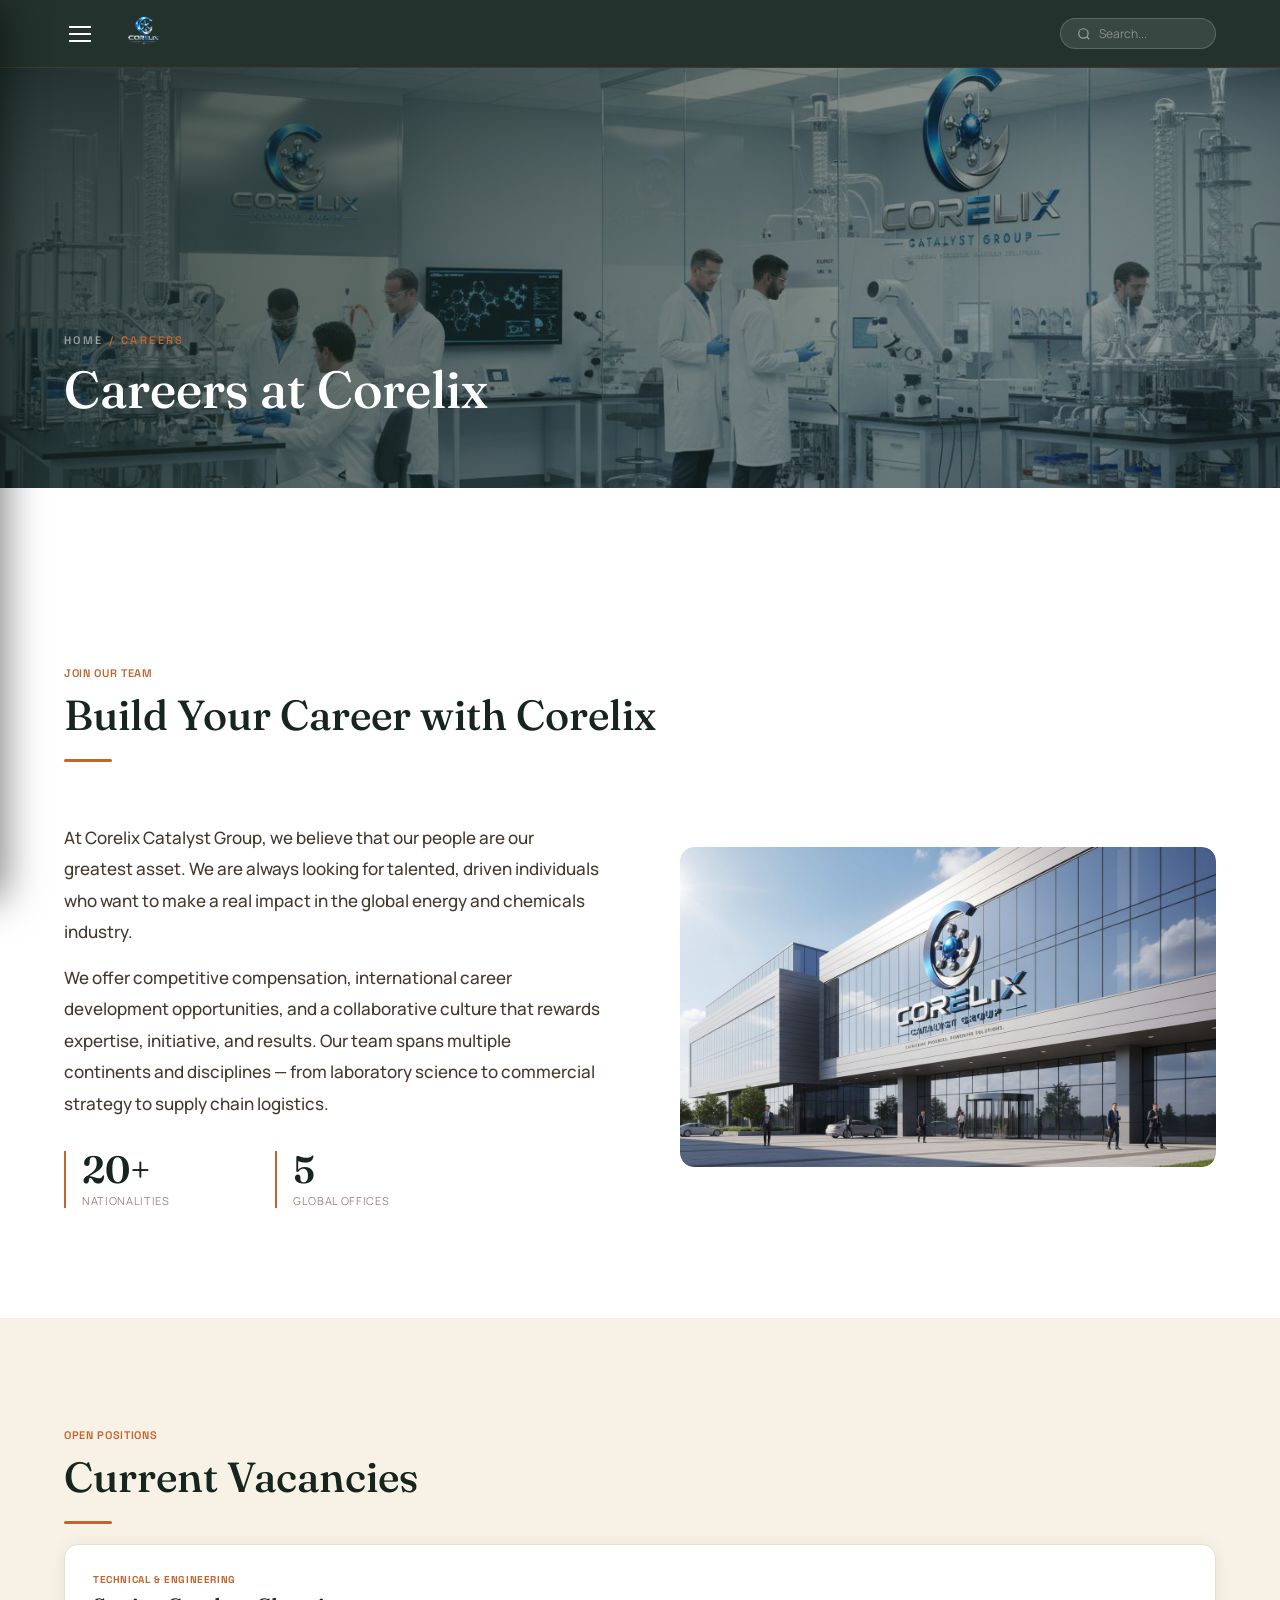
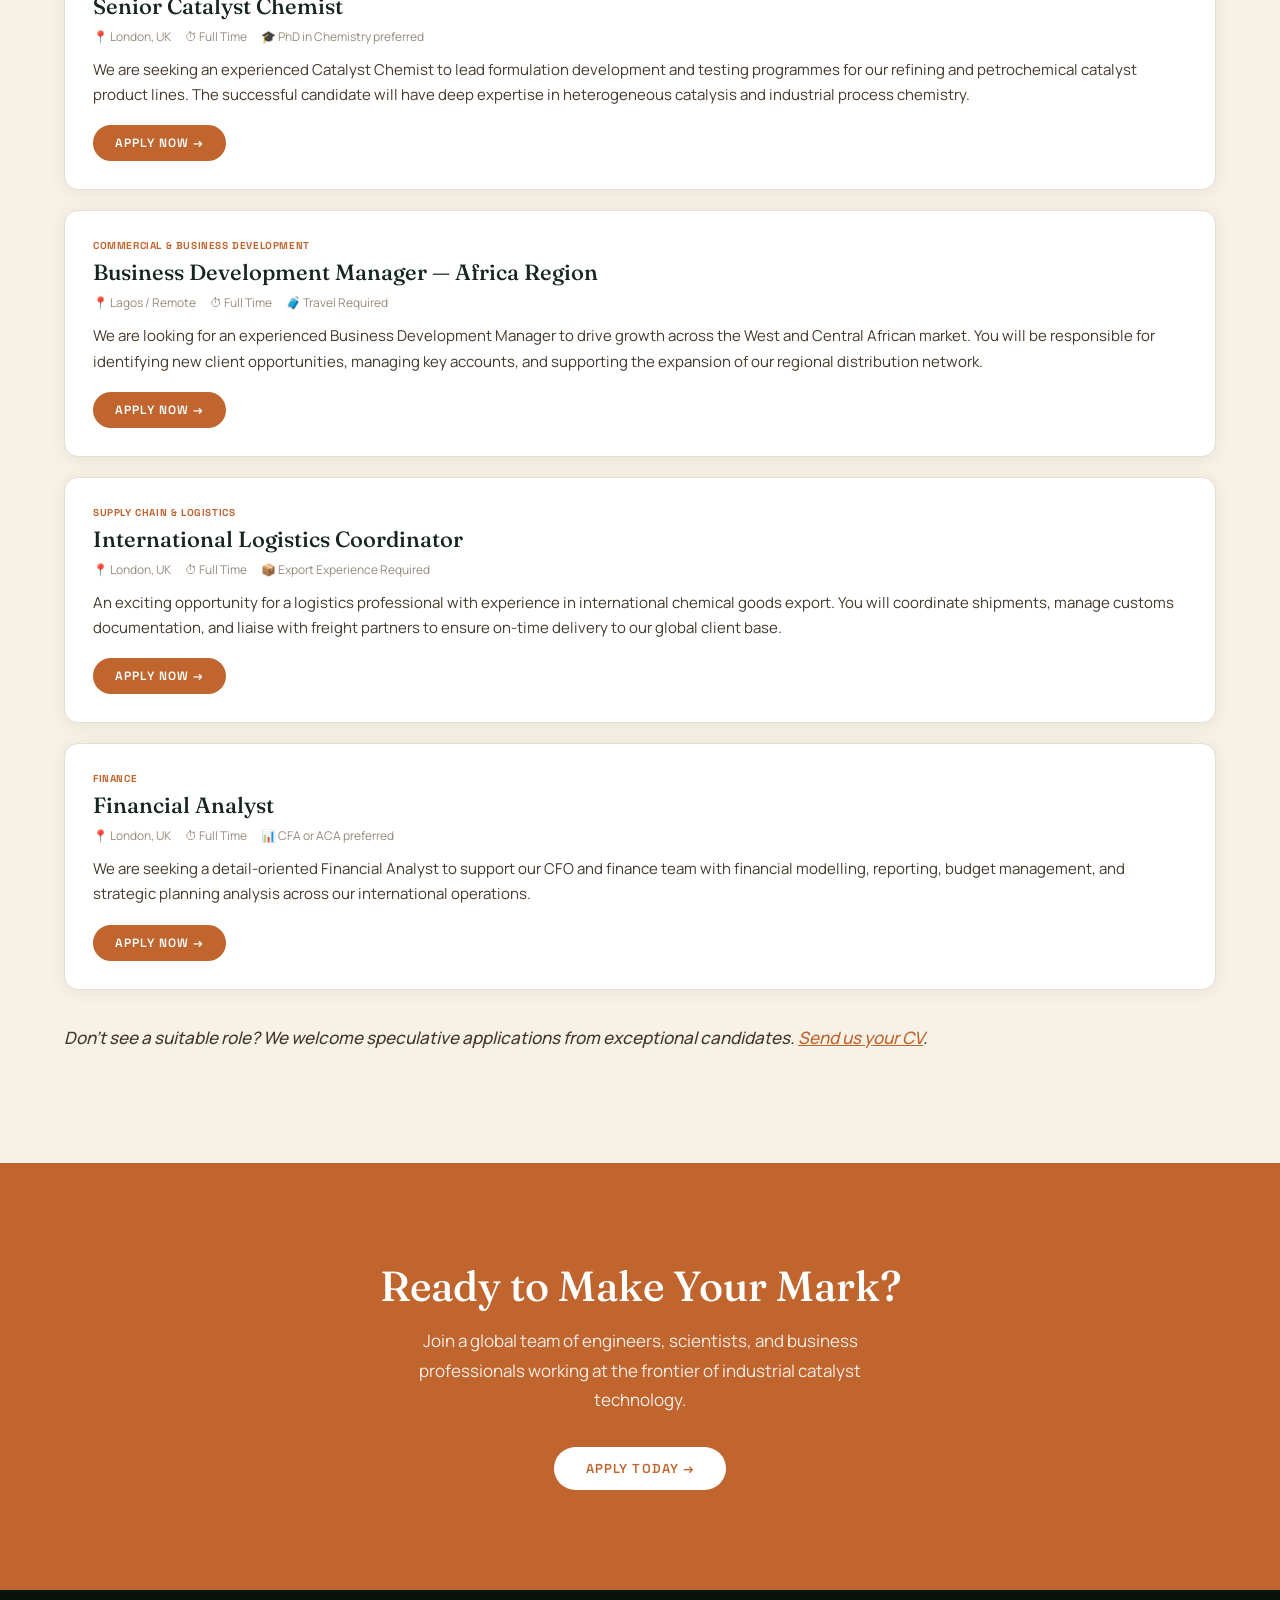
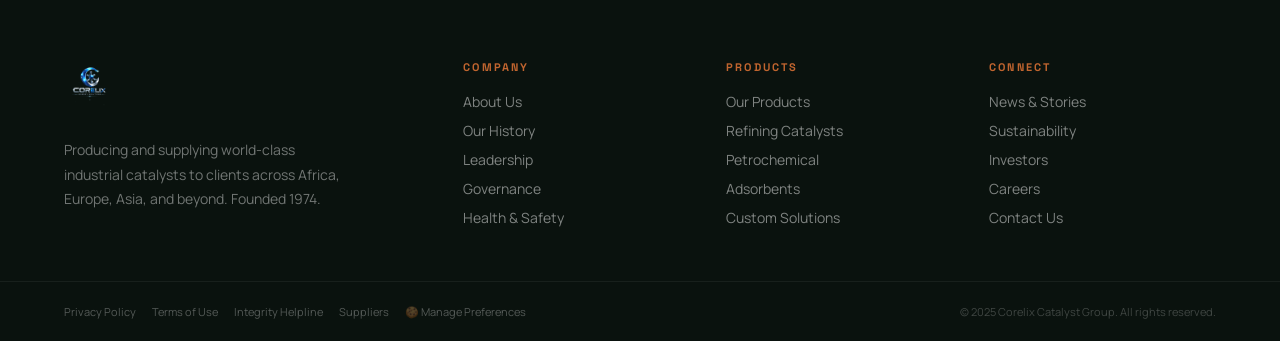
<file: careers.html>
<!DOCTYPE html>
<html lang="en">
<head>
<meta charset="UTF-8"/>
<meta name="viewport" content="width=device-width, initial-scale=1.0"/>
<meta name="description" content="Careers at Corelix Catalyst Group — Join our global team"/>
<title>Careers | Corelix Catalyst Group</title>
<link rel="stylesheet" href="css/style.css"/>
<link href="https://fonts.googleapis.com/css2?family=Fraunces:opsz,wght@9..144,400;9..144,500;9..144,600&family=Manrope:wght@300;400;500;600;700&family=Space+Grotesk:wght@400;500;600;700&display=swap" rel="stylesheet"/>
</head>
<body>

<nav class="navbar" id="navbar">
  <div class="nav-left">
    <button class="hamburger" id="hamburgerBtn" aria-label="Open menu">
      <span></span><span></span><span></span>
    </button>
    <a href="index.html" class="nav-logo">
      <img src="images/logo.png" alt="Corelix Catalyst Group" class="nav-logo-img"/>
    </a>
  </div>
  <div class="nav-right">
    <div class="nav-search">
      <svg width="14" height="14" viewBox="0 0 24 24" fill="none" stroke="white" stroke-width="2"><circle cx="11" cy="11" r="8"/><path d="m21 21-4.35-4.35"/></svg>
      <input type="text" placeholder="Search..." aria-label="Search"/>
    </div>
  </div>
</nav>

<div class="menu-overlay" id="menuOverlay"></div>
<div class="side-menu" id="sideMenu">
  <div class="menu-header">
    <a href="index.html" class="nav-logo">
      <img src="images/logo.png" alt="Corelix Catalyst Group" class="nav-logo-img"/>
    </a>
    <button class="menu-close" id="menuCloseBtn" aria-label="Close menu">✕</button>
  </div>

  <div class="menu-section" data-section="company">
    <div class="menu-section-title" onclick="toggleSection('company')">
      Our Company <span class="menu-chevron">▼</span>
    </div>
    <div class="menu-items">
      <a class="menu-item heading" href="about.html">Our Company</a>
      <a class="menu-item" href="about.html#history" data-page="about.html">Our History</a>
      <a class="menu-item" href="about.html#strategy">Our Strategy</a>
      <a class="menu-item" href="about.html#values">Purpose &amp; Values</a>
      <a class="menu-item" href="leadership.html#team">Leadership Team</a>
      <a class="menu-item" href="leadership.html#board">Board of Directors</a>
      <a class="menu-item" href="about.html#governance">Governance</a>
      <a class="menu-item" href="about.html#safety">Health &amp; Safety</a>
    </div>
  </div>

  <div class="menu-section" data-section="operations">
    <div class="menu-section-title" onclick="toggleSection('operations')">
      Our Operations <span class="menu-chevron">▼</span>
    </div>
    <div class="menu-items">
      <a class="menu-item heading" href="products.html">Our Operations</a>
      <a class="menu-item" href="products.html#refining">Oil &amp; Gas Refining</a>
      <a class="menu-item" href="products.html#petrochemical">Petrochemical Catalysts</a>
      <a class="menu-item" href="products.html#industrial">Industrial Processing</a>
      <a class="menu-item" href="products.html#adsorbents">Adsorbents</a>
      <a class="menu-item" href="products.html#value-chain">Value Chain</a>
      <a class="menu-item" href="products.html">Products &amp; Services</a>
    </div>
  </div>

  <div class="menu-section" data-section="investors">
    <div class="menu-section-title" onclick="toggleSection('investors')">
      Investors <span class="menu-chevron">▼</span>
    </div>
    <div class="menu-items">
      <a class="menu-item heading" href="investors.html">Investors</a>
      <a class="menu-item" href="investors.html#results">Financial Results &amp; Reports</a>
      <a class="menu-item" href="investors.html#presentations">Presentations &amp; Events</a>
      <a class="menu-item" href="investors.html#shareholders">Shareholder Information &amp; FAQs</a>
      <a class="menu-item" href="investors.html#guidance">Corporate Guidance</a>
      <a class="menu-item" href="investors.html#market">Market Indicators</a>
    </div>
  </div>

  <div class="menu-section" data-section="sustain">
    <div class="menu-section-title" onclick="toggleSection('sustain')">
      Sustainability <span class="menu-chevron">▼</span>
    </div>
    <div class="menu-items">
      <a class="menu-item heading" href="sustainability.html">Sustainability</a>
      <a class="menu-item" href="sustainability.html#biodiversity">Biodiversity</a>
      <a class="menu-item" href="sustainability.html#climate">Climate &amp; GHG Emissions</a>
      <a class="menu-item" href="sustainability.html#water">Water Stewardship</a>
      <a class="menu-item" href="sustainability.html#people">Acceptance &amp; Belonging</a>
      <a class="menu-item" href="sustainability.html#social">Social Investment</a>
      <a class="menu-item" href="sustainability.html#innovation">Innovation &amp; Technology</a>
      <a class="menu-item" href="sustainability.html#reporting">Reporting</a>
    </div>
  </div>

  <div class="menu-section" data-section="news">
    <div class="menu-section-title" onclick="toggleSection('news')">
      News &amp; Stories <span class="menu-chevron">▼</span>
    </div>
    <div class="menu-items">
      <a class="menu-item heading" href="news.html">News &amp; Stories</a>
      <a class="menu-item" href="news.html#releases">News Releases</a>
      <a class="menu-item" href="news.html#stories">Our Stories</a>
      <a class="menu-item" href="news.html#views">Our Views</a>
      <a class="menu-item" href="news.html#glossary">Glossary</a>
    </div>
  </div>

  <div class="menu-footer">
    <a class="menu-footer-link" href="contact.html#integrity">Integrity Helpline</a>
    <a class="menu-footer-link" href="careers.html">Careers</a>
    <a class="menu-footer-link" href="contact.html#suppliers">Suppliers</a>
    <span class="menu-footer-link" onclick="showConsent()">🍪 Manage Consent Preferences</span>
  </div>
</div>


<div class="page-hero" style="margin-top:68px;">
  <div class="page-hero-bg" style="background-image:url('images/lab.jpg')"></div>
  <div class="page-hero-content">
    <div class="page-hero-breadcrumb"><a href="index.html">Home</a> / Careers</div>
    <h1 class="page-hero-title">Careers at Corelix</h1>
  </div>
</div>

<section class="section section-bg-white">
  <div class="section-label">Join Our Team</div>
  <h2 class="section-title">Build Your Career with Corelix</h2>
  <div class="divider"></div>
  <div class="split-grid reveal">
    <div>
      <p class="section-body">At Corelix Catalyst Group, we believe that our people are our greatest asset. We are always looking for talented, driven individuals who want to make a real impact in the global energy and chemicals industry.</p>
      <p class="section-body" style="margin-top:14px;">We offer competitive compensation, international career development opportunities, and a collaborative culture that rewards expertise, initiative, and results. Our team spans multiple continents and disciplines — from laboratory science to commercial strategy to supply chain logistics.</p>
      <div class="stat-row" style="margin-top:32px;max-width:400px;">
        <div class="stat-item"><div class="stat-number">20+</div><div class="stat-label">Nationalities</div></div>
        <div class="stat-item"><div class="stat-number">5</div><div class="stat-label">Global Offices</div></div>
      </div>
    </div>
    <div class="split-image-wrap"><img src="images/hero.jpg" alt="Corelix team" style="min-height:320px;"/></div>
  </div>
</section>

<section class="section section-bg-off">
  <div class="section-label">Open Positions</div>
  <h2 class="section-title">Current Vacancies</h2>
  <div class="divider"></div>
  <div class="reveal">
    <div class="job-listing">
      <div class="job-dept">Technical &amp; Engineering</div>
      <div class="job-title">Senior Catalyst Chemist</div>
      <div class="job-meta"><span class="job-tag">📍 London, UK</span><span class="job-tag">⏱ Full Time</span><span class="job-tag">🎓 PhD in Chemistry preferred</span></div>
      <p class="job-desc">We are seeking an experienced Catalyst Chemist to lead formulation development and testing programmes for our refining and petrochemical catalyst product lines. The successful candidate will have deep expertise in heterogeneous catalysis and industrial process chemistry.</p>
      <div style="margin-top:18px;"><a href="contact.html" class="btn-primary" style="padding:10px 22px;font-size:12px;">Apply Now &rarr;</a></div>
    </div>
    <div class="job-listing">
      <div class="job-dept">Commercial &amp; Business Development</div>
      <div class="job-title">Business Development Manager — Africa Region</div>
      <div class="job-meta"><span class="job-tag">📍 Lagos / Remote</span><span class="job-tag">⏱ Full Time</span><span class="job-tag">🧳 Travel Required</span></div>
      <p class="job-desc">We are looking for an experienced Business Development Manager to drive growth across the West and Central African market. You will be responsible for identifying new client opportunities, managing key accounts, and supporting the expansion of our regional distribution network.</p>
      <div style="margin-top:18px;"><a href="contact.html" class="btn-primary" style="padding:10px 22px;font-size:12px;">Apply Now &rarr;</a></div>
    </div>
    <div class="job-listing">
      <div class="job-dept">Supply Chain &amp; Logistics</div>
      <div class="job-title">International Logistics Coordinator</div>
      <div class="job-meta"><span class="job-tag">📍 London, UK</span><span class="job-tag">⏱ Full Time</span><span class="job-tag">📦 Export Experience Required</span></div>
      <p class="job-desc">An exciting opportunity for a logistics professional with experience in international chemical goods export. You will coordinate shipments, manage customs documentation, and liaise with freight partners to ensure on-time delivery to our global client base.</p>
      <div style="margin-top:18px;"><a href="contact.html" class="btn-primary" style="padding:10px 22px;font-size:12px;">Apply Now &rarr;</a></div>
    </div>
    <div class="job-listing">
      <div class="job-dept">Finance</div>
      <div class="job-title">Financial Analyst</div>
      <div class="job-meta"><span class="job-tag">📍 London, UK</span><span class="job-tag">⏱ Full Time</span><span class="job-tag">📊 CFA or ACA preferred</span></div>
      <p class="job-desc">We are seeking a detail-oriented Financial Analyst to support our CFO and finance team with financial modelling, reporting, budget management, and strategic planning analysis across our international operations.</p>
      <div style="margin-top:18px;"><a href="contact.html" class="btn-primary" style="padding:10px 22px;font-size:12px;">Apply Now &rarr;</a></div>
    </div>
  </div>
  <p class="section-body" style="margin-top:32px;font-style:italic;">Don&apos;t see a suitable role? We welcome speculative applications from exceptional candidates. <a href="contact.html" style="color:var(--gold);">Send us your CV</a>.</p>
</section>

<section class="cta-band gold">
  <h2 class="section-title">Ready to Make Your Mark?</h2>
  <p>Join a global team of engineers, scientists, and business professionals working at the frontier of industrial catalyst technology.</p>
  <a href="contact.html" class="btn-white">Apply Today &rarr;</a>
</section>


<footer class="footer">
  <div class="footer-main">
    <div>
      <a href="index.html" class="nav-logo">
        <img src="images/logo.png" alt="Corelix Catalyst Group" class="footer-logo-img"/>
      </a>
      <p class="footer-brand-text">Producing and supplying world‑class industrial catalysts to clients across Africa, Europe, Asia, and beyond. Founded 1974.</p>
    </div>
    <div class="footer-group">
      <h4>Company</h4>
      <a href="about.html">About Us</a>
      <a href="about.html#history">Our History</a>
      <a href="leadership.html">Leadership</a>
      <a href="about.html#governance">Governance</a>
      <a href="about.html#safety">Health &amp; Safety</a>
    </div>
    <div class="footer-group">
      <h4>Products</h4>
      <a href="products.html">Our Products</a>
      <a href="products.html#refining">Refining Catalysts</a>
      <a href="products.html#petrochemical">Petrochemical</a>
      <a href="products.html#adsorbents">Adsorbents</a>
      <a href="products.html#custom">Custom Solutions</a>
    </div>
    <div class="footer-group">
      <h4>Connect</h4>
      <a href="news.html">News &amp; Stories</a>
      <a href="sustainability.html">Sustainability</a>
      <a href="investors.html">Investors</a>
      <a href="careers.html">Careers</a>
      <a href="contact.html">Contact Us</a>
    </div>
  </div>
  <div class="footer-bottom">
    <div class="footer-legal">
      <a href="#">Privacy Policy</a>
      <a href="#">Terms of Use</a>
      <a href="contact.html#integrity">Integrity Helpline</a>
      <a href="contact.html#suppliers">Suppliers</a>
      <a href="#" onclick="showConsent();return false;">🍪 Manage Preferences</a>
    </div>
    <div class="footer-copy">&copy; 2025 Corelix Catalyst Group. All rights reserved.</div>
  </div>
</footer>

<div class="cookie-bar" id="cookieBar">
  <p class="cookie-text">We use cookies to improve your experience. See our <a href="#">Cookie Policy</a> and <a href="#">Privacy Policy</a>.</p>
  <div class="cookie-btns">
    <button class="cookie-accept" onclick="acceptCookies()">Accept All</button>
    <button class="cookie-manage" onclick="showConsent()">Manage Preferences</button>
  </div>
</div>

<script src="js/script.js"></script>

</body>
</html>
</file>
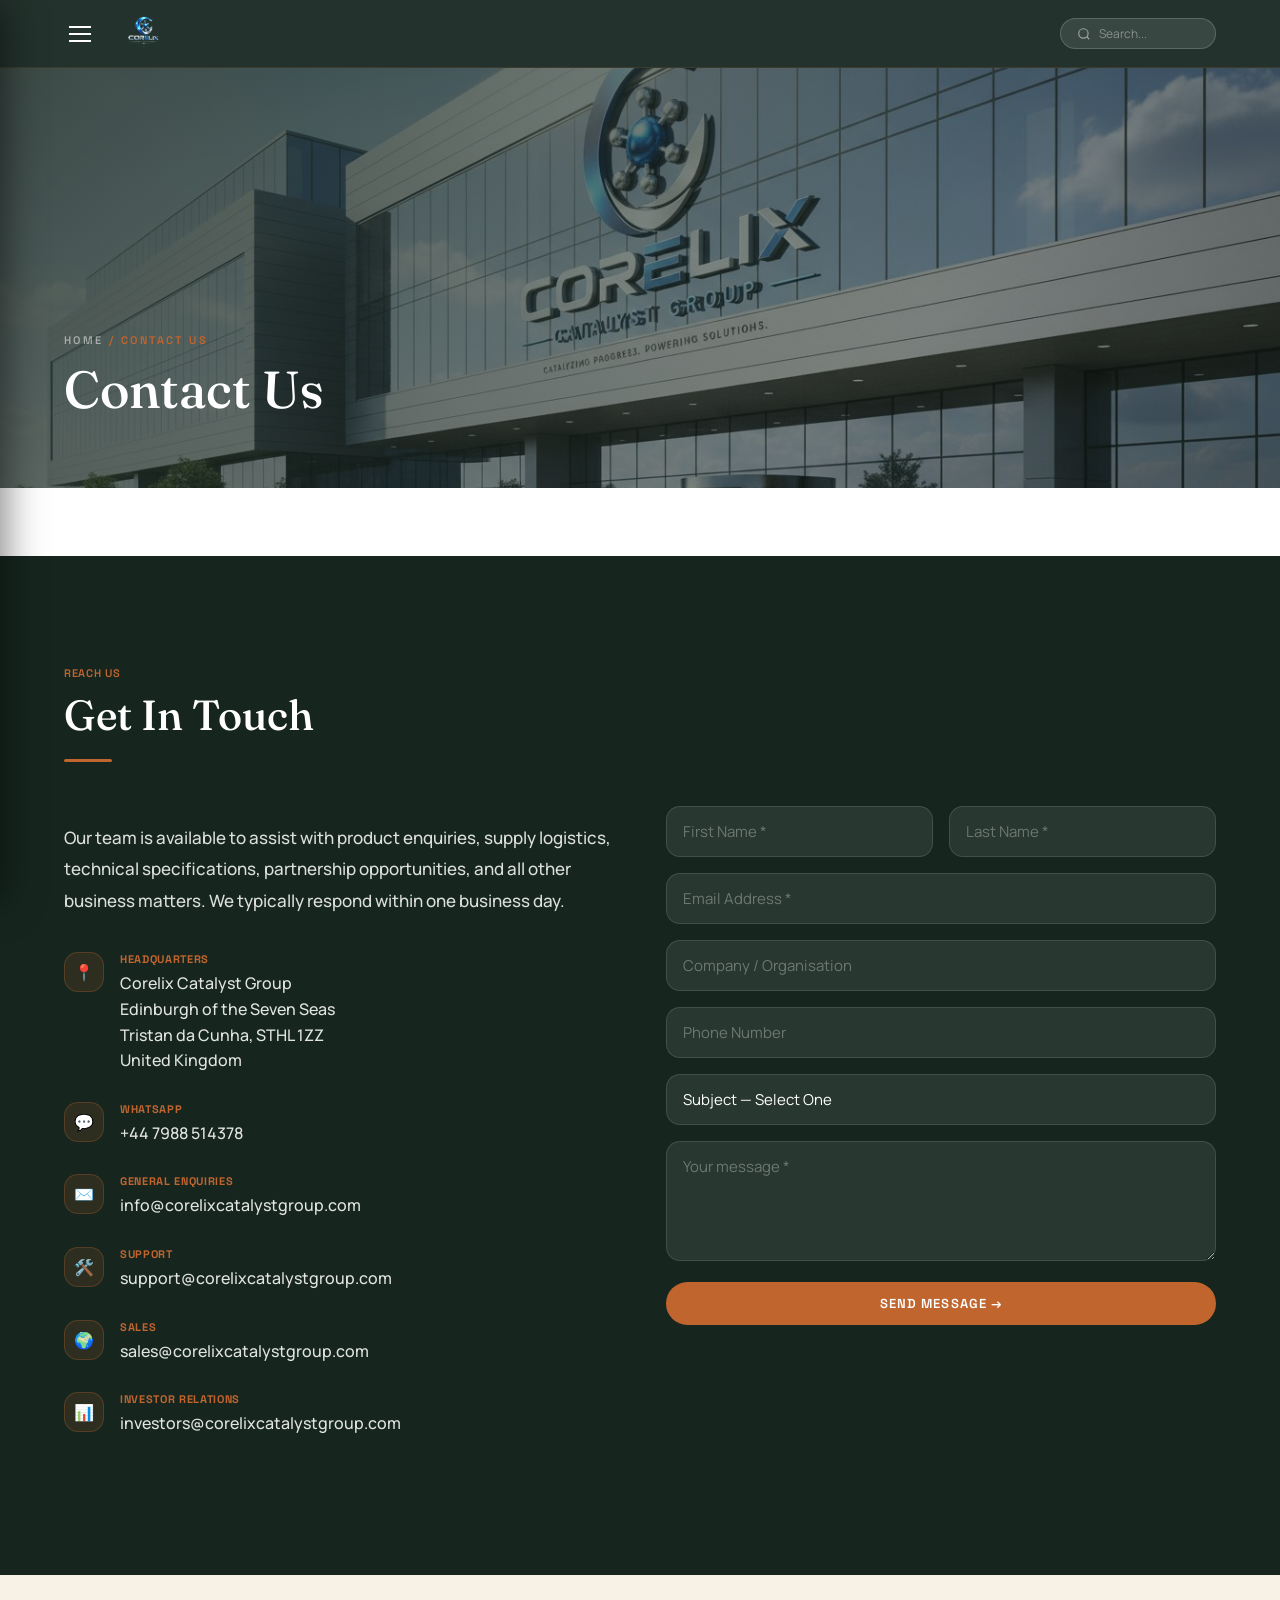
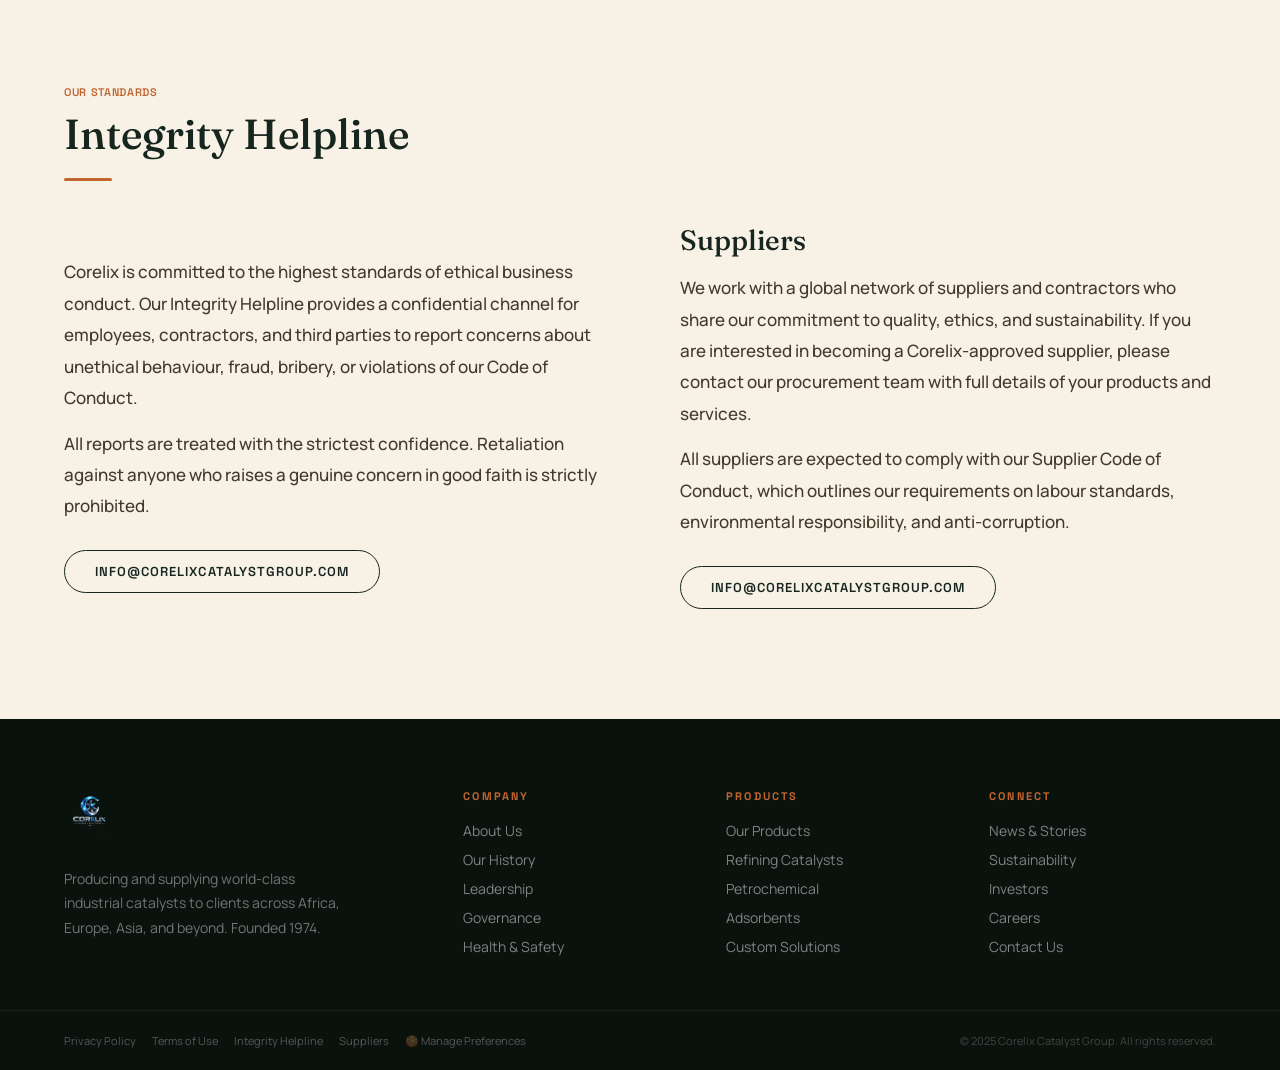
<file: contact.html>
<!DOCTYPE html>
<html lang="en">
<head>
<meta charset="UTF-8"/>
<meta name="viewport" content="width=device-width, initial-scale=1.0"/>
<meta name="description" content="Contact Corelix Catalyst Group — Enquiries, export, investors, suppliers"/>
<title>Contact Us | Corelix Catalyst Group</title>
<link rel="stylesheet" href="css/style.css"/>
<link href="https://fonts.googleapis.com/css2?family=Fraunces:opsz,wght@9..144,400;9..144,500;9..144,600&family=Manrope:wght@300;400;500;600;700&family=Space+Grotesk:wght@400;500;600;700&display=swap" rel="stylesheet"/>
</head>
<body>

<nav class="navbar" id="navbar">
  <div class="nav-left">
    <button class="hamburger" id="hamburgerBtn" aria-label="Open menu">
      <span></span><span></span><span></span>
    </button>
    <a href="index.html" class="nav-logo">
      <img src="images/logo.png" alt="Corelix Catalyst Group" class="nav-logo-img"/>
    </a>
  </div>
  <div class="nav-right">
    <div class="nav-search">
      <svg width="14" height="14" viewBox="0 0 24 24" fill="none" stroke="white" stroke-width="2"><circle cx="11" cy="11" r="8"/><path d="m21 21-4.35-4.35"/></svg>
      <input type="text" placeholder="Search..." aria-label="Search"/>
    </div>
  </div>
</nav>

<div class="menu-overlay" id="menuOverlay"></div>
<div class="side-menu" id="sideMenu">
  <div class="menu-header">
    <a href="index.html" class="nav-logo">
      <img src="images/logo.png" alt="Corelix Catalyst Group" class="nav-logo-img"/>
    </a>
    <button class="menu-close" id="menuCloseBtn" aria-label="Close menu">✕</button>
  </div>

  <div class="menu-section" data-section="company">
    <div class="menu-section-title" onclick="toggleSection('company')">
      Our Company <span class="menu-chevron">▼</span>
    </div>
    <div class="menu-items">
      <a class="menu-item heading" href="about.html">Our Company</a>
      <a class="menu-item" href="about.html#history" data-page="about.html">Our History</a>
      <a class="menu-item" href="about.html#strategy">Our Strategy</a>
      <a class="menu-item" href="about.html#values">Purpose &amp; Values</a>
      <a class="menu-item" href="leadership.html#team">Leadership Team</a>
      <a class="menu-item" href="leadership.html#board">Board of Directors</a>
      <a class="menu-item" href="about.html#governance">Governance</a>
      <a class="menu-item" href="about.html#safety">Health &amp; Safety</a>
    </div>
  </div>

  <div class="menu-section" data-section="operations">
    <div class="menu-section-title" onclick="toggleSection('operations')">
      Our Operations <span class="menu-chevron">▼</span>
    </div>
    <div class="menu-items">
      <a class="menu-item heading" href="products.html">Our Operations</a>
      <a class="menu-item" href="products.html#refining">Oil &amp; Gas Refining</a>
      <a class="menu-item" href="products.html#petrochemical">Petrochemical Catalysts</a>
      <a class="menu-item" href="products.html#industrial">Industrial Processing</a>
      <a class="menu-item" href="products.html#adsorbents">Adsorbents</a>
      <a class="menu-item" href="products.html#value-chain">Value Chain</a>
      <a class="menu-item" href="products.html">Products &amp; Services</a>
    </div>
  </div>

  <div class="menu-section" data-section="investors">
    <div class="menu-section-title" onclick="toggleSection('investors')">
      Investors <span class="menu-chevron">▼</span>
    </div>
    <div class="menu-items">
      <a class="menu-item heading" href="investors.html">Investors</a>
      <a class="menu-item" href="investors.html#results">Financial Results &amp; Reports</a>
      <a class="menu-item" href="investors.html#presentations">Presentations &amp; Events</a>
      <a class="menu-item" href="investors.html#shareholders">Shareholder Information &amp; FAQs</a>
      <a class="menu-item" href="investors.html#guidance">Corporate Guidance</a>
      <a class="menu-item" href="investors.html#market">Market Indicators</a>
    </div>
  </div>

  <div class="menu-section" data-section="sustain">
    <div class="menu-section-title" onclick="toggleSection('sustain')">
      Sustainability <span class="menu-chevron">▼</span>
    </div>
    <div class="menu-items">
      <a class="menu-item heading" href="sustainability.html">Sustainability</a>
      <a class="menu-item" href="sustainability.html#biodiversity">Biodiversity</a>
      <a class="menu-item" href="sustainability.html#climate">Climate &amp; GHG Emissions</a>
      <a class="menu-item" href="sustainability.html#water">Water Stewardship</a>
      <a class="menu-item" href="sustainability.html#people">Acceptance &amp; Belonging</a>
      <a class="menu-item" href="sustainability.html#social">Social Investment</a>
      <a class="menu-item" href="sustainability.html#innovation">Innovation &amp; Technology</a>
      <a class="menu-item" href="sustainability.html#reporting">Reporting</a>
    </div>
  </div>

  <div class="menu-section" data-section="news">
    <div class="menu-section-title" onclick="toggleSection('news')">
      News &amp; Stories <span class="menu-chevron">▼</span>
    </div>
    <div class="menu-items">
      <a class="menu-item heading" href="news.html">News &amp; Stories</a>
      <a class="menu-item" href="news.html#releases">News Releases</a>
      <a class="menu-item" href="news.html#stories">Our Stories</a>
      <a class="menu-item" href="news.html#views">Our Views</a>
      <a class="menu-item" href="news.html#glossary">Glossary</a>
    </div>
  </div>

  <div class="menu-footer">
    <a class="menu-footer-link" href="contact.html#integrity">Integrity Helpline</a>
    <a class="menu-footer-link" href="careers.html">Careers</a>
    <a class="menu-footer-link" href="contact.html#suppliers">Suppliers</a>
    <span class="menu-footer-link" onclick="showConsent()">🍪 Manage Consent Preferences</span>
  </div>
</div>


<div class="page-hero" style="margin-top:68px;">
  <div class="page-hero-bg" style="background-image:url('images/hero.jpg')"></div>
  <div class="page-hero-content">
    <div class="page-hero-breadcrumb"><a href="index.html">Home</a> / Contact Us</div>
    <h1 class="page-hero-title">Contact Us</h1>
  </div>
</div>

<section class="section section-bg-navy">
  <div class="section-label">Reach Us</div>
  <h2 class="section-title light">Get In Touch</h2>
  <div class="divider"></div>
  <div class="contact-grid reveal">
    <div>
      <p class="section-body light" style="margin-bottom:36px;">Our team is available to assist with product enquiries, supply logistics, technical specifications, partnership opportunities, and all other business matters. We typically respond within one business day.</p>
      <div class="contact-info-item">
        <div class="contact-icon-box">📍</div>
        <div>
          <div class="contact-label">Headquarters</div>
          <div class="contact-value">Corelix Catalyst Group<br>Edinburgh of the Seven Seas<br>Tristan da Cunha, STHL 1ZZ<br>United Kingdom</div>
        </div>
      </div>
      <div class="contact-info-item">
        <div class="contact-icon-box">💬</div>
        <div>
          <div class="contact-label">WhatsApp</div>
          <div class="contact-value">+44 7988 514378</div>
        </div>
      </div>
      <div class="contact-info-item">
        <div class="contact-icon-box">✉️</div>
        <div>
          <div class="contact-label">General Enquiries</div>
          <div class="contact-value">info@corelixcatalystgroup.com</div>
        </div>
      </div>
      <div class="contact-info-item">
        <div class="contact-icon-box">🛠️</div>
        <div>
          <div class="contact-label">Support</div>
          <div class="contact-value">support@corelixcatalystgroup.com</div>
        </div>
      </div>
      <div class="contact-info-item">
        <div class="contact-icon-box">🌍</div>
        <div>
          <div class="contact-label">Sales</div>
          <div class="contact-value">sales@corelixcatalystgroup.com</div>
        </div>
      </div>
      <div class="contact-info-item">
        <div class="contact-icon-box">📊</div>
        <div>
          <div class="contact-label">Investor Relations</div>
          <div class="contact-value">investors@corelixcatalystgroup.com</div>
        </div>
      </div>
    </div>
    <div>
      <div class="form-row" style="margin-bottom:0;">
        <div class="form-group"><input type="text" placeholder="First Name *" required/></div>
        <div class="form-group"><input type="text" placeholder="Last Name *" required/></div>
      </div>
      <div class="form-group"><input type="email" placeholder="Email Address *" required/></div>
      <div class="form-group"><input type="text" placeholder="Company / Organisation"/></div>
      <div class="form-group"><input type="tel" placeholder="Phone Number"/></div>
      <div class="form-group">
        <select required>
          <option value="" disabled selected>Subject — Select One</option>
          <option>Product Enquiry</option>
          <option>Bulk Supply &amp; Export</option>
          <option>Technical Consulting</option>
          <option>Partnership Opportunity</option>
          <option>Investor Relations</option>
          <option>Careers / Recruitment</option>
          <option>General Enquiry</option>
        </select>
      </div>
      <div class="form-group"><textarea placeholder="Your message *" required></textarea></div>
      <button class="btn-primary" style="width:100%;justify-content:center;" type="submit">Send Message &rarr;</button>
    </div>
  </div>
</section>

<!-- INTEGRITY & SUPPLIERS -->
<section class="section section-bg-off" id="integrity">
  <div class="section-label">Our Standards</div>
  <h2 class="section-title">Integrity Helpline</h2>
  <div class="divider"></div>
  <div class="split-grid reveal">
    <div>
      <p class="section-body">Corelix is committed to the highest standards of ethical business conduct. Our Integrity Helpline provides a confidential channel for employees, contractors, and third parties to report concerns about unethical behaviour, fraud, bribery, or violations of our Code of Conduct.</p>
      <p class="section-body" style="margin-top:14px;">All reports are treated with the strictest confidence. Retaliation against anyone who raises a genuine concern in good faith is strictly prohibited.</p>
      <div style="margin-top:28px;"><a href="mailto:info@corelixcatalystgroup.com" class="btn-outline-dark">info@corelixcatalystgroup.com</a></div>
    </div>
    <div id="suppliers">
      <h3 style="font-family:'Fraunces',serif;font-size:28px;color:var(--navy);margin-bottom:16px;">Suppliers</h3>
      <p class="section-body">We work with a global network of suppliers and contractors who share our commitment to quality, ethics, and sustainability. If you are interested in becoming a Corelix-approved supplier, please contact our procurement team with full details of your products and services.</p>
      <p class="section-body" style="margin-top:14px;">All suppliers are expected to comply with our Supplier Code of Conduct, which outlines our requirements on labour standards, environmental responsibility, and anti-corruption.</p>
      <div style="margin-top:28px;"><a href="mailto:info@corelixcatalystgroup.com" class="btn-outline-dark">info@corelixcatalystgroup.com</a></div>
    </div>
  </div>
</section>


<footer class="footer">
  <div class="footer-main">
    <div>
      <a href="index.html" class="nav-logo">
        <img src="images/logo.png" alt="Corelix Catalyst Group" class="footer-logo-img"/>
      </a>
      <p class="footer-brand-text">Producing and supplying world‑class industrial catalysts to clients across Africa, Europe, Asia, and beyond. Founded 1974.</p>
    </div>
    <div class="footer-group">
      <h4>Company</h4>
      <a href="about.html">About Us</a>
      <a href="about.html#history">Our History</a>
      <a href="leadership.html">Leadership</a>
      <a href="about.html#governance">Governance</a>
      <a href="about.html#safety">Health &amp; Safety</a>
    </div>
    <div class="footer-group">
      <h4>Products</h4>
      <a href="products.html">Our Products</a>
      <a href="products.html#refining">Refining Catalysts</a>
      <a href="products.html#petrochemical">Petrochemical</a>
      <a href="products.html#adsorbents">Adsorbents</a>
      <a href="products.html#custom">Custom Solutions</a>
    </div>
    <div class="footer-group">
      <h4>Connect</h4>
      <a href="news.html">News &amp; Stories</a>
      <a href="sustainability.html">Sustainability</a>
      <a href="investors.html">Investors</a>
      <a href="careers.html">Careers</a>
      <a href="contact.html">Contact Us</a>
    </div>
  </div>
  <div class="footer-bottom">
    <div class="footer-legal">
      <a href="#">Privacy Policy</a>
      <a href="#">Terms of Use</a>
      <a href="contact.html#integrity">Integrity Helpline</a>
      <a href="contact.html#suppliers">Suppliers</a>
      <a href="#" onclick="showConsent();return false;">🍪 Manage Preferences</a>
    </div>
    <div class="footer-copy">&copy; 2025 Corelix Catalyst Group. All rights reserved.</div>
  </div>
</footer>

<div class="cookie-bar" id="cookieBar">
  <p class="cookie-text">We use cookies to improve your experience. See our <a href="#">Cookie Policy</a> and <a href="#">Privacy Policy</a>.</p>
  <div class="cookie-btns">
    <button class="cookie-accept" onclick="acceptCookies()">Accept All</button>
    <button class="cookie-manage" onclick="showConsent()">Manage Preferences</button>
  </div>
</div>

<script src="js/script.js"></script>

</body>
</html>
</file>
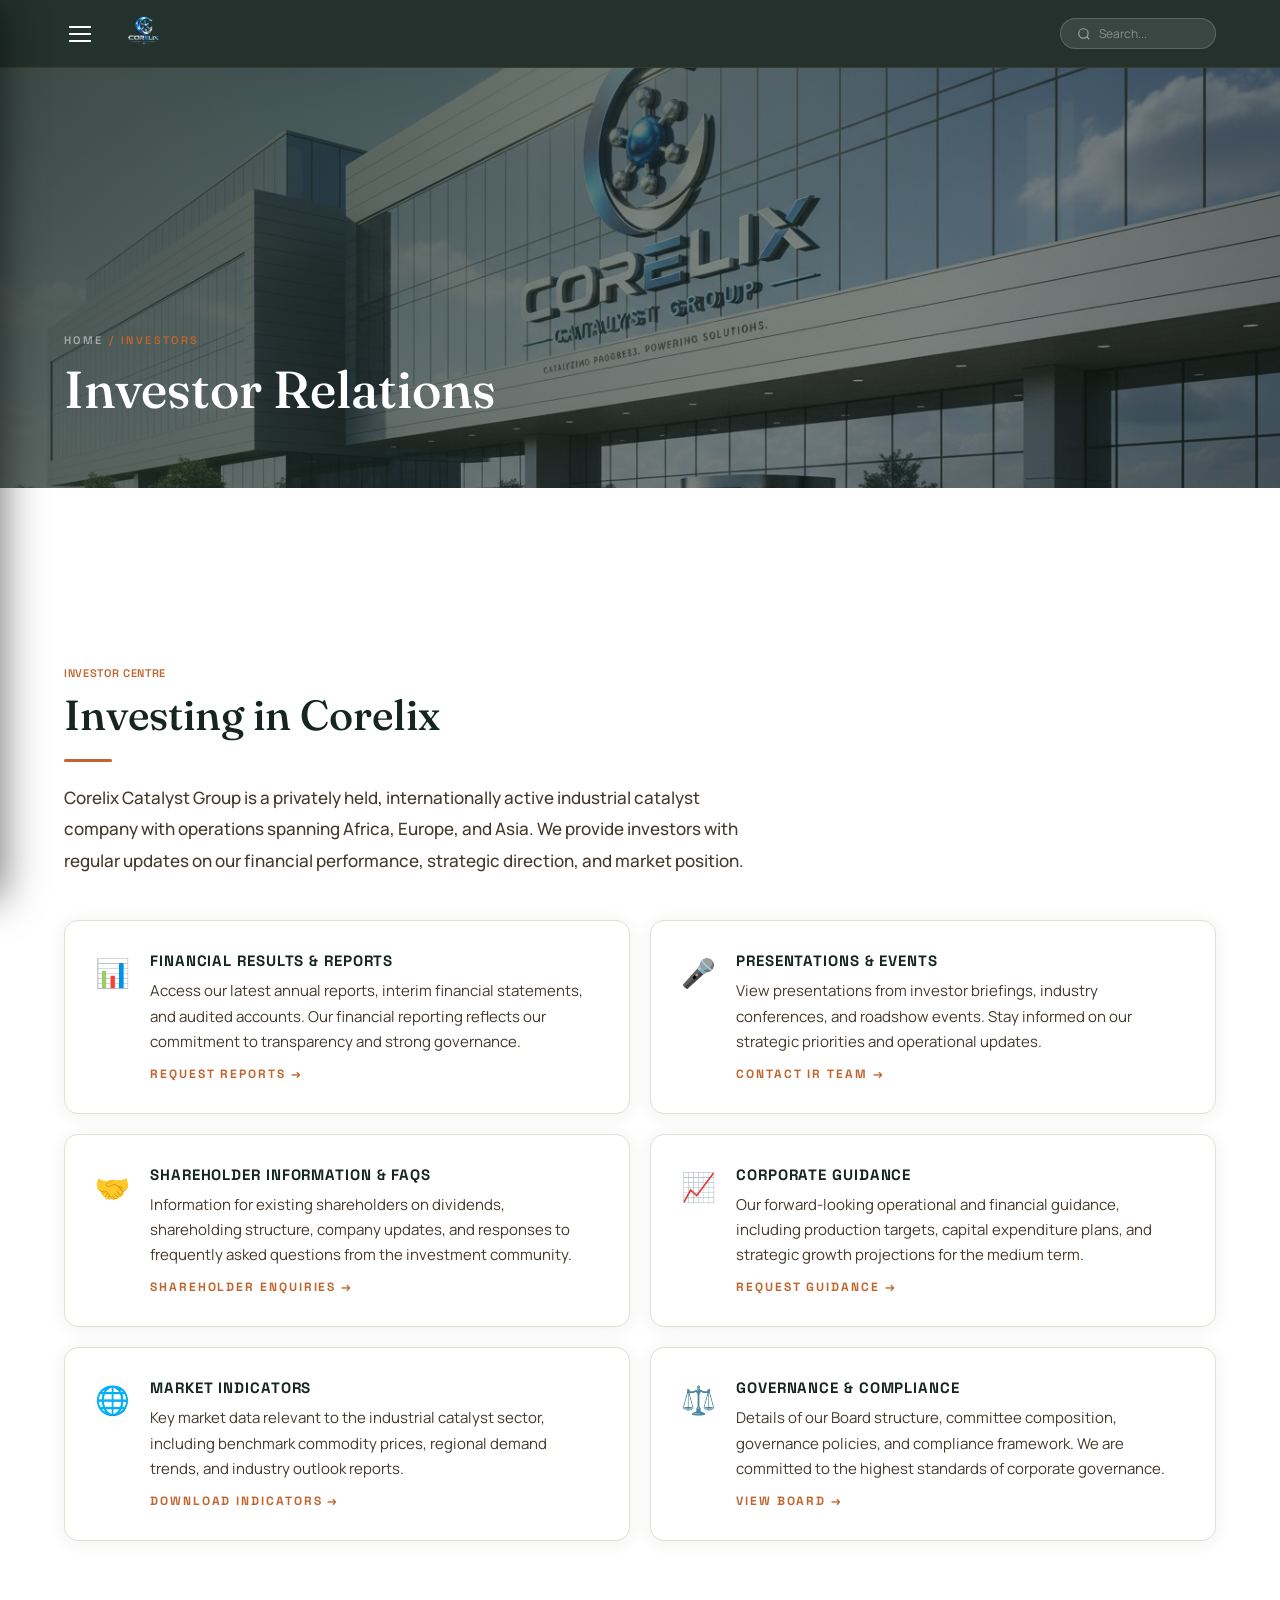
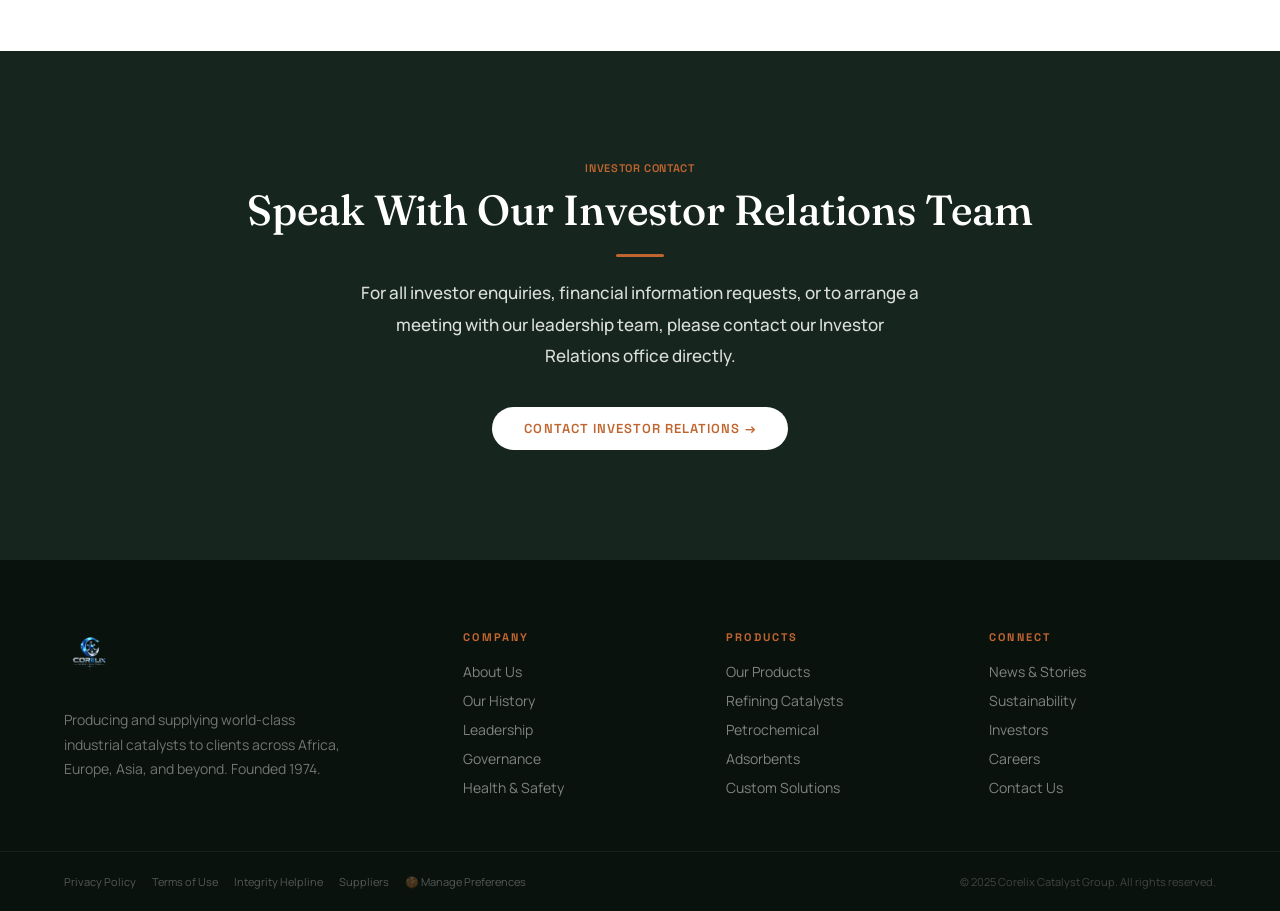
<file: investors.html>
<!DOCTYPE html>
<html lang="en">
<head>
<meta charset="UTF-8"/>
<meta name="viewport" content="width=device-width, initial-scale=1.0"/>
<meta name="description" content="Corelix Catalyst Group Investor Relations — Reports, guidance, and shareholder information"/>
<title>Investors | Corelix Catalyst Group</title>
<link rel="stylesheet" href="css/style.css"/>
<link href="https://fonts.googleapis.com/css2?family=Fraunces:opsz,wght@9..144,400;9..144,500;9..144,600&family=Manrope:wght@300;400;500;600;700&family=Space+Grotesk:wght@400;500;600;700&display=swap" rel="stylesheet"/>
</head>
<body>

<nav class="navbar" id="navbar">
  <div class="nav-left">
    <button class="hamburger" id="hamburgerBtn" aria-label="Open menu">
      <span></span><span></span><span></span>
    </button>
    <a href="index.html" class="nav-logo">
      <img src="images/logo.png" alt="Corelix Catalyst Group" class="nav-logo-img"/>
    </a>
  </div>
  <div class="nav-right">
    <div class="nav-search">
      <svg width="14" height="14" viewBox="0 0 24 24" fill="none" stroke="white" stroke-width="2"><circle cx="11" cy="11" r="8"/><path d="m21 21-4.35-4.35"/></svg>
      <input type="text" placeholder="Search..." aria-label="Search"/>
    </div>
  </div>
</nav>

<div class="menu-overlay" id="menuOverlay"></div>
<div class="side-menu" id="sideMenu">
  <div class="menu-header">
    <a href="index.html" class="nav-logo">
      <img src="images/logo.png" alt="Corelix Catalyst Group" class="nav-logo-img"/>
    </a>
    <button class="menu-close" id="menuCloseBtn" aria-label="Close menu">✕</button>
  </div>

  <div class="menu-section" data-section="company">
    <div class="menu-section-title" onclick="toggleSection('company')">
      Our Company <span class="menu-chevron">▼</span>
    </div>
    <div class="menu-items">
      <a class="menu-item heading" href="about.html">Our Company</a>
      <a class="menu-item" href="about.html#history" data-page="about.html">Our History</a>
      <a class="menu-item" href="about.html#strategy">Our Strategy</a>
      <a class="menu-item" href="about.html#values">Purpose &amp; Values</a>
      <a class="menu-item" href="leadership.html#team">Leadership Team</a>
      <a class="menu-item" href="leadership.html#board">Board of Directors</a>
      <a class="menu-item" href="about.html#governance">Governance</a>
      <a class="menu-item" href="about.html#safety">Health &amp; Safety</a>
    </div>
  </div>

  <div class="menu-section" data-section="operations">
    <div class="menu-section-title" onclick="toggleSection('operations')">
      Our Operations <span class="menu-chevron">▼</span>
    </div>
    <div class="menu-items">
      <a class="menu-item heading" href="products.html">Our Operations</a>
      <a class="menu-item" href="products.html#refining">Oil &amp; Gas Refining</a>
      <a class="menu-item" href="products.html#petrochemical">Petrochemical Catalysts</a>
      <a class="menu-item" href="products.html#industrial">Industrial Processing</a>
      <a class="menu-item" href="products.html#adsorbents">Adsorbents</a>
      <a class="menu-item" href="products.html#value-chain">Value Chain</a>
      <a class="menu-item" href="products.html">Products &amp; Services</a>
    </div>
  </div>

  <div class="menu-section" data-section="investors">
    <div class="menu-section-title" onclick="toggleSection('investors')">
      Investors <span class="menu-chevron">▼</span>
    </div>
    <div class="menu-items">
      <a class="menu-item heading" href="investors.html">Investors</a>
      <a class="menu-item" href="investors.html#results">Financial Results &amp; Reports</a>
      <a class="menu-item" href="investors.html#presentations">Presentations &amp; Events</a>
      <a class="menu-item" href="investors.html#shareholders">Shareholder Information &amp; FAQs</a>
      <a class="menu-item" href="investors.html#guidance">Corporate Guidance</a>
      <a class="menu-item" href="investors.html#market">Market Indicators</a>
    </div>
  </div>

  <div class="menu-section" data-section="sustain">
    <div class="menu-section-title" onclick="toggleSection('sustain')">
      Sustainability <span class="menu-chevron">▼</span>
    </div>
    <div class="menu-items">
      <a class="menu-item heading" href="sustainability.html">Sustainability</a>
      <a class="menu-item" href="sustainability.html#biodiversity">Biodiversity</a>
      <a class="menu-item" href="sustainability.html#climate">Climate &amp; GHG Emissions</a>
      <a class="menu-item" href="sustainability.html#water">Water Stewardship</a>
      <a class="menu-item" href="sustainability.html#people">Acceptance &amp; Belonging</a>
      <a class="menu-item" href="sustainability.html#social">Social Investment</a>
      <a class="menu-item" href="sustainability.html#innovation">Innovation &amp; Technology</a>
      <a class="menu-item" href="sustainability.html#reporting">Reporting</a>
    </div>
  </div>

  <div class="menu-section" data-section="news">
    <div class="menu-section-title" onclick="toggleSection('news')">
      News &amp; Stories <span class="menu-chevron">▼</span>
    </div>
    <div class="menu-items">
      <a class="menu-item heading" href="news.html">News &amp; Stories</a>
      <a class="menu-item" href="news.html#releases">News Releases</a>
      <a class="menu-item" href="news.html#stories">Our Stories</a>
      <a class="menu-item" href="news.html#views">Our Views</a>
      <a class="menu-item" href="news.html#glossary">Glossary</a>
    </div>
  </div>

  <div class="menu-footer">
    <a class="menu-footer-link" href="contact.html#integrity">Integrity Helpline</a>
    <a class="menu-footer-link" href="careers.html">Careers</a>
    <a class="menu-footer-link" href="contact.html#suppliers">Suppliers</a>
    <span class="menu-footer-link" onclick="showConsent()">🍪 Manage Consent Preferences</span>
  </div>
</div>


<div class="page-hero" style="margin-top:68px;">
  <div class="page-hero-bg" style="background-image:url('images/hero.jpg')"></div>
  <div class="page-hero-content">
    <div class="page-hero-breadcrumb"><a href="index.html">Home</a> / Investors</div>
    <h1 class="page-hero-title">Investor Relations</h1>
  </div>
</div>

<section class="section section-bg-white">
  <div class="section-label">Investor Centre</div>
  <h2 class="section-title">Investing in Corelix</h2>
  <div class="divider"></div>
  <p class="section-body" style="max-width:700px;">Corelix Catalyst Group is a privately held, internationally active industrial catalyst company with operations spanning Africa, Europe, and Asia. We provide investors with regular updates on our financial performance, strategic direction, and market position.</p>
  <div class="investor-cards reveal">
    <div class="investor-card" id="results">
      <div class="investor-icon">📊</div>
      <div><div class="investor-title">Financial Results &amp; Reports</div><p class="investor-text">Access our latest annual reports, interim financial statements, and audited accounts. Our financial reporting reflects our commitment to transparency and strong governance.</p><a href="contact.html" class="read-more" style="margin-top:12px;display:inline-flex;">Request Reports &rarr;</a></div>
    </div>
    <div class="investor-card" id="presentations">
      <div class="investor-icon">🎤</div>
      <div><div class="investor-title">Presentations &amp; Events</div><p class="investor-text">View presentations from investor briefings, industry conferences, and roadshow events. Stay informed on our strategic priorities and operational updates.</p><a href="contact.html" class="read-more" style="margin-top:12px;display:inline-flex;">Contact IR Team &rarr;</a></div>
    </div>
    <div class="investor-card" id="shareholders">
      <div class="investor-icon">🤝</div>
      <div><div class="investor-title">Shareholder Information &amp; FAQs</div><p class="investor-text">Information for existing shareholders on dividends, shareholding structure, company updates, and responses to frequently asked questions from the investment community.</p><a href="contact.html" class="read-more" style="margin-top:12px;display:inline-flex;">Shareholder Enquiries &rarr;</a></div>
    </div>
    <div class="investor-card" id="guidance">
      <div class="investor-icon">📈</div>
      <div><div class="investor-title">Corporate Guidance</div><p class="investor-text">Our forward-looking operational and financial guidance, including production targets, capital expenditure plans, and strategic growth projections for the medium term.</p><a href="contact.html" class="read-more" style="margin-top:12px;display:inline-flex;">Request Guidance &rarr;</a></div>
    </div>
    <div class="investor-card" id="market">
      <div class="investor-icon">🌐</div>
      <div><div class="investor-title">Market Indicators</div><p class="investor-text">Key market data relevant to the industrial catalyst sector, including benchmark commodity prices, regional demand trends, and industry outlook reports.</p><a href="contact.html" class="read-more" style="margin-top:12px;display:inline-flex;">Download Indicators &rarr;</a></div>
    </div>
    <div class="investor-card">
      <div class="investor-icon">⚖️</div>
      <div><div class="investor-title">Governance &amp; Compliance</div><p class="investor-text">Details of our Board structure, committee composition, governance policies, and compliance framework. We are committed to the highest standards of corporate governance.</p><a href="leadership.html" class="read-more" style="margin-top:12px;display:inline-flex;">View Board &rarr;</a></div>
    </div>
  </div>
</section>

<section class="section section-bg-navy" style="text-align:center;">
  <div class="section-label">Investor Contact</div>
  <h2 class="section-title light">Speak With Our Investor Relations Team</h2>
  <div class="divider" style="margin:20px auto;"></div>
  <p class="section-body light" style="max-width:560px;margin:0 auto 36px;">For all investor enquiries, financial information requests, or to arrange a meeting with our leadership team, please contact our Investor Relations office directly.</p>
  <a href="contact.html" class="btn-white">Contact Investor Relations &rarr;</a>
</section>


<footer class="footer">
  <div class="footer-main">
    <div>
      <a href="index.html" class="nav-logo">
        <img src="images/logo.png" alt="Corelix Catalyst Group" class="footer-logo-img"/>
      </a>
      <p class="footer-brand-text">Producing and supplying world‑class industrial catalysts to clients across Africa, Europe, Asia, and beyond. Founded 1974.</p>
    </div>
    <div class="footer-group">
      <h4>Company</h4>
      <a href="about.html">About Us</a>
      <a href="about.html#history">Our History</a>
      <a href="leadership.html">Leadership</a>
      <a href="about.html#governance">Governance</a>
      <a href="about.html#safety">Health &amp; Safety</a>
    </div>
    <div class="footer-group">
      <h4>Products</h4>
      <a href="products.html">Our Products</a>
      <a href="products.html#refining">Refining Catalysts</a>
      <a href="products.html#petrochemical">Petrochemical</a>
      <a href="products.html#adsorbents">Adsorbents</a>
      <a href="products.html#custom">Custom Solutions</a>
    </div>
    <div class="footer-group">
      <h4>Connect</h4>
      <a href="news.html">News &amp; Stories</a>
      <a href="sustainability.html">Sustainability</a>
      <a href="investors.html">Investors</a>
      <a href="careers.html">Careers</a>
      <a href="contact.html">Contact Us</a>
    </div>
  </div>
  <div class="footer-bottom">
    <div class="footer-legal">
      <a href="#">Privacy Policy</a>
      <a href="#">Terms of Use</a>
      <a href="contact.html#integrity">Integrity Helpline</a>
      <a href="contact.html#suppliers">Suppliers</a>
      <a href="#" onclick="showConsent();return false;">🍪 Manage Preferences</a>
    </div>
    <div class="footer-copy">&copy; 2025 Corelix Catalyst Group. All rights reserved.</div>
  </div>
</footer>

<div class="cookie-bar" id="cookieBar">
  <p class="cookie-text">We use cookies to improve your experience. See our <a href="#">Cookie Policy</a> and <a href="#">Privacy Policy</a>.</p>
  <div class="cookie-btns">
    <button class="cookie-accept" onclick="acceptCookies()">Accept All</button>
    <button class="cookie-manage" onclick="showConsent()">Manage Preferences</button>
  </div>
</div>

<script src="js/script.js"></script>

</body>
</html>
</file>
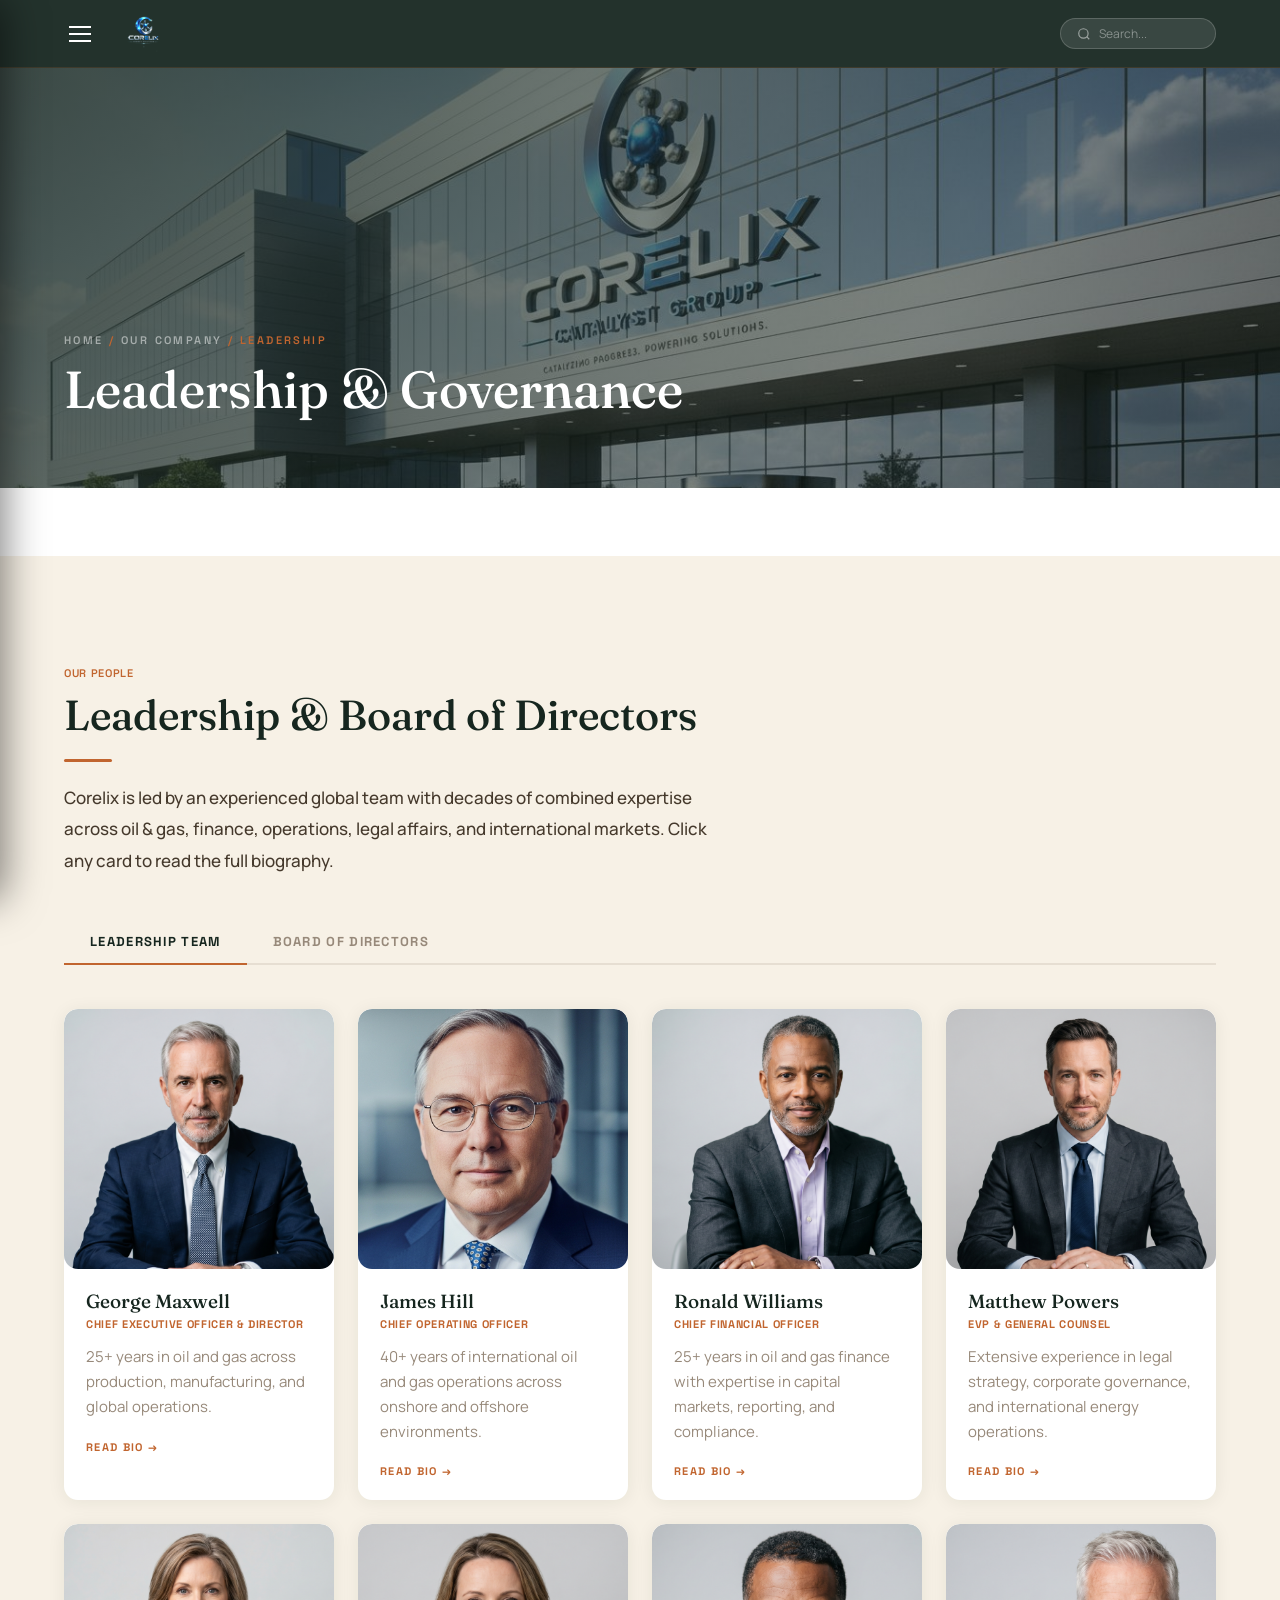
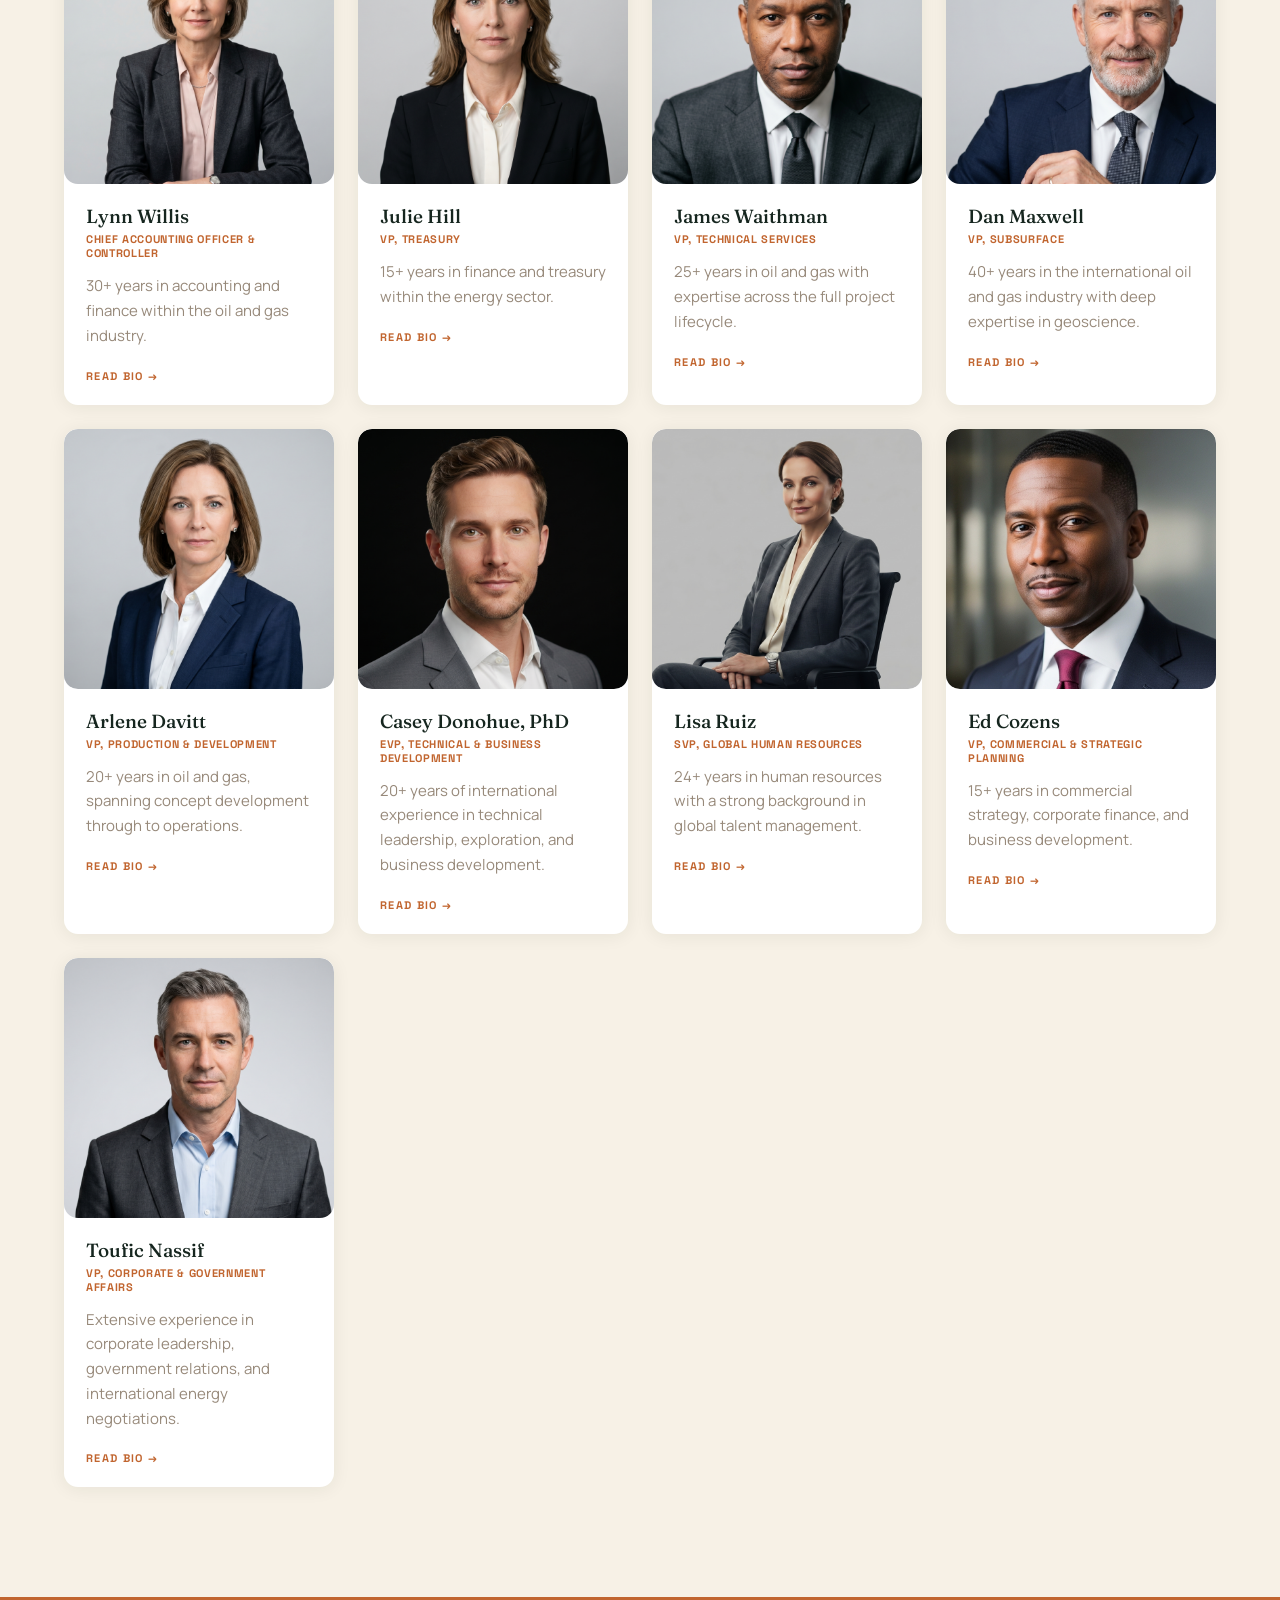
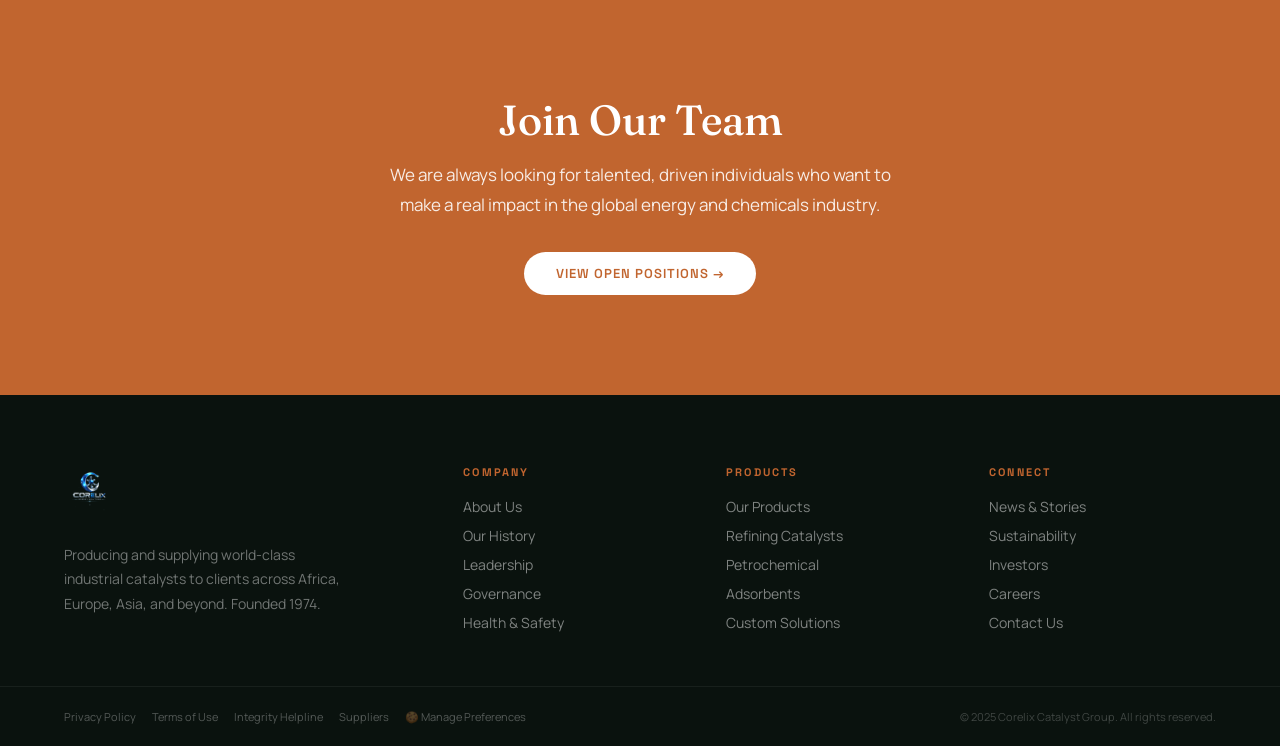
<file: leadership.html>
<!DOCTYPE html>
<html lang="en">
<head>
<meta charset="UTF-8"/>
<meta name="viewport" content="width=device-width, initial-scale=1.0"/>
<meta name="description" content="Corelix Catalyst Group Leadership Team and Board of Directors"/>
<title>Leadership | Corelix Catalyst Group</title>
<link rel="stylesheet" href="css/style.css"/>
<link href="https://fonts.googleapis.com/css2?family=Fraunces:opsz,wght@9..144,400;9..144,500;9..144,600&family=Manrope:wght@300;400;500;600;700&family=Space+Grotesk:wght@400;500;600;700&display=swap" rel="stylesheet"/>
</head>
<body>

<nav class="navbar" id="navbar">
  <div class="nav-left">
    <button class="hamburger" id="hamburgerBtn" aria-label="Open menu">
      <span></span><span></span><span></span>
    </button>
    <a href="index.html" class="nav-logo">
      <img src="images/logo.png" alt="Corelix Catalyst Group" class="nav-logo-img"/>
    </a>
  </div>
  <div class="nav-right">
    <div class="nav-search">
      <svg width="14" height="14" viewBox="0 0 24 24" fill="none" stroke="white" stroke-width="2"><circle cx="11" cy="11" r="8"/><path d="m21 21-4.35-4.35"/></svg>
      <input type="text" placeholder="Search..." aria-label="Search"/>
    </div>
  </div>
</nav>

<div class="menu-overlay" id="menuOverlay"></div>
<div class="side-menu" id="sideMenu">
  <div class="menu-header">
    <a href="index.html" class="nav-logo">
      <img src="images/logo.png" alt="Corelix Catalyst Group" class="nav-logo-img"/>
    </a>
    <button class="menu-close" id="menuCloseBtn" aria-label="Close menu">✕</button>
  </div>

  <div class="menu-section" data-section="company">
    <div class="menu-section-title" onclick="toggleSection('company')">
      Our Company <span class="menu-chevron">▼</span>
    </div>
    <div class="menu-items">
      <a class="menu-item heading" href="about.html">Our Company</a>
      <a class="menu-item" href="about.html#history" data-page="about.html">Our History</a>
      <a class="menu-item" href="about.html#strategy">Our Strategy</a>
      <a class="menu-item" href="about.html#values">Purpose &amp; Values</a>
      <a class="menu-item" href="leadership.html#team">Leadership Team</a>
      <a class="menu-item" href="leadership.html#board">Board of Directors</a>
      <a class="menu-item" href="about.html#governance">Governance</a>
      <a class="menu-item" href="about.html#safety">Health &amp; Safety</a>
    </div>
  </div>

  <div class="menu-section" data-section="operations">
    <div class="menu-section-title" onclick="toggleSection('operations')">
      Our Operations <span class="menu-chevron">▼</span>
    </div>
    <div class="menu-items">
      <a class="menu-item heading" href="products.html">Our Operations</a>
      <a class="menu-item" href="products.html#refining">Oil &amp; Gas Refining</a>
      <a class="menu-item" href="products.html#petrochemical">Petrochemical Catalysts</a>
      <a class="menu-item" href="products.html#industrial">Industrial Processing</a>
      <a class="menu-item" href="products.html#adsorbents">Adsorbents</a>
      <a class="menu-item" href="products.html#value-chain">Value Chain</a>
      <a class="menu-item" href="products.html">Products &amp; Services</a>
    </div>
  </div>

  <div class="menu-section" data-section="investors">
    <div class="menu-section-title" onclick="toggleSection('investors')">
      Investors <span class="menu-chevron">▼</span>
    </div>
    <div class="menu-items">
      <a class="menu-item heading" href="investors.html">Investors</a>
      <a class="menu-item" href="investors.html#results">Financial Results &amp; Reports</a>
      <a class="menu-item" href="investors.html#presentations">Presentations &amp; Events</a>
      <a class="menu-item" href="investors.html#shareholders">Shareholder Information &amp; FAQs</a>
      <a class="menu-item" href="investors.html#guidance">Corporate Guidance</a>
      <a class="menu-item" href="investors.html#market">Market Indicators</a>
    </div>
  </div>

  <div class="menu-section" data-section="sustain">
    <div class="menu-section-title" onclick="toggleSection('sustain')">
      Sustainability <span class="menu-chevron">▼</span>
    </div>
    <div class="menu-items">
      <a class="menu-item heading" href="sustainability.html">Sustainability</a>
      <a class="menu-item" href="sustainability.html#biodiversity">Biodiversity</a>
      <a class="menu-item" href="sustainability.html#climate">Climate &amp; GHG Emissions</a>
      <a class="menu-item" href="sustainability.html#water">Water Stewardship</a>
      <a class="menu-item" href="sustainability.html#people">Acceptance &amp; Belonging</a>
      <a class="menu-item" href="sustainability.html#social">Social Investment</a>
      <a class="menu-item" href="sustainability.html#innovation">Innovation &amp; Technology</a>
      <a class="menu-item" href="sustainability.html#reporting">Reporting</a>
    </div>
  </div>

  <div class="menu-section" data-section="news">
    <div class="menu-section-title" onclick="toggleSection('news')">
      News &amp; Stories <span class="menu-chevron">▼</span>
    </div>
    <div class="menu-items">
      <a class="menu-item heading" href="news.html">News &amp; Stories</a>
      <a class="menu-item" href="news.html#releases">News Releases</a>
      <a class="menu-item" href="news.html#stories">Our Stories</a>
      <a class="menu-item" href="news.html#views">Our Views</a>
      <a class="menu-item" href="news.html#glossary">Glossary</a>
    </div>
  </div>

  <div class="menu-footer">
    <a class="menu-footer-link" href="contact.html#integrity">Integrity Helpline</a>
    <a class="menu-footer-link" href="careers.html">Careers</a>
    <a class="menu-footer-link" href="contact.html#suppliers">Suppliers</a>
    <span class="menu-footer-link" onclick="showConsent()">🍪 Manage Consent Preferences</span>
  </div>
</div>


<div class="page-hero" style="margin-top:68px;">
  <div class="page-hero-bg" style="background-image:url('images/hero.jpg')"></div>
  <div class="page-hero-content">
    <div class="page-hero-breadcrumb"><a href="index.html">Home</a> / <a href="about.html">Our Company</a> / Leadership</div>
    <h1 class="page-hero-title">Leadership &amp; Governance</h1>
  </div>
</div>

<section class="section section-bg-off">
  <div class="section-label">Our People</div>
  <h2 class="section-title">Leadership &amp; Board of Directors</h2>
  <div class="divider"></div>
  <p class="section-body" style="max-width:660px;">Corelix is led by an experienced global team with decades of combined expertise across oil &amp; gas, finance, operations, legal affairs, and international markets. Click any card to read the full biography.</p>

  <div class="team-tabs" style="margin-top:44px;">
    <button class="tab-btn active" data-tab="leadership" onclick="switchTab('leadership')">Leadership Team</button>
    <button class="tab-btn" data-tab="board" onclick="switchTab('board')">Board of Directors</button>
  </div>

  <!-- LEADERSHIP TEAM -->
  <div class="tab-panel active" id="tab-leadership">
    <div class="team-grid">

    <div class="team-card" onclick="toggleBio(this)">
      <img class="team-photo" src="images/george-maxwell.jpg" alt="George Maxwell"/>
      <div class="team-info">
        <div class="team-name">George Maxwell</div>
        <div class="team-role">Chief Executive Officer &amp; Director</div>
        <p class="team-bio-short">25+ years in oil and gas across production, manufacturing, and global operations.</p>
        <p class="team-bio-full">George Maxwell brings over 25 years of experience in the oil and gas industry, spanning production, manufacturing, and global operations. As CEO of Corelix Catalyst Group, he leads strategic growth and international expansion. He has held senior leadership roles across Europe, Africa, and Asia, with strong expertise in finance and business development. His global insight and industry experience drive the company's long-term vision and performance.</p>
        <button class="team-toggle">Read Bio &rarr;</button>
      </div>
    </div>
    <div class="team-card" onclick="toggleBio(this)">
      <img class="team-photo" src="images/james-hill.jpg" alt="James Hill"/>
      <div class="team-info">
        <div class="team-name">James Hill</div>
        <div class="team-role">Chief Operating Officer</div>
        <p class="team-bio-short">40+ years of international oil and gas operations across onshore and offshore environments.</p>
        <p class="team-bio-full">James Hill brings over 40 years of international experience in oil and gas operations, spanning onshore and offshore environments. At Corelix Catalyst Group, he oversees operational strategy and execution across global activities. His expertise covers the full project lifecycle, including exploration, development, and production management. His leadership ensures efficient operations, technical excellence, and consistent delivery across all projects.</p>
        <button class="team-toggle">Read Bio &rarr;</button>
      </div>
    </div>
    <div class="team-card" onclick="toggleBio(this)">
      <img class="team-photo" src="images/ronald-williams.jpg" alt="Ronald Williams"/>
      <div class="team-info">
        <div class="team-name">Ronald Williams</div>
        <div class="team-role">Chief Financial Officer</div>
        <p class="team-bio-short">25+ years in oil and gas finance with expertise in capital markets, reporting, and compliance.</p>
        <p class="team-bio-full">Ronald Williams brings over 25 years of experience in finance within the oil and gas industry, with expertise in capital markets, reporting, and compliance. At Corelix Catalyst Group, he leads financial strategy, ensuring strong governance and sustainable growth. He has held senior financial leadership roles across international organisations and complex markets. His expertise supports sound financial management and long-term value creation.</p>
        <button class="team-toggle">Read Bio &rarr;</button>
      </div>
    </div>
    <div class="team-card" onclick="toggleBio(this)">
      <img class="team-photo" src="images/matthew-powers.jpg" alt="Matthew Powers"/>
      <div class="team-info">
        <div class="team-name">Matthew Powers</div>
        <div class="team-role">EVP &amp; General Counsel</div>
        <p class="team-bio-short">Extensive experience in legal strategy, corporate governance, and international energy operations.</p>
        <p class="team-bio-full">Matthew Powers brings extensive experience in legal strategy, corporate governance, and international energy operations. At Corelix Catalyst Group, he oversees legal affairs, ensuring compliance and supporting strategic decision-making. He has held senior legal roles in multinational organisations and leading law firms. His expertise strengthens the company's regulatory framework and global business operations.</p>
        <button class="team-toggle">Read Bio &rarr;</button>
      </div>
    </div>
    <div class="team-card" onclick="toggleBio(this)">
      <img class="team-photo" src="images/lynn-willis.jpg" alt="Lynn Willis"/>
      <div class="team-info">
        <div class="team-name">Lynn Willis</div>
        <div class="team-role">Chief Accounting Officer &amp; Controller</div>
        <p class="team-bio-short">30+ years in accounting and finance within the oil and gas industry.</p>
        <p class="team-bio-full">Lynn Willis brings over 30 years of experience in accounting and finance within the oil and gas industry. At Corelix Catalyst Group, she oversees accounting operations, financial reporting, and internal controls. She has held senior roles across international and emerging energy companies, as well as public accounting. Her expertise ensures accuracy, compliance, and strong financial discipline across the organisation.</p>
        <button class="team-toggle">Read Bio &rarr;</button>
      </div>
    </div>
    <div class="team-card" onclick="toggleBio(this)">
      <img class="team-photo" src="images/julie-hill.jpg" alt="Julie Hill"/>
      <div class="team-info">
        <div class="team-name">Julie Hill</div>
        <div class="team-role">VP, Treasury</div>
        <p class="team-bio-short">15+ years in finance and treasury within the energy sector.</p>
        <p class="team-bio-full">Julie Hill brings over 15 years of experience in finance and treasury within the energy sector. At Corelix Catalyst Group, she manages treasury operations, liquidity planning, and financial risk. She has worked with publicly traded companies and multinational clients across diverse markets. Her expertise supports strong financial stability and efficient capital management.</p>
        <button class="team-toggle">Read Bio &rarr;</button>
      </div>
    </div>
    <div class="team-card" onclick="toggleBio(this)">
      <img class="team-photo" src="images/james-waithman.jpg" alt="James Waithman"/>
      <div class="team-info">
        <div class="team-name">James Waithman</div>
        <div class="team-role">VP, Technical Services</div>
        <p class="team-bio-short">25+ years in oil and gas with expertise across the full project lifecycle.</p>
        <p class="team-bio-full">James Waithman brings over 25 years of experience in oil and gas, with expertise across the full project lifecycle from development to production. At Corelix Catalyst Group, he oversees technical services, ensuring operational efficiency and performance excellence. He has held senior roles in engineering, construction, and production across major international projects. His technical leadership supports the delivery of reliable and high-quality solutions globally.</p>
        <button class="team-toggle">Read Bio &rarr;</button>
      </div>
    </div>
    <div class="team-card" onclick="toggleBio(this)">
      <img class="team-photo" src="images/dan-maxwell.jpg" alt="Dan Maxwell"/>
      <div class="team-info">
        <div class="team-name">Dan Maxwell</div>
        <div class="team-role">VP, Subsurface</div>
        <p class="team-bio-short">40+ years in the international oil and gas industry with deep expertise in geoscience.</p>
        <p class="team-bio-full">Dan Maxwell brings over 40 years of experience in the international oil and gas industry, with deep expertise in geoscience and subsurface analysis. At Corelix Catalyst Group, he leads subsurface strategy, supporting exploration insights and process optimisation. His background spans seismic interpretation, field development, and project evaluation across global regions. His expertise strengthens data-driven decision-making and operational efficiency.</p>
        <button class="team-toggle">Read Bio &rarr;</button>
      </div>
    </div>
    <div class="team-card" onclick="toggleBio(this)">
      <img class="team-photo" src="images/arlene-davitt.jpg" alt="Arlene Davitt"/>
      <div class="team-info">
        <div class="team-name">Arlene Davitt</div>
        <div class="team-role">VP, Production &amp; Development</div>
        <p class="team-bio-short">20+ years in oil and gas, spanning concept development through to operations.</p>
        <p class="team-bio-full">Arlene Davitt brings over 20 years of experience in oil and gas, spanning concept development through to operations. At Corelix Catalyst Group, she oversees production and development activities across key projects. She has worked with leading international energy companies, with strong experience in West Africa. Her expertise ensures efficient project execution and optimised production performance.</p>
        <button class="team-toggle">Read Bio &rarr;</button>
      </div>
    </div>
    <div class="team-card" onclick="toggleBio(this)">
      <img class="team-photo" src="images/casey-donohue.jpg" alt="Casey Donohue, PhD"/>
      <div class="team-info">
        <div class="team-name">Casey Donohue, PhD</div>
        <div class="team-role">EVP, Technical &amp; Business Development</div>
        <p class="team-bio-short">20+ years of international experience in technical leadership, exploration, and business development.</p>
        <p class="team-bio-full">Casey Donohue brings over 20 years of international experience in technical leadership, exploration, and business development. At Corelix Catalyst Group, he drives innovation, growth strategy, and new business opportunities. He has held senior roles across global energy companies, leading exploration and project development initiatives. His expertise supports strategic expansion and long-term value creation.</p>
        <button class="team-toggle">Read Bio &rarr;</button>
      </div>
    </div>
    <div class="team-card" onclick="toggleBio(this)">
      <img class="team-photo" src="images/lisa-ruiz.jpg" alt="Lisa Ruiz"/>
      <div class="team-info">
        <div class="team-name">Lisa Ruiz</div>
        <div class="team-role">SVP, Global Human Resources</div>
        <p class="team-bio-short">24+ years in human resources with a strong background in global talent management.</p>
        <p class="team-bio-full">Lisa Ruiz brings over 24 years of experience in human resources, with a strong background in global talent management and organisational development. At Corelix Catalyst Group, she leads HR strategy, fostering a high-performance and inclusive work environment. She has held senior HR leadership roles across multinational and publicly traded organisations. Her expertise drives talent growth, operational excellence, and a strong corporate culture.</p>
        <button class="team-toggle">Read Bio &rarr;</button>
      </div>
    </div>
    <div class="team-card" onclick="toggleBio(this)">
      <img class="team-photo" src="images/ed-cozens.jpg" alt="Ed Cozens"/>
      <div class="team-info">
        <div class="team-name">Ed Cozens</div>
        <div class="team-role">VP, Commercial &amp; Strategic Planning</div>
        <p class="team-bio-short">15+ years in commercial strategy, corporate finance, and business development.</p>
        <p class="team-bio-full">Ed Cozens brings over 15 years of experience in commercial strategy, corporate finance, and business development within the energy sector. At Corelix Catalyst Group, he leads commercial operations and long-term strategic planning. He has played a key role in driving growth and managing international business operations. His expertise supports value creation, market expansion, and strategic decision-making.</p>
        <button class="team-toggle">Read Bio &rarr;</button>
      </div>
    </div>
    <div class="team-card" onclick="toggleBio(this)">
      <img class="team-photo" src="images/toufic-nassif.jpg" alt="Toufic Nassif"/>
      <div class="team-info">
        <div class="team-name">Toufic Nassif</div>
        <div class="team-role">VP, Corporate &amp; Government Affairs</div>
        <p class="team-bio-short">Extensive experience in corporate leadership, government relations, and international energy negotiations.</p>
        <p class="team-bio-full">Toufic Nassif brings extensive experience in corporate leadership, government relations, and international energy negotiations. At Corelix Catalyst Group, he leads corporate affairs and strategic partnerships with government and industry stakeholders. He has held executive roles across global energy companies, managing complex commercial operations and negotiations. His expertise supports strong partnerships, regulatory alignment, and global business expansion.</p>
        <button class="team-toggle">Read Bio &rarr;</button>
      </div>
    </div>
    </div>
  </div>

  <!-- BOARD OF DIRECTORS -->
  <div class="tab-panel" id="tab-board">
    <div class="team-grid">

    <div class="team-card" onclick="toggleBio(this)">
      <img class="team-photo" src="images/andrew-john.jpg" alt="Andrew L. John"/>
      <div class="team-info">
        <div class="team-name">Andrew L. John</div>
        <div class="team-role">Chairman of the Board</div>
        <p class="team-bio-short">35+ years of global experience in the oil and gas industry across multiple international markets.</p>
        <p class="team-bio-full">Andrew L. John brings over 35 years of global experience in the oil and gas industry, with leadership roles across multiple international markets. As Chairman of Corelix Catalyst Group, he provides strategic direction and governance oversight. He has led major operations across Africa, Asia, and other key regions, driving growth and operational excellence. His extensive experience strengthens the company's leadership and long-term vision.</p>
        <button class="team-toggle">Read Bio &rarr;</button>
      </div>
    </div>
    <div class="team-card" onclick="toggleBio(this)">
      <img class="team-photo" src="images/edward-laFehr.jpg" alt="Edward LaFehr"/>
      <div class="team-info">
        <div class="team-name">Edward LaFehr</div>
        <div class="team-role">Director</div>
        <p class="team-bio-short">40+ years in the global energy industry with leadership roles across North America, Europe, and the Middle East.</p>
        <p class="team-bio-full">Edward LaFehr brings over 40 years of experience in the global energy industry, with leadership roles across North America, Europe, and the Middle East. As a Director at Corelix Catalyst Group, he contributes strategic oversight and industry expertise. He has held senior executive positions, including CEO and COO roles in major international energy companies. His experience supports strong governance, operational insight, and long-term growth strategy.</p>
        <button class="team-toggle">Read Bio &rarr;</button>
      </div>
    </div>
    <div class="team-card" onclick="toggleBio(this)">
      <img class="team-photo" src="images/george-maxwell.jpg" alt="George Maxwell"/>
      <div class="team-info">
        <div class="team-name">George Maxwell</div>
        <div class="team-role">Chief Executive Officer &amp; Director</div>
        <p class="team-bio-short">CEO and Board Director — 25+ years in oil and gas across Europe, Africa, and Asia.</p>
        <p class="team-bio-full">George Maxwell serves on the Board as both CEO and Director, bringing over 25 years of experience in the oil and gas industry spanning production, manufacturing, and global operations. As CEO of Corelix Catalyst Group, he leads strategic growth and international expansion. His global insight and industry experience drive the company's long-term vision and performance.</p>
        <button class="team-toggle">Read Bio &rarr;</button>
      </div>
    </div>
    <div class="team-card" onclick="toggleBio(this)">
      <img class="team-photo" src="images/fabrice-nze-bekale.jpg" alt="Fabrice Nze-Bekale"/>
      <div class="team-info">
        <div class="team-name">Fabrice Nze-Bekale</div>
        <div class="team-role">Director</div>
        <p class="team-bio-short">25+ years in finance, investment banking, and strategic advisory across international markets.</p>
        <p class="team-bio-full">Fabrice Nze-Bekale brings over 25 years of experience in finance, investment banking, and strategic advisory across international markets. As a Director at Corelix Catalyst Group, he provides valuable insight into corporate strategy and financial growth. He has held executive and board roles across banking, mining, and investment institutions in Africa and Europe. His expertise supports strong governance, investment strategy, and regional market expansion.</p>
        <button class="team-toggle">Read Bio &rarr;</button>
      </div>
    </div>
    <div class="team-card" onclick="toggleBio(this)">
      <img class="team-photo" src="images/cathy-stubbs.jpg" alt="Cathy Stubbs"/>
      <div class="team-info">
        <div class="team-name">Cathy Stubbs</div>
        <div class="team-role">Director</div>
        <p class="team-bio-short">30+ years in finance, accounting, and corporate leadership within the energy industry.</p>
        <p class="team-bio-full">Cathy Stubbs brings over 30 years of experience in finance, accounting, and corporate leadership within the energy industry. As a Director at Corelix Catalyst Group, she provides strong oversight in financial management and governance. She has held senior executive roles, including CFO and President, across international energy organisations. Her expertise supports risk management, strategic planning, and long-term organisational stability.</p>
        <button class="team-toggle">Read Bio &rarr;</button>
      </div>
    </div>
    </div>
  </div>
</section>

<section class="cta-band gold">
  <h2 class="section-title">Join Our Team</h2>
  <p>We are always looking for talented, driven individuals who want to make a real impact in the global energy and chemicals industry.</p>
  <a href="careers.html" class="btn-white">View Open Positions &rarr;</a>
</section>


<footer class="footer">
  <div class="footer-main">
    <div>
      <a href="index.html" class="nav-logo">
        <img src="images/logo.png" alt="Corelix Catalyst Group" class="footer-logo-img"/>
      </a>
      <p class="footer-brand-text">Producing and supplying world‑class industrial catalysts to clients across Africa, Europe, Asia, and beyond. Founded 1974.</p>
    </div>
    <div class="footer-group">
      <h4>Company</h4>
      <a href="about.html">About Us</a>
      <a href="about.html#history">Our History</a>
      <a href="leadership.html">Leadership</a>
      <a href="about.html#governance">Governance</a>
      <a href="about.html#safety">Health &amp; Safety</a>
    </div>
    <div class="footer-group">
      <h4>Products</h4>
      <a href="products.html">Our Products</a>
      <a href="products.html#refining">Refining Catalysts</a>
      <a href="products.html#petrochemical">Petrochemical</a>
      <a href="products.html#adsorbents">Adsorbents</a>
      <a href="products.html#custom">Custom Solutions</a>
    </div>
    <div class="footer-group">
      <h4>Connect</h4>
      <a href="news.html">News &amp; Stories</a>
      <a href="sustainability.html">Sustainability</a>
      <a href="investors.html">Investors</a>
      <a href="careers.html">Careers</a>
      <a href="contact.html">Contact Us</a>
    </div>
  </div>
  <div class="footer-bottom">
    <div class="footer-legal">
      <a href="#">Privacy Policy</a>
      <a href="#">Terms of Use</a>
      <a href="contact.html#integrity">Integrity Helpline</a>
      <a href="contact.html#suppliers">Suppliers</a>
      <a href="#" onclick="showConsent();return false;">🍪 Manage Preferences</a>
    </div>
    <div class="footer-copy">&copy; 2025 Corelix Catalyst Group. All rights reserved.</div>
  </div>
</footer>

<div class="cookie-bar" id="cookieBar">
  <p class="cookie-text">We use cookies to improve your experience. See our <a href="#">Cookie Policy</a> and <a href="#">Privacy Policy</a>.</p>
  <div class="cookie-btns">
    <button class="cookie-accept" onclick="acceptCookies()">Accept All</button>
    <button class="cookie-manage" onclick="showConsent()">Manage Preferences</button>
  </div>
</div>

<script src="js/script.js"></script>

</body>
</html>
</file>
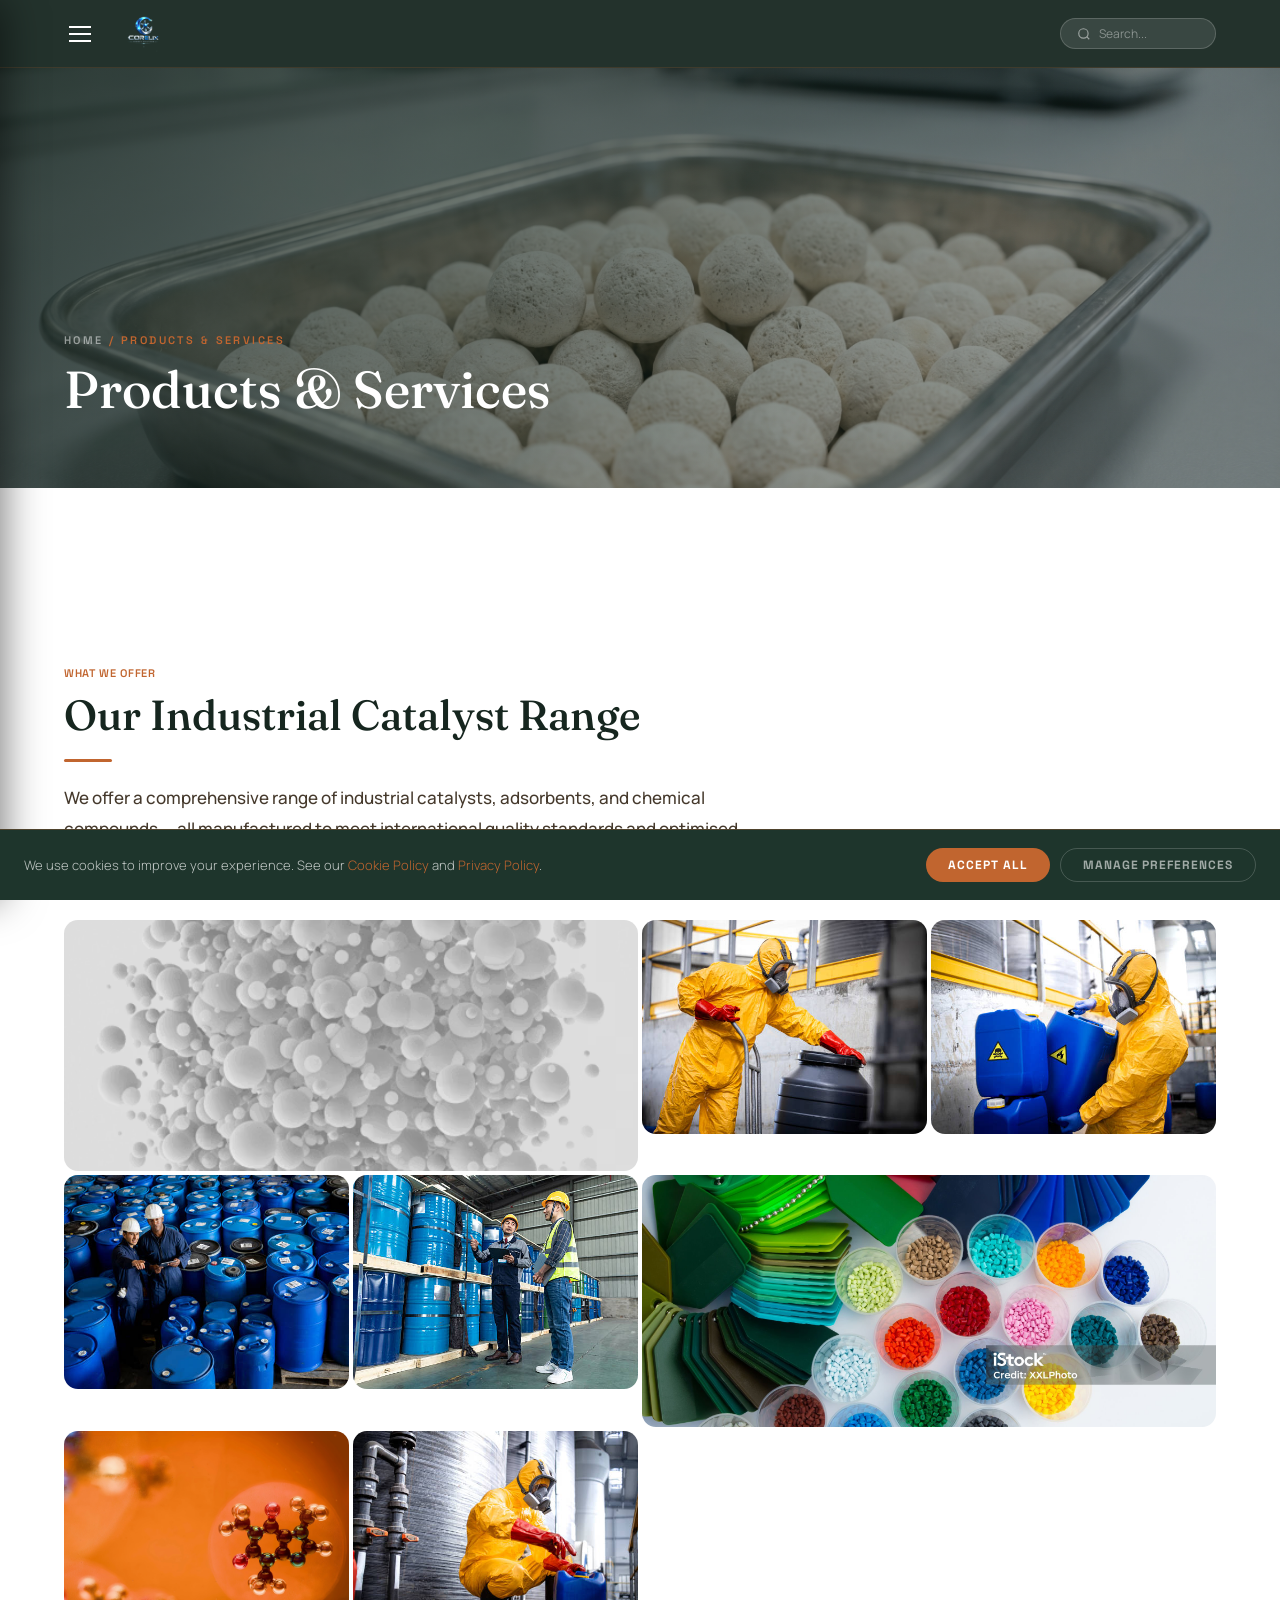
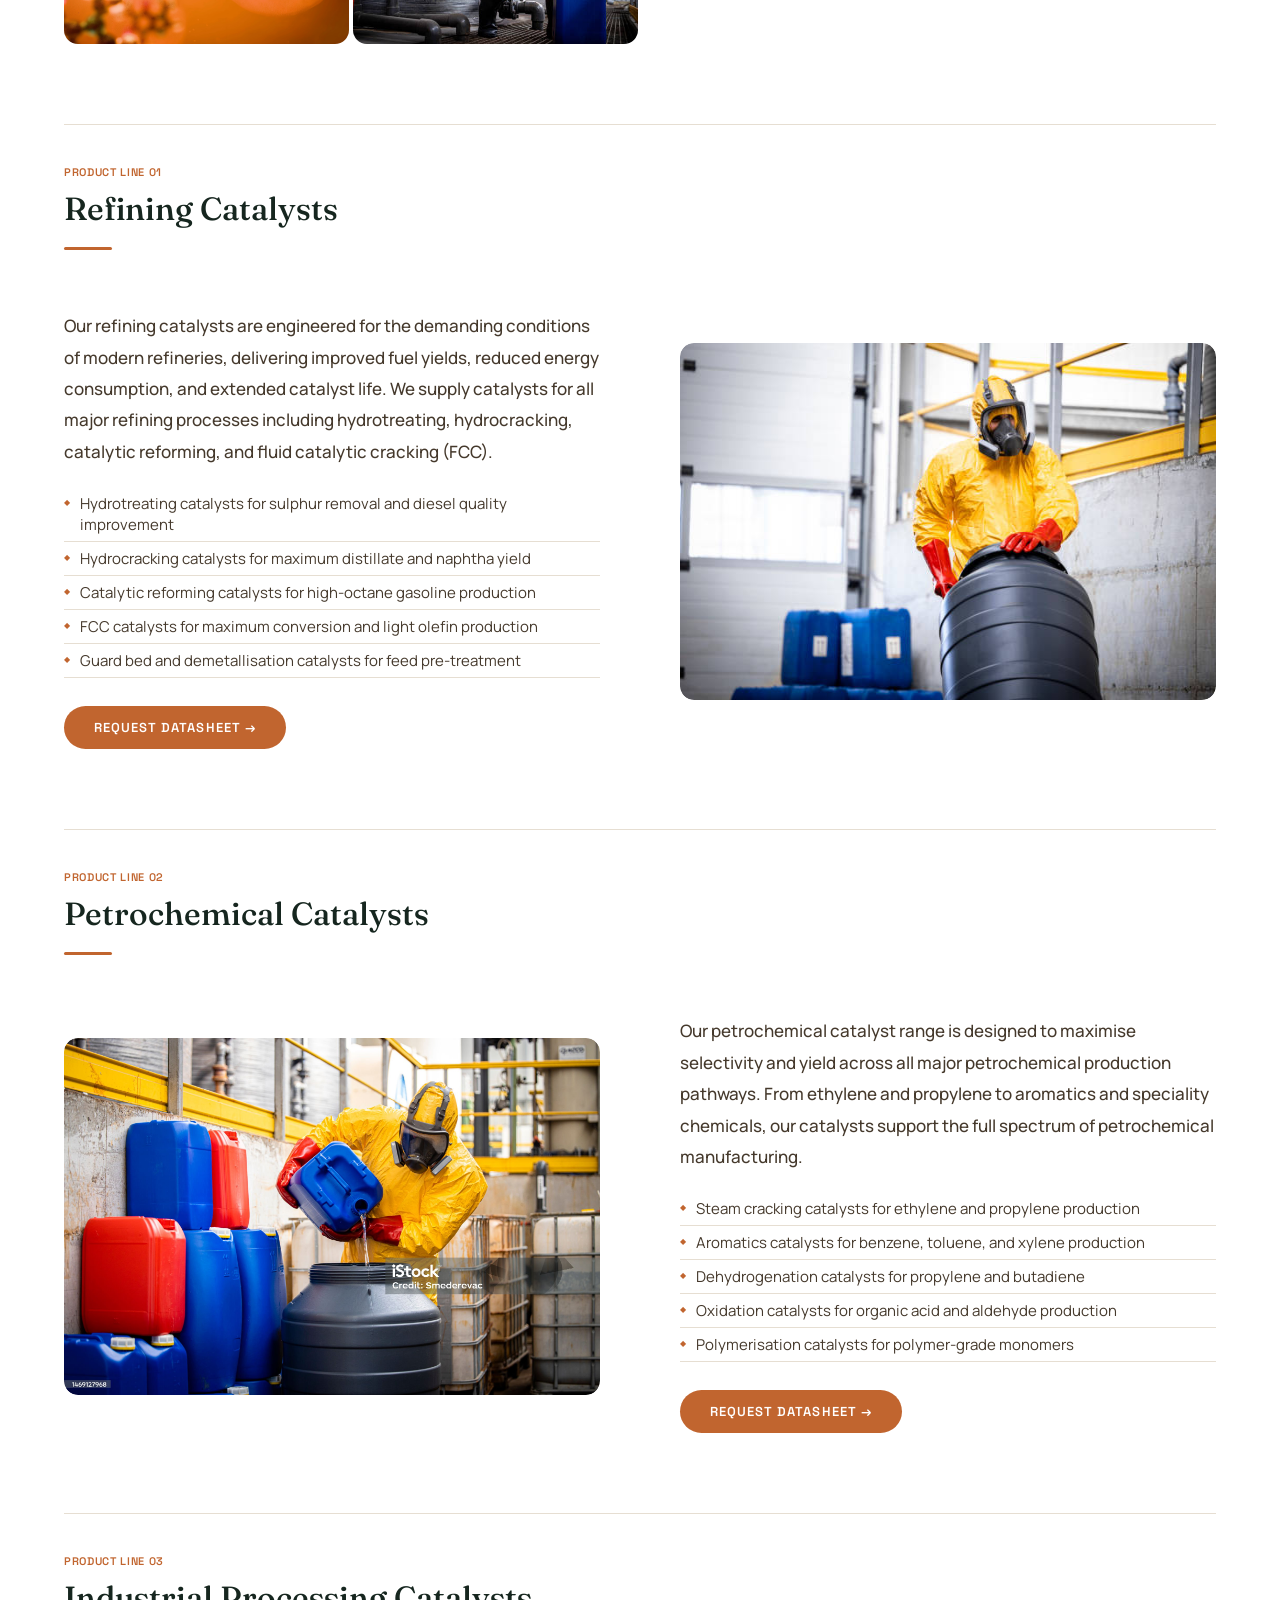
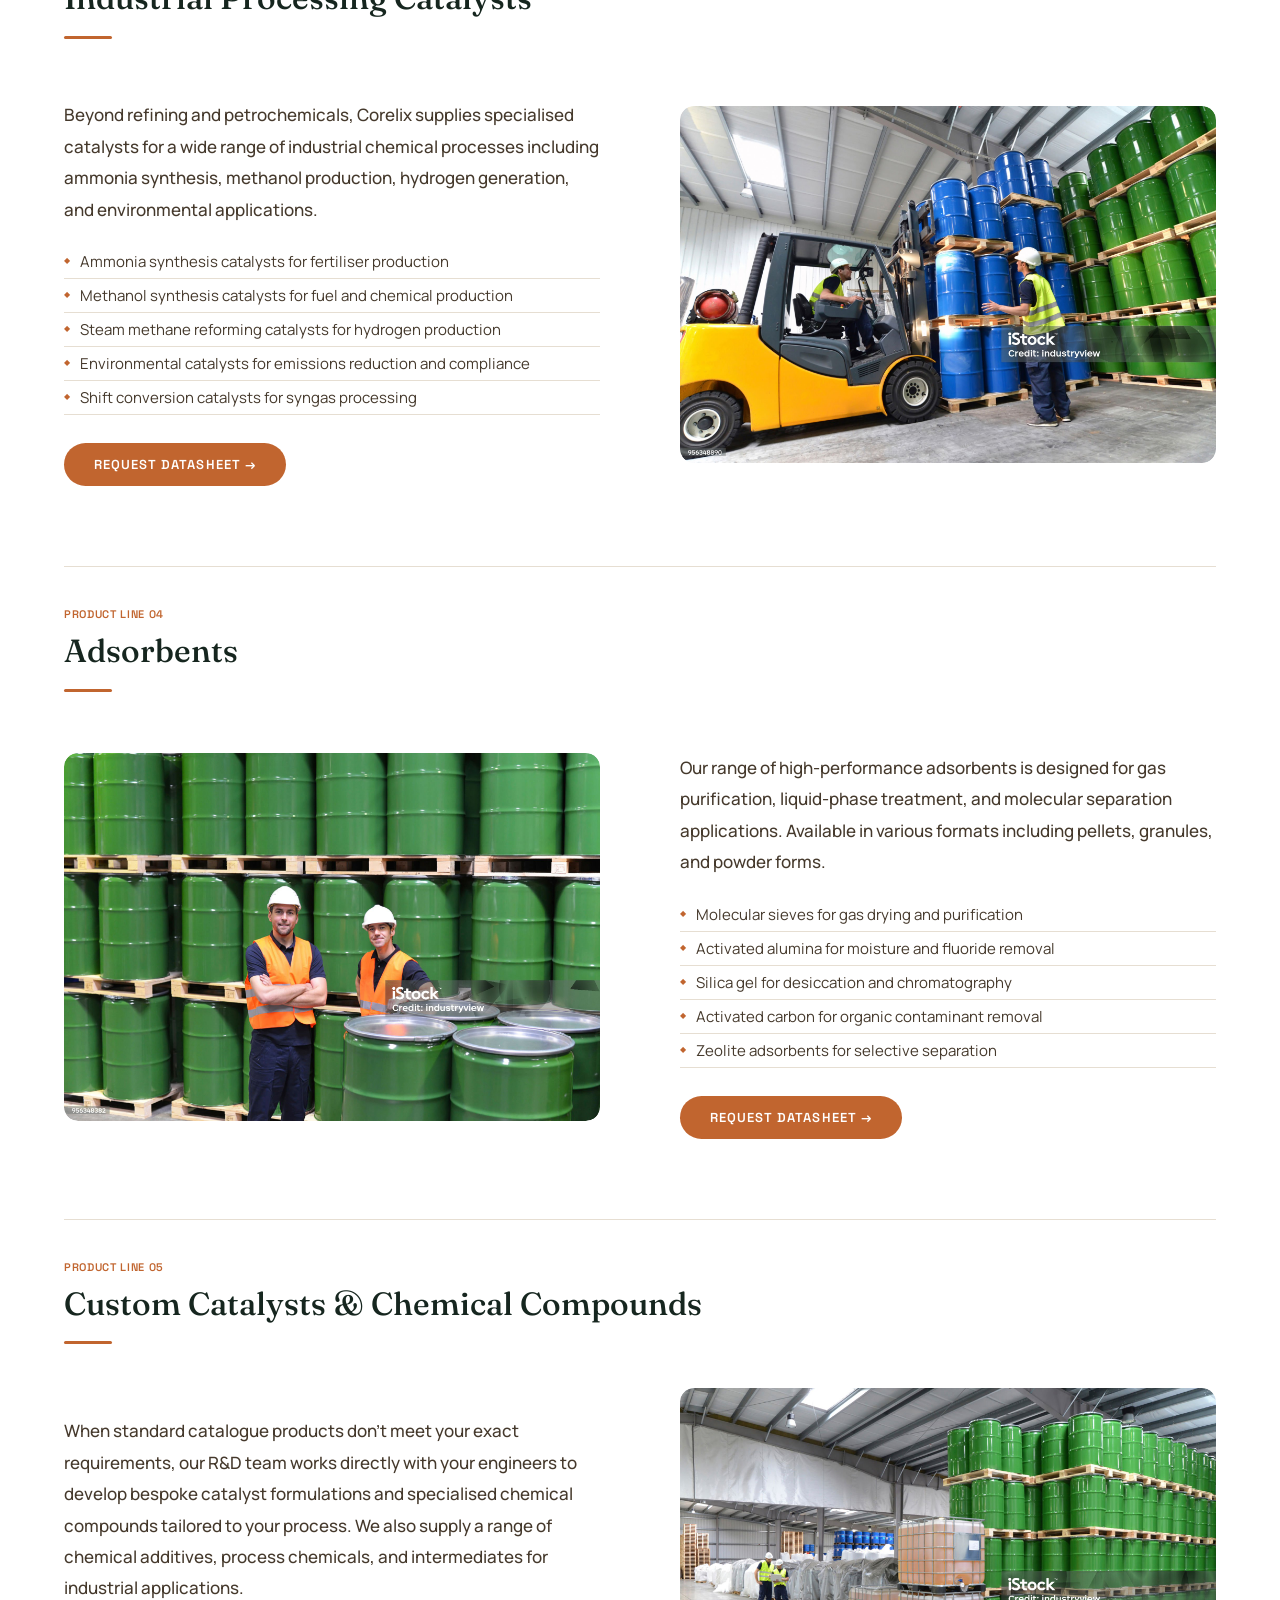
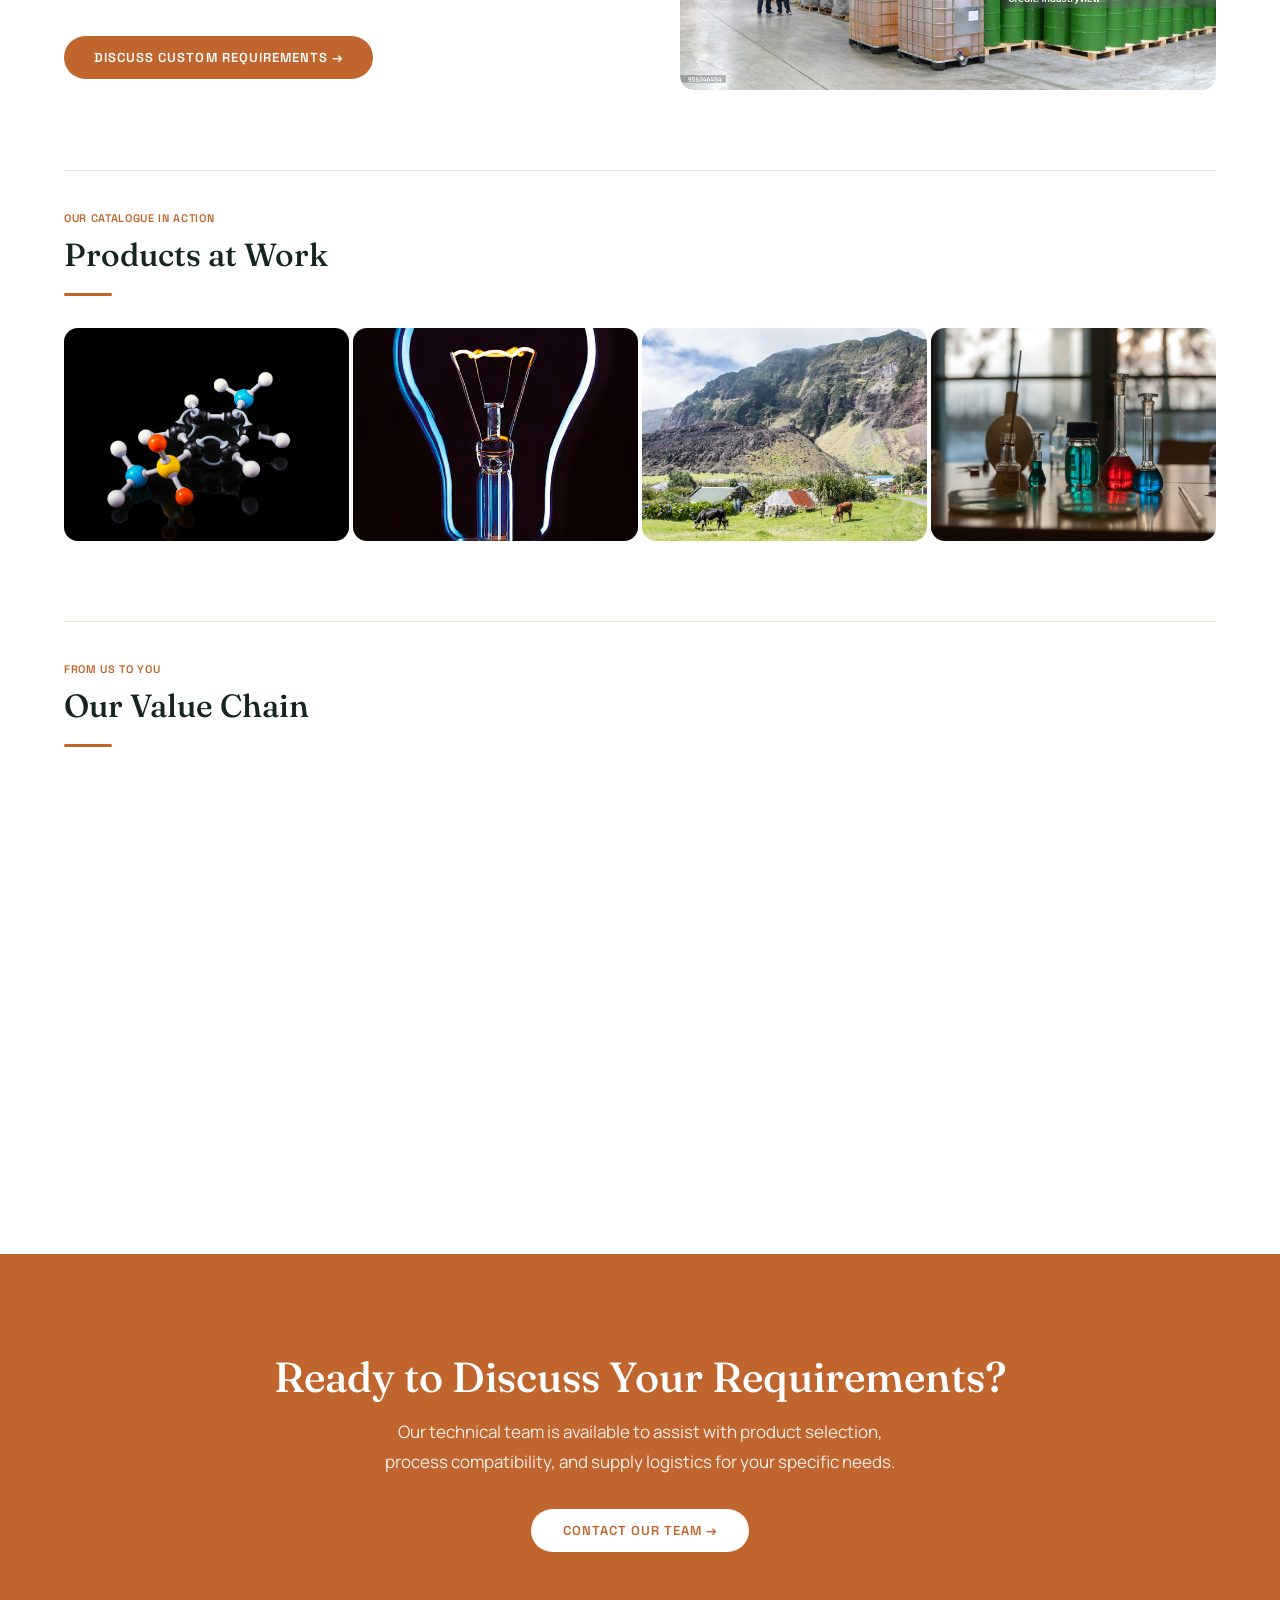
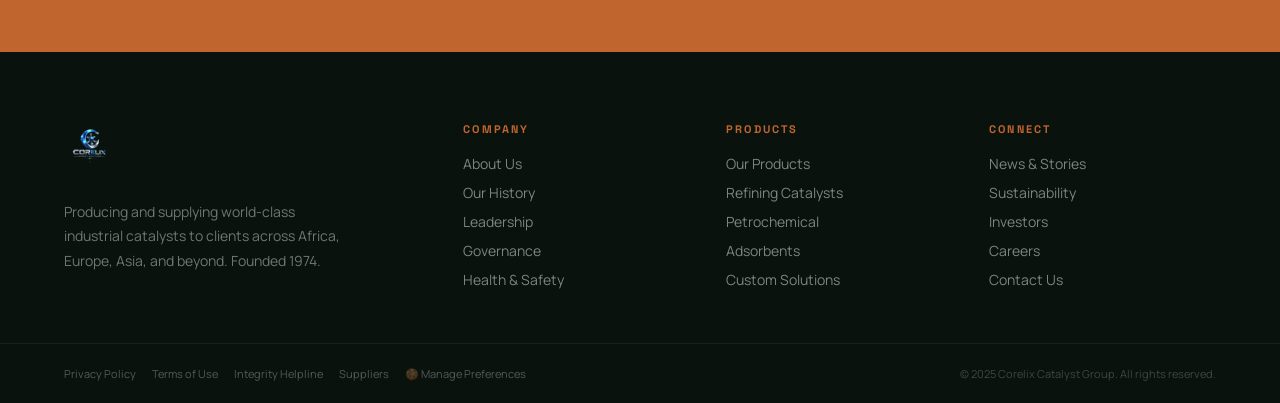
<file: products.html>
<!DOCTYPE html>
<html lang="en">
<head>
<meta charset="UTF-8"/>
<meta name="viewport" content="width=device-width, initial-scale=1.0"/>
<meta name="description" content="Industrial Catalyst Products — Refining, Petrochemical, Adsorbents, Custom"/>
<title>Products & Services | Corelix Catalyst Group</title>
<link rel="stylesheet" href="css/style.css"/>
<link href="https://fonts.googleapis.com/css2?family=Fraunces:opsz,wght@9..144,400;9..144,500;9..144,600&family=Manrope:wght@300;400;500;600;700&family=Space+Grotesk:wght@400;500;600;700&display=swap" rel="stylesheet"/>
</head>
<body>

<nav class="navbar" id="navbar">
  <div class="nav-left">
    <button class="hamburger" id="hamburgerBtn" aria-label="Open menu">
      <span></span><span></span><span></span>
    </button>
    <a href="index.html" class="nav-logo">
      <img src="images/logo.png" alt="Corelix Catalyst Group" class="nav-logo-img"/>
    </a>
  </div>
  <div class="nav-right">
    <div class="nav-search">
      <svg width="14" height="14" viewBox="0 0 24 24" fill="none" stroke="white" stroke-width="2"><circle cx="11" cy="11" r="8"/><path d="m21 21-4.35-4.35"/></svg>
      <input type="text" placeholder="Search..." aria-label="Search"/>
    </div>
  </div>
</nav>

<div class="menu-overlay" id="menuOverlay"></div>
<div class="side-menu" id="sideMenu">
  <div class="menu-header">
    <a href="index.html" class="nav-logo">
      <img src="images/logo.png" alt="Corelix Catalyst Group" class="nav-logo-img"/>
    </a>
    <button class="menu-close" id="menuCloseBtn" aria-label="Close menu">✕</button>
  </div>

  <div class="menu-section" data-section="company">
    <div class="menu-section-title" onclick="toggleSection('company')">
      Our Company <span class="menu-chevron">▼</span>
    </div>
    <div class="menu-items">
      <a class="menu-item heading" href="about.html">Our Company</a>
      <a class="menu-item" href="about.html#history" data-page="about.html">Our History</a>
      <a class="menu-item" href="about.html#strategy">Our Strategy</a>
      <a class="menu-item" href="about.html#values">Purpose &amp; Values</a>
      <a class="menu-item" href="leadership.html#team">Leadership Team</a>
      <a class="menu-item" href="leadership.html#board">Board of Directors</a>
      <a class="menu-item" href="about.html#governance">Governance</a>
      <a class="menu-item" href="about.html#safety">Health &amp; Safety</a>
    </div>
  </div>

  <div class="menu-section" data-section="operations">
    <div class="menu-section-title" onclick="toggleSection('operations')">
      Our Operations <span class="menu-chevron">▼</span>
    </div>
    <div class="menu-items">
      <a class="menu-item heading" href="products.html">Our Operations</a>
      <a class="menu-item" href="products.html#refining">Oil &amp; Gas Refining</a>
      <a class="menu-item" href="products.html#petrochemical">Petrochemical Catalysts</a>
      <a class="menu-item" href="products.html#industrial">Industrial Processing</a>
      <a class="menu-item" href="products.html#adsorbents">Adsorbents</a>
      <a class="menu-item" href="products.html#value-chain">Value Chain</a>
      <a class="menu-item" href="products.html">Products &amp; Services</a>
    </div>
  </div>

  <div class="menu-section" data-section="investors">
    <div class="menu-section-title" onclick="toggleSection('investors')">
      Investors <span class="menu-chevron">▼</span>
    </div>
    <div class="menu-items">
      <a class="menu-item heading" href="investors.html">Investors</a>
      <a class="menu-item" href="investors.html#results">Financial Results &amp; Reports</a>
      <a class="menu-item" href="investors.html#presentations">Presentations &amp; Events</a>
      <a class="menu-item" href="investors.html#shareholders">Shareholder Information &amp; FAQs</a>
      <a class="menu-item" href="investors.html#guidance">Corporate Guidance</a>
      <a class="menu-item" href="investors.html#market">Market Indicators</a>
    </div>
  </div>

  <div class="menu-section" data-section="sustain">
    <div class="menu-section-title" onclick="toggleSection('sustain')">
      Sustainability <span class="menu-chevron">▼</span>
    </div>
    <div class="menu-items">
      <a class="menu-item heading" href="sustainability.html">Sustainability</a>
      <a class="menu-item" href="sustainability.html#biodiversity">Biodiversity</a>
      <a class="menu-item" href="sustainability.html#climate">Climate &amp; GHG Emissions</a>
      <a class="menu-item" href="sustainability.html#water">Water Stewardship</a>
      <a class="menu-item" href="sustainability.html#people">Acceptance &amp; Belonging</a>
      <a class="menu-item" href="sustainability.html#social">Social Investment</a>
      <a class="menu-item" href="sustainability.html#innovation">Innovation &amp; Technology</a>
      <a class="menu-item" href="sustainability.html#reporting">Reporting</a>
    </div>
  </div>

  <div class="menu-section" data-section="news">
    <div class="menu-section-title" onclick="toggleSection('news')">
      News &amp; Stories <span class="menu-chevron">▼</span>
    </div>
    <div class="menu-items">
      <a class="menu-item heading" href="news.html">News &amp; Stories</a>
      <a class="menu-item" href="news.html#releases">News Releases</a>
      <a class="menu-item" href="news.html#stories">Our Stories</a>
      <a class="menu-item" href="news.html#views">Our Views</a>
      <a class="menu-item" href="news.html#glossary">Glossary</a>
    </div>
  </div>

  <div class="menu-footer">
    <a class="menu-footer-link" href="contact.html#integrity">Integrity Helpline</a>
    <a class="menu-footer-link" href="careers.html">Careers</a>
    <a class="menu-footer-link" href="contact.html#suppliers">Suppliers</a>
    <span class="menu-footer-link" onclick="showConsent()">🍪 Manage Consent Preferences</span>
  </div>
</div>


<div class="page-hero" style="margin-top:68px;">
  <div class="page-hero-bg" style="background-image:url('images/products-catalyst.jpg')"></div>
  <div class="page-hero-content">
    <div class="page-hero-breadcrumb"><a href="index.html">Home</a> / Products &amp; Services</div>
    <h1 class="page-hero-title">Products &amp; Services</h1>
  </div>
</div>

<section class="section section-bg-white">
  <div class="section-label">What We Offer</div>
  <h2 class="section-title">Our Industrial Catalyst Range</h2>
  <div class="divider"></div>
  <p class="section-body" style="max-width:680px;">We offer a comprehensive range of industrial catalysts, adsorbents, and chemical compounds — all manufactured to meet international quality standards and optimised for high-performance industrial processes.</p>

  <!-- PRODUCT GALLERY -->
  <div class="product-gallery reveal" style="margin-top:44px;">
    <div class="product-gallery-item wide"><img src="images/products-catalyst2.jpg" alt="Catalyst production"/><div class="product-gallery-overlay"><div class="product-gallery-label">Catalyst Production</div></div></div>
    <div class="product-gallery-item"><img src="images/products-catalyst3.jpg" alt="Refining catalyst"/><div class="product-gallery-overlay"><div class="product-gallery-label">Refining Catalysts</div></div></div>
    <div class="product-gallery-item"><img src="images/products-catalyst4.jpg" alt="Petrochemical catalyst"/><div class="product-gallery-overlay"><div class="product-gallery-label">Petrochemical Range</div></div></div>
    <div class="product-gallery-item"><img src="images/products-catalyst5.jpg" alt="Lab testing"/><div class="product-gallery-overlay"><div class="product-gallery-label">Quality Testing</div></div></div>
    <div class="product-gallery-item"><img src="images/products-catalyst6.jpg" alt="Industrial process"/><div class="product-gallery-overlay"><div class="product-gallery-label">Industrial Process</div></div></div>
    <div class="product-gallery-item wide"><img src="images/products-catalyst7.jpg" alt="Large scale supply"/><div class="product-gallery-overlay"><div class="product-gallery-label">Large Scale Supply</div></div></div>
    <div class="product-gallery-item"><img src="images/products-catalyst8.jpg" alt="Adsorbents"/><div class="product-gallery-overlay"><div class="product-gallery-label">Adsorbents</div></div></div>
    <div class="product-gallery-item"><img src="images/products-catalyst9.jpg" alt="Custom formulations"/><div class="product-gallery-overlay"><div class="product-gallery-label">Custom Formulations</div></div></div>
  </div>

  <!-- REFINING -->
  <div id="refining" style="margin-top:80px; padding-top:40px; border-top:1px solid var(--gray-light);">
    <div class="section-label">Product Line 01</div>
    <h3 style="font-family:'Fraunces',serif;font-size:32px;color:var(--navy);margin-bottom:16px;">Refining Catalysts</h3>
    <div class="divider"></div>
    <div class="split-grid reveal">
      <div>
        <p class="section-body">Our refining catalysts are engineered for the demanding conditions of modern refineries, delivering improved fuel yields, reduced energy consumption, and extended catalyst life. We supply catalysts for all major refining processes including hydrotreating, hydrocracking, catalytic reforming, and fluid catalytic cracking (FCC).</p>
        <ul class="product-features" style="margin-top:20px;">
          <li>Hydrotreating catalysts for sulphur removal and diesel quality improvement</li>
          <li>Hydrocracking catalysts for maximum distillate and naphtha yield</li>
          <li>Catalytic reforming catalysts for high-octane gasoline production</li>
          <li>FCC catalysts for maximum conversion and light olefin production</li>
          <li>Guard bed and demetallisation catalysts for feed pre-treatment</li>
        </ul>
        <div style="margin-top:28px;"><a href="contact.html" class="btn-primary">Request Datasheet &rarr;</a></div>
      </div>
      <div class="split-image-wrap"><img src="images/products-catalyst10.jpg" alt="Refining catalysts" style="min-height:320px;"/></div>
    </div>
  </div>

  <!-- PETROCHEMICAL -->
  <div id="petrochemical" style="margin-top:80px; padding-top:40px; border-top:1px solid var(--gray-light);">
    <div class="section-label">Product Line 02</div>
    <h3 style="font-family:'Fraunces',serif;font-size:32px;color:var(--navy);margin-bottom:16px;">Petrochemical Catalysts</h3>
    <div class="divider"></div>
    <div class="split-grid reveal">
      <div class="split-image-wrap"><img src="images/products-catalyst11.jpg" alt="Petrochemical catalysts" style="min-height:320px;"/></div>
      <div>
        <p class="section-body">Our petrochemical catalyst range is designed to maximise selectivity and yield across all major petrochemical production pathways. From ethylene and propylene to aromatics and speciality chemicals, our catalysts support the full spectrum of petrochemical manufacturing.</p>
        <ul class="product-features" style="margin-top:20px;">
          <li>Steam cracking catalysts for ethylene and propylene production</li>
          <li>Aromatics catalysts for benzene, toluene, and xylene production</li>
          <li>Dehydrogenation catalysts for propylene and butadiene</li>
          <li>Oxidation catalysts for organic acid and aldehyde production</li>
          <li>Polymerisation catalysts for polymer-grade monomers</li>
        </ul>
        <div style="margin-top:28px;"><a href="contact.html" class="btn-primary">Request Datasheet &rarr;</a></div>
      </div>
    </div>
  </div>

  <!-- INDUSTRIAL -->
  <div id="industrial" style="margin-top:80px; padding-top:40px; border-top:1px solid var(--gray-light);">
    <div class="section-label">Product Line 03</div>
    <h3 style="font-family:'Fraunces',serif;font-size:32px;color:var(--navy);margin-bottom:16px;">Industrial Processing Catalysts</h3>
    <div class="divider"></div>
    <div class="split-grid reveal">
      <div>
        <p class="section-body">Beyond refining and petrochemicals, Corelix supplies specialised catalysts for a wide range of industrial chemical processes including ammonia synthesis, methanol production, hydrogen generation, and environmental applications.</p>
        <ul class="product-features" style="margin-top:20px;">
          <li>Ammonia synthesis catalysts for fertiliser production</li>
          <li>Methanol synthesis catalysts for fuel and chemical production</li>
          <li>Steam methane reforming catalysts for hydrogen production</li>
          <li>Environmental catalysts for emissions reduction and compliance</li>
          <li>Shift conversion catalysts for syngas processing</li>
        </ul>
        <div style="margin-top:28px;"><a href="contact.html" class="btn-primary">Request Datasheet &rarr;</a></div>
      </div>
      <div class="split-image-wrap"><img src="images/products-catalyst12.jpg" alt="Industrial catalysts" style="min-height:320px;"/></div>
    </div>
  </div>

  <!-- ADSORBENTS -->
  <div id="adsorbents" style="margin-top:80px; padding-top:40px; border-top:1px solid var(--gray-light);">
    <div class="section-label">Product Line 04</div>
    <h3 style="font-family:'Fraunces',serif;font-size:32px;color:var(--navy);margin-bottom:16px;">Adsorbents</h3>
    <div class="divider"></div>
    <div class="split-grid reveal">
      <div class="split-image-wrap"><img src="images/products-catalyst13.jpg" alt="Adsorbents" style="min-height:280px;"/></div>
      <div>
        <p class="section-body">Our range of high-performance adsorbents is designed for gas purification, liquid-phase treatment, and molecular separation applications. Available in various formats including pellets, granules, and powder forms.</p>
        <ul class="product-features" style="margin-top:20px;">
          <li>Molecular sieves for gas drying and purification</li>
          <li>Activated alumina for moisture and fluoride removal</li>
          <li>Silica gel for desiccation and chromatography</li>
          <li>Activated carbon for organic contaminant removal</li>
          <li>Zeolite adsorbents for selective separation</li>
        </ul>
        <div style="margin-top:28px;"><a href="contact.html" class="btn-primary">Request Datasheet &rarr;</a></div>
      </div>
    </div>
  </div>

  <!-- CUSTOM & CHEMICAL COMPOUNDS -->
  <div id="custom" style="margin-top:80px; padding-top:40px; border-top:1px solid var(--gray-light);">
    <div class="section-label">Product Line 05</div>
    <h3 style="font-family:'Fraunces',serif;font-size:32px;color:var(--navy);margin-bottom:16px;">Custom Catalysts &amp; Chemical Compounds</h3>
    <div class="divider"></div>
    <div class="split-grid reveal">
      <div>
        <p class="section-body">When standard catalogue products don't meet your exact requirements, our R&amp;D team works directly with your engineers to develop bespoke catalyst formulations and specialised chemical compounds tailored to your process. We also supply a range of chemical additives, process chemicals, and intermediates for industrial applications.</p>
        <div style="margin-top:32px;"><a href="contact.html" class="btn-primary">Discuss Custom Requirements &rarr;</a></div>
      </div>
      <div class="split-image-wrap"><img src="images/products-catalyst14.jpg" alt="Custom catalysts" style="min-height:280px;"/></div>
    </div>
  </div>

  <!-- PRODUCT IMAGE STRIP -->
  <div style="margin-top:80px; padding-top:40px; border-top:1px solid var(--gray-light);">
    <div class="section-label">Our Catalogue In Action</div>
    <h3 style="font-family:'Fraunces',serif;font-size:32px;color:var(--navy);margin-bottom:16px;">Products at Work</h3>
    <div class="divider"></div>
    <div class="product-gallery reveal" style="margin-top:32px;">
      <div class="product-gallery-item"><img src="images/products-catalyst15.jpg" alt="Catalyst in use"/><div class="product-gallery-overlay"><div class="product-gallery-label">Catalysts in Action</div></div></div>
      <div class="product-gallery-item"><img src="images/products-catalyst16.jpg" alt="Export ready"/><div class="product-gallery-overlay"><div class="product-gallery-label">Export Ready</div></div></div>
      <div class="product-gallery-item"><img src="images/refinery9.jpg" alt="Refinery application"/><div class="product-gallery-overlay"><div class="product-gallery-label">Refinery Application</div></div></div>
      <div class="product-gallery-item"><img src="images/lab7.jpg" alt="Lab formulation"/><div class="product-gallery-overlay"><div class="product-gallery-label">Lab Formulation</div></div></div>
    </div>
  </div>

  <!-- VALUE CHAIN -->
  <div id="value-chain" style="margin-top:80px; padding-top:40px; border-top:1px solid var(--gray-light);">
    <div class="section-label">From Us To You</div>
    <h3 style="font-family:'Fraunces',serif;font-size:32px;color:var(--navy);margin-bottom:16px;">Our Value Chain</h3>
    <div class="divider"></div>
    <div class="values-grid reveal">
      <div class="value-item"><div class="value-num">1</div><div><div class="value-title">R&amp;D &amp; Formulation</div><p class="value-text">Our scientists develop and validate catalyst formulations in our dedicated R&amp;D laboratory, tailored to client process specifications.</p></div></div>
      <div class="value-item"><div class="value-num">2</div><div><div class="value-title">Manufacturing</div><p class="value-text">Catalysts are produced at our state-of-the-art manufacturing facilities under strict quality and safety controls.</p></div></div>
      <div class="value-item"><div class="value-num">3</div><div><div class="value-title">Quality Testing</div><p class="value-text">Every batch undergoes comprehensive laboratory testing against international performance benchmarks before dispatch.</p></div></div>
      <div class="value-item"><div class="value-num">4</div><div><div class="value-title">Packaging &amp; Export</div><p class="value-text">Products are professionally packaged to maintain integrity during transit and exported via our global logistics network.</p></div></div>
    </div>
  </div>
</section>

<section class="cta-band gold">
  <h2 class="section-title">Ready to Discuss Your Requirements?</h2>
  <p>Our technical team is available to assist with product selection, process compatibility, and supply logistics for your specific needs.</p>
  <a href="contact.html" class="btn-white">Contact Our Team &rarr;</a>
</section>


<footer class="footer">
  <div class="footer-main">
    <div>
      <a href="index.html" class="nav-logo">
        <img src="images/logo.png" alt="Corelix Catalyst Group" class="footer-logo-img"/>
      </a>
      <p class="footer-brand-text">Producing and supplying world‑class industrial catalysts to clients across Africa, Europe, Asia, and beyond. Founded 1974.</p>
    </div>
    <div class="footer-group">
      <h4>Company</h4>
      <a href="about.html">About Us</a>
      <a href="about.html#history">Our History</a>
      <a href="leadership.html">Leadership</a>
      <a href="about.html#governance">Governance</a>
      <a href="about.html#safety">Health &amp; Safety</a>
    </div>
    <div class="footer-group">
      <h4>Products</h4>
      <a href="products.html">Our Products</a>
      <a href="products.html#refining">Refining Catalysts</a>
      <a href="products.html#petrochemical">Petrochemical</a>
      <a href="products.html#adsorbents">Adsorbents</a>
      <a href="products.html#custom">Custom Solutions</a>
    </div>
    <div class="footer-group">
      <h4>Connect</h4>
      <a href="news.html">News &amp; Stories</a>
      <a href="sustainability.html">Sustainability</a>
      <a href="investors.html">Investors</a>
      <a href="careers.html">Careers</a>
      <a href="contact.html">Contact Us</a>
    </div>
  </div>
  <div class="footer-bottom">
    <div class="footer-legal">
      <a href="#">Privacy Policy</a>
      <a href="#">Terms of Use</a>
      <a href="contact.html#integrity">Integrity Helpline</a>
      <a href="contact.html#suppliers">Suppliers</a>
      <a href="#" onclick="showConsent();return false;">🍪 Manage Preferences</a>
    </div>
    <div class="footer-copy">&copy; 2025 Corelix Catalyst Group. All rights reserved.</div>
  </div>
</footer>

<div class="cookie-bar" id="cookieBar">
  <p class="cookie-text">We use cookies to improve your experience. See our <a href="#">Cookie Policy</a> and <a href="#">Privacy Policy</a>.</p>
  <div class="cookie-btns">
    <button class="cookie-accept" onclick="acceptCookies()">Accept All</button>
    <button class="cookie-manage" onclick="showConsent()">Manage Preferences</button>
  </div>
</div>

<script src="js/script.js"></script>

</body>
</html>
</file>
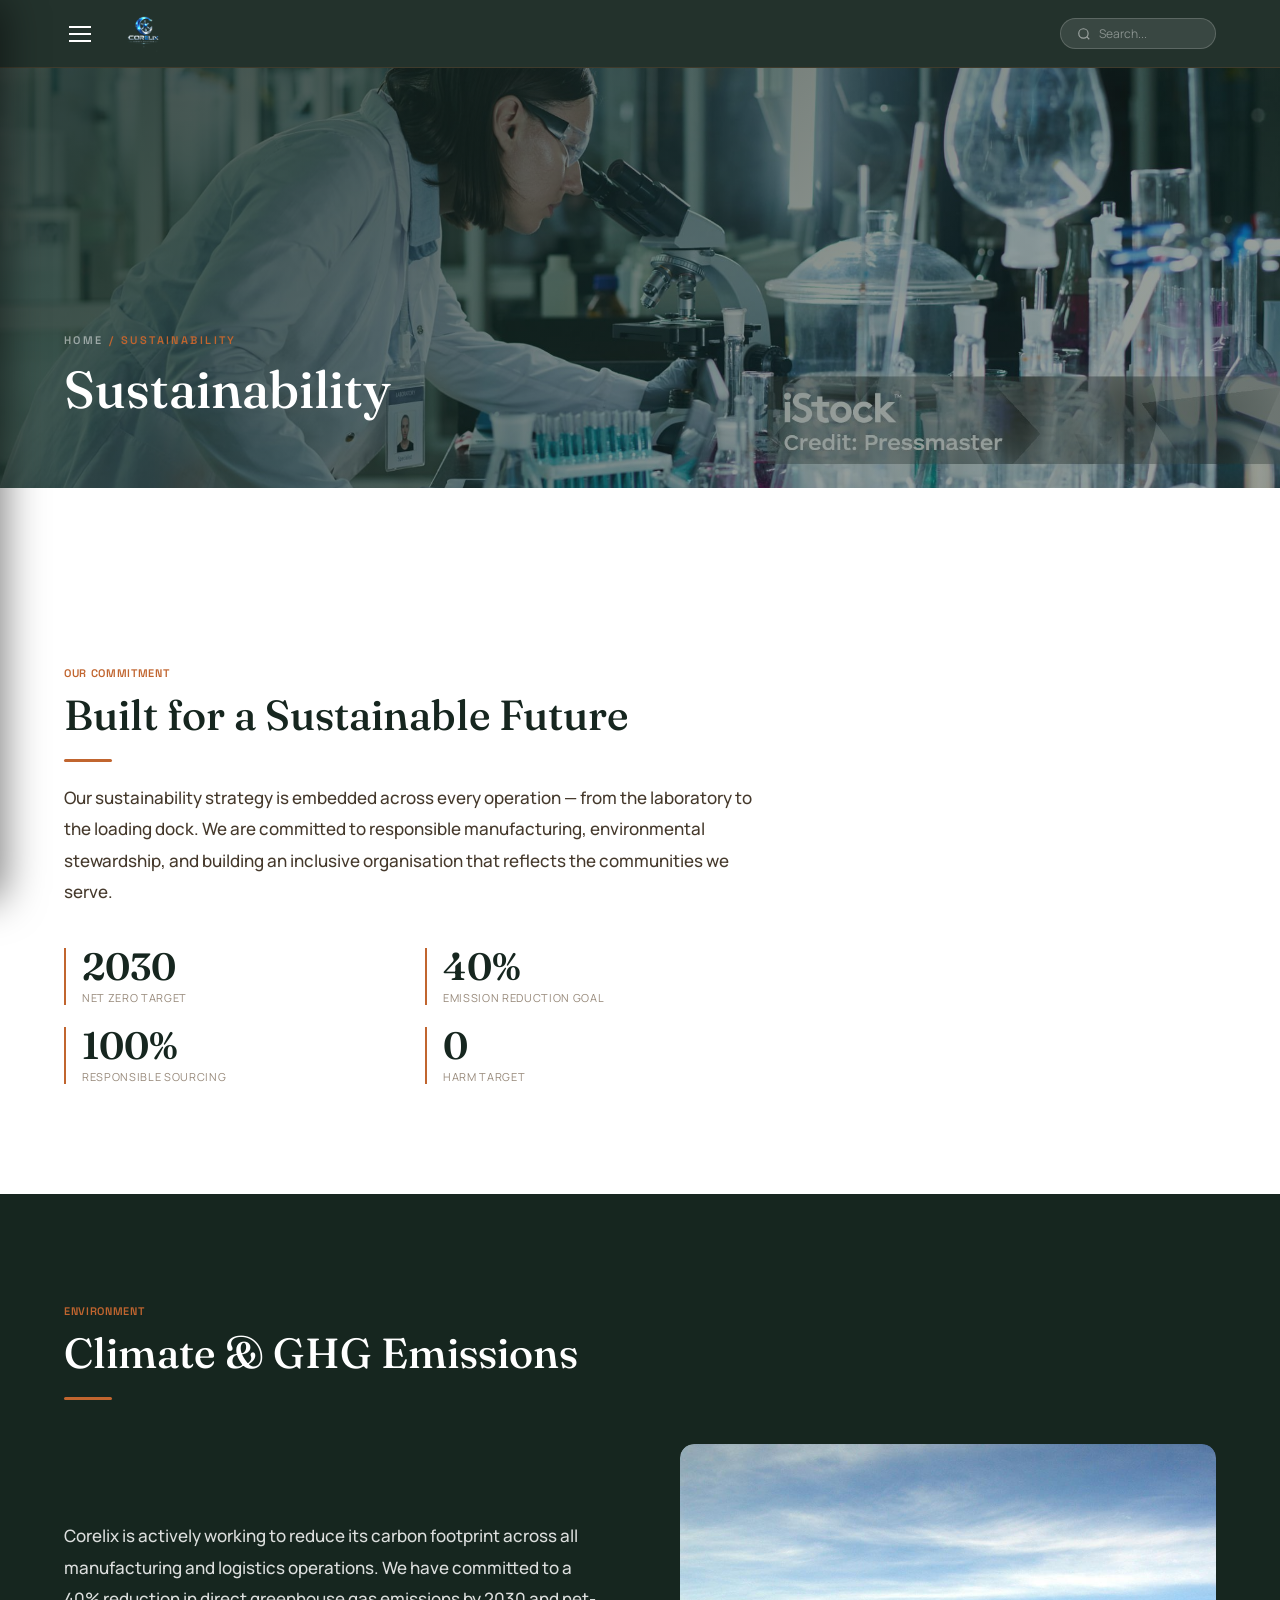
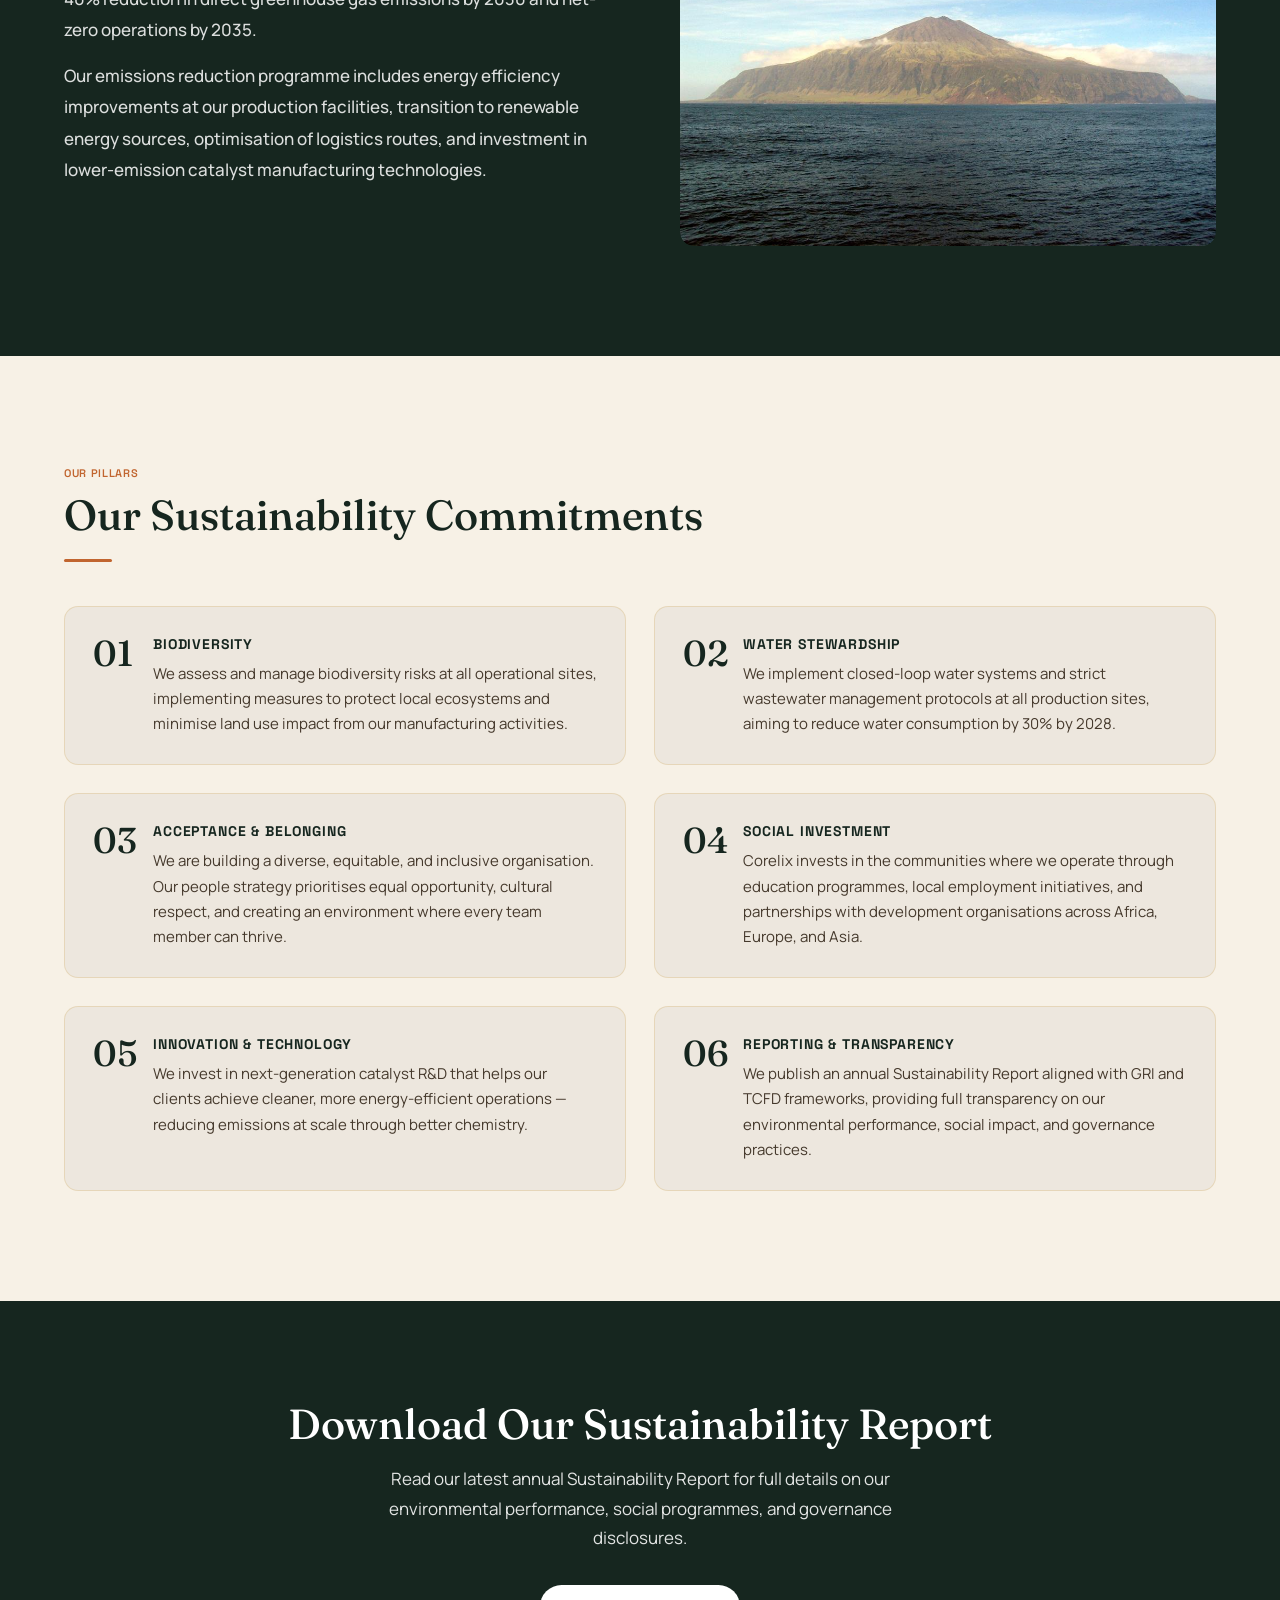
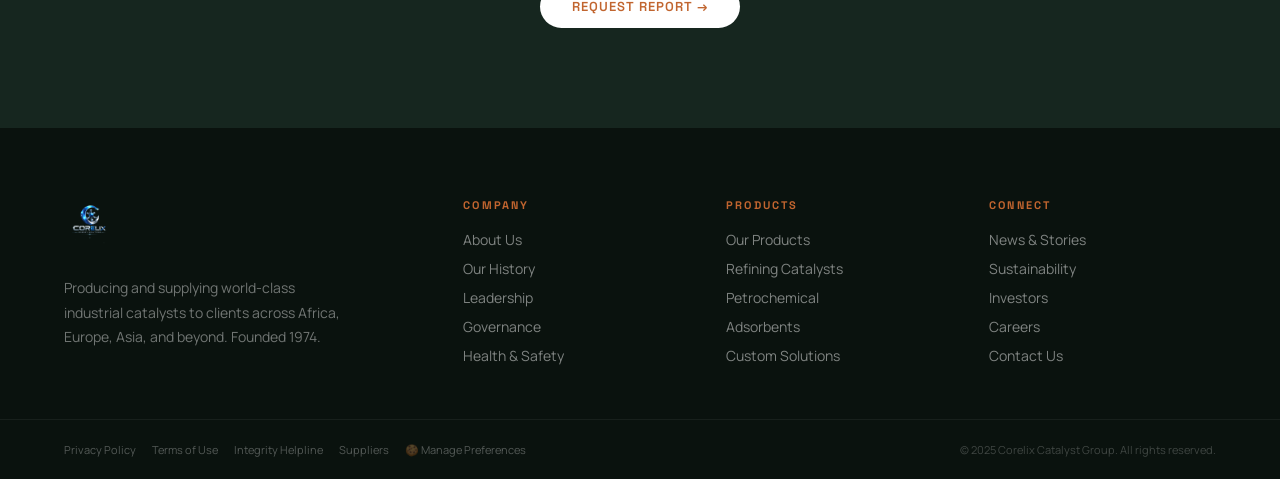
<file: sustainability.html>
<!DOCTYPE html>
<html lang="en">
<head>
<meta charset="UTF-8"/>
<meta name="viewport" content="width=device-width, initial-scale=1.0"/>
<meta name="description" content="Corelix Catalyst Group Sustainability — Climate, Water, People, Innovation"/>
<title>Sustainability | Corelix Catalyst Group</title>
<link rel="stylesheet" href="css/style.css"/>
<link href="https://fonts.googleapis.com/css2?family=Fraunces:opsz,wght@9..144,400;9..144,500;9..144,600&family=Manrope:wght@300;400;500;600;700&family=Space+Grotesk:wght@400;500;600;700&display=swap" rel="stylesheet"/>
</head>
<body>

<nav class="navbar" id="navbar">
  <div class="nav-left">
    <button class="hamburger" id="hamburgerBtn" aria-label="Open menu">
      <span></span><span></span><span></span>
    </button>
    <a href="index.html" class="nav-logo">
      <img src="images/logo.png" alt="Corelix Catalyst Group" class="nav-logo-img"/>
    </a>
  </div>
  <div class="nav-right">
    <div class="nav-search">
      <svg width="14" height="14" viewBox="0 0 24 24" fill="none" stroke="white" stroke-width="2"><circle cx="11" cy="11" r="8"/><path d="m21 21-4.35-4.35"/></svg>
      <input type="text" placeholder="Search..." aria-label="Search"/>
    </div>
  </div>
</nav>

<div class="menu-overlay" id="menuOverlay"></div>
<div class="side-menu" id="sideMenu">
  <div class="menu-header">
    <a href="index.html" class="nav-logo">
      <img src="images/logo.png" alt="Corelix Catalyst Group" class="nav-logo-img"/>
    </a>
    <button class="menu-close" id="menuCloseBtn" aria-label="Close menu">✕</button>
  </div>

  <div class="menu-section" data-section="company">
    <div class="menu-section-title" onclick="toggleSection('company')">
      Our Company <span class="menu-chevron">▼</span>
    </div>
    <div class="menu-items">
      <a class="menu-item heading" href="about.html">Our Company</a>
      <a class="menu-item" href="about.html#history" data-page="about.html">Our History</a>
      <a class="menu-item" href="about.html#strategy">Our Strategy</a>
      <a class="menu-item" href="about.html#values">Purpose &amp; Values</a>
      <a class="menu-item" href="leadership.html#team">Leadership Team</a>
      <a class="menu-item" href="leadership.html#board">Board of Directors</a>
      <a class="menu-item" href="about.html#governance">Governance</a>
      <a class="menu-item" href="about.html#safety">Health &amp; Safety</a>
    </div>
  </div>

  <div class="menu-section" data-section="operations">
    <div class="menu-section-title" onclick="toggleSection('operations')">
      Our Operations <span class="menu-chevron">▼</span>
    </div>
    <div class="menu-items">
      <a class="menu-item heading" href="products.html">Our Operations</a>
      <a class="menu-item" href="products.html#refining">Oil &amp; Gas Refining</a>
      <a class="menu-item" href="products.html#petrochemical">Petrochemical Catalysts</a>
      <a class="menu-item" href="products.html#industrial">Industrial Processing</a>
      <a class="menu-item" href="products.html#adsorbents">Adsorbents</a>
      <a class="menu-item" href="products.html#value-chain">Value Chain</a>
      <a class="menu-item" href="products.html">Products &amp; Services</a>
    </div>
  </div>

  <div class="menu-section" data-section="investors">
    <div class="menu-section-title" onclick="toggleSection('investors')">
      Investors <span class="menu-chevron">▼</span>
    </div>
    <div class="menu-items">
      <a class="menu-item heading" href="investors.html">Investors</a>
      <a class="menu-item" href="investors.html#results">Financial Results &amp; Reports</a>
      <a class="menu-item" href="investors.html#presentations">Presentations &amp; Events</a>
      <a class="menu-item" href="investors.html#shareholders">Shareholder Information &amp; FAQs</a>
      <a class="menu-item" href="investors.html#guidance">Corporate Guidance</a>
      <a class="menu-item" href="investors.html#market">Market Indicators</a>
    </div>
  </div>

  <div class="menu-section" data-section="sustain">
    <div class="menu-section-title" onclick="toggleSection('sustain')">
      Sustainability <span class="menu-chevron">▼</span>
    </div>
    <div class="menu-items">
      <a class="menu-item heading" href="sustainability.html">Sustainability</a>
      <a class="menu-item" href="sustainability.html#biodiversity">Biodiversity</a>
      <a class="menu-item" href="sustainability.html#climate">Climate &amp; GHG Emissions</a>
      <a class="menu-item" href="sustainability.html#water">Water Stewardship</a>
      <a class="menu-item" href="sustainability.html#people">Acceptance &amp; Belonging</a>
      <a class="menu-item" href="sustainability.html#social">Social Investment</a>
      <a class="menu-item" href="sustainability.html#innovation">Innovation &amp; Technology</a>
      <a class="menu-item" href="sustainability.html#reporting">Reporting</a>
    </div>
  </div>

  <div class="menu-section" data-section="news">
    <div class="menu-section-title" onclick="toggleSection('news')">
      News &amp; Stories <span class="menu-chevron">▼</span>
    </div>
    <div class="menu-items">
      <a class="menu-item heading" href="news.html">News &amp; Stories</a>
      <a class="menu-item" href="news.html#releases">News Releases</a>
      <a class="menu-item" href="news.html#stories">Our Stories</a>
      <a class="menu-item" href="news.html#views">Our Views</a>
      <a class="menu-item" href="news.html#glossary">Glossary</a>
    </div>
  </div>

  <div class="menu-footer">
    <a class="menu-footer-link" href="contact.html#integrity">Integrity Helpline</a>
    <a class="menu-footer-link" href="careers.html">Careers</a>
    <a class="menu-footer-link" href="contact.html#suppliers">Suppliers</a>
    <span class="menu-footer-link" onclick="showConsent()">🍪 Manage Consent Preferences</span>
  </div>
</div>


<div class="page-hero" style="margin-top:68px;">
  <div class="page-hero-bg" style="background-image:url('images/lab8.jpg')"></div>
  <div class="page-hero-content">
    <div class="page-hero-breadcrumb"><a href="index.html">Home</a> / Sustainability</div>
    <h1 class="page-hero-title">Sustainability</h1>
  </div>
</div>

<section class="section section-bg-white">
  <div class="section-label">Our Commitment</div>
  <h2 class="section-title">Built for a Sustainable Future</h2>
  <div class="divider"></div>
  <p class="section-body" style="max-width:700px;">Our sustainability strategy is embedded across every operation — from the laboratory to the loading dock. We are committed to responsible manufacturing, environmental stewardship, and building an inclusive organisation that reflects the communities we serve.</p>
  <div class="stat-row reveal" style="max-width:700px;margin-top:40px;">
    <div class="stat-item"><div class="stat-number">2030</div><div class="stat-label">Net Zero Target</div></div>
    <div class="stat-item"><div class="stat-number">40%</div><div class="stat-label">Emission Reduction Goal</div></div>
    <div class="stat-item"><div class="stat-number">100%</div><div class="stat-label">Responsible Sourcing</div></div>
    <div class="stat-item"><div class="stat-number">0</div><div class="stat-label">Harm Target</div></div>
  </div>
</section>

<section class="section section-bg-navy" id="climate">
  <div class="section-label">Environment</div>
  <h2 class="section-title light">Climate &amp; GHG Emissions</h2>
  <div class="divider"></div>
  <div class="split-grid reveal">
    <div>
      <p class="section-body light">Corelix is actively working to reduce its carbon footprint across all manufacturing and logistics operations. We have committed to a 40% reduction in direct greenhouse gas emissions by 2030 and net-zero operations by 2035.</p>
      <p class="section-body light" style="margin-top:14px;">Our emissions reduction programme includes energy efficiency improvements at our production facilities, transition to renewable energy sources, optimisation of logistics routes, and investment in lower-emission catalyst manufacturing technologies.</p>
    </div>
    <div class="split-image-wrap"><img src="images/refinery10.jpg" alt="Climate commitment" style="min-height:280px;"/></div>
  </div>
</section>

<section class="section section-bg-off" id="biodiversity">
  <div class="section-label">Our Pillars</div>
  <h2 class="section-title">Our Sustainability Commitments</h2>
  <div class="divider"></div>
  <div class="sustain-grid reveal" style="--bg:var(--off-white);">
    <div class="sustain-item" style="background:rgba(10,22,40,0.04);border-color:rgba(200,146,42,0.2);">
      <div class="sustain-num" style="color:var(--navy);">01</div>
      <div><div class="sustain-title" style="color:var(--navy);">Biodiversity</div><p class="sustain-text" style="color:var(--text-body);">We assess and manage biodiversity risks at all operational sites, implementing measures to protect local ecosystems and minimise land use impact from our manufacturing activities.</p></div>
    </div>
    <div class="sustain-item" style="background:rgba(10,22,40,0.04);border-color:rgba(200,146,42,0.2);" id="water">
      <div class="sustain-num" style="color:var(--navy);">02</div>
      <div><div class="sustain-title" style="color:var(--navy);">Water Stewardship</div><p class="sustain-text" style="color:var(--text-body);">We implement closed-loop water systems and strict wastewater management protocols at all production sites, aiming to reduce water consumption by 30% by 2028.</p></div>
    </div>
    <div class="sustain-item" style="background:rgba(10,22,40,0.04);border-color:rgba(200,146,42,0.2);" id="people">
      <div class="sustain-num" style="color:var(--navy);">03</div>
      <div><div class="sustain-title" style="color:var(--navy);">Acceptance &amp; Belonging</div><p class="sustain-text" style="color:var(--text-body);">We are building a diverse, equitable, and inclusive organisation. Our people strategy prioritises equal opportunity, cultural respect, and creating an environment where every team member can thrive.</p></div>
    </div>
    <div class="sustain-item" style="background:rgba(10,22,40,0.04);border-color:rgba(200,146,42,0.2);" id="social">
      <div class="sustain-num" style="color:var(--navy);">04</div>
      <div><div class="sustain-title" style="color:var(--navy);">Social Investment</div><p class="sustain-text" style="color:var(--text-body);">Corelix invests in the communities where we operate through education programmes, local employment initiatives, and partnerships with development organisations across Africa, Europe, and Asia.</p></div>
    </div>
    <div class="sustain-item" style="background:rgba(10,22,40,0.04);border-color:rgba(200,146,42,0.2);" id="innovation">
      <div class="sustain-num" style="color:var(--navy);">05</div>
      <div><div class="sustain-title" style="color:var(--navy);">Innovation &amp; Technology</div><p class="sustain-text" style="color:var(--text-body);">We invest in next-generation catalyst R&amp;D that helps our clients achieve cleaner, more energy-efficient operations — reducing emissions at scale through better chemistry.</p></div>
    </div>
    <div class="sustain-item" style="background:rgba(10,22,40,0.04);border-color:rgba(200,146,42,0.2);" id="reporting">
      <div class="sustain-num" style="color:var(--navy);">06</div>
      <div><div class="sustain-title" style="color:var(--navy);">Reporting &amp; Transparency</div><p class="sustain-text" style="color:var(--text-body);">We publish an annual Sustainability Report aligned with GRI and TCFD frameworks, providing full transparency on our environmental performance, social impact, and governance practices.</p></div>
    </div>
  </div>
</section>

<section class="cta-band navy">
  <h2 class="section-title">Download Our Sustainability Report</h2>
  <p>Read our latest annual Sustainability Report for full details on our environmental performance, social programmes, and governance disclosures.</p>
  <a href="contact.html" class="btn-white">Request Report &rarr;</a>
</section>


<footer class="footer">
  <div class="footer-main">
    <div>
      <a href="index.html" class="nav-logo">
        <img src="images/logo.png" alt="Corelix Catalyst Group" class="footer-logo-img"/>
      </a>
      <p class="footer-brand-text">Producing and supplying world‑class industrial catalysts to clients across Africa, Europe, Asia, and beyond. Founded 1974.</p>
    </div>
    <div class="footer-group">
      <h4>Company</h4>
      <a href="about.html">About Us</a>
      <a href="about.html#history">Our History</a>
      <a href="leadership.html">Leadership</a>
      <a href="about.html#governance">Governance</a>
      <a href="about.html#safety">Health &amp; Safety</a>
    </div>
    <div class="footer-group">
      <h4>Products</h4>
      <a href="products.html">Our Products</a>
      <a href="products.html#refining">Refining Catalysts</a>
      <a href="products.html#petrochemical">Petrochemical</a>
      <a href="products.html#adsorbents">Adsorbents</a>
      <a href="products.html#custom">Custom Solutions</a>
    </div>
    <div class="footer-group">
      <h4>Connect</h4>
      <a href="news.html">News &amp; Stories</a>
      <a href="sustainability.html">Sustainability</a>
      <a href="investors.html">Investors</a>
      <a href="careers.html">Careers</a>
      <a href="contact.html">Contact Us</a>
    </div>
  </div>
  <div class="footer-bottom">
    <div class="footer-legal">
      <a href="#">Privacy Policy</a>
      <a href="#">Terms of Use</a>
      <a href="contact.html#integrity">Integrity Helpline</a>
      <a href="contact.html#suppliers">Suppliers</a>
      <a href="#" onclick="showConsent();return false;">🍪 Manage Preferences</a>
    </div>
    <div class="footer-copy">&copy; 2025 Corelix Catalyst Group. All rights reserved.</div>
  </div>
</footer>

<div class="cookie-bar" id="cookieBar">
  <p class="cookie-text">We use cookies to improve your experience. See our <a href="#">Cookie Policy</a> and <a href="#">Privacy Policy</a>.</p>
  <div class="cookie-btns">
    <button class="cookie-accept" onclick="acceptCookies()">Accept All</button>
    <button class="cookie-manage" onclick="showConsent()">Manage Preferences</button>
  </div>
</div>

<script src="js/script.js"></script>

</body>
</html>
</file>
<file: css/style.css>
/* ═══════════════════════════════════════════
   CORELIX CATALYST GROUP — GLOBAL STYLESHEET
   ═══════════════════════════════════════════ */
*, *::before, *::after { box-sizing: border-box; margin: 0; padding: 0; }

:root {
  --navy: #16261f;
  --navy-mid: #1e352c;
  --navy-light: #2a4a3d;
  --gold: #c1652f;
  --gold-light: #dd8850;
  --white: #ffffff;
  --off-white: #f7f1e6;
  --gray-light: #e6ded2;
  --gray-mid: #97897a;
  --text-dark: #201a14;
  --text-body: #45392c;
  --radius-sm: 6px;
  --radius-md: 14px;
  --radius-pill: 999px;
  --transition: 0.3s cubic-bezier(0.22, 1, 0.36, 1);
}

html { scroll-behavior: smooth; }
body { font-family: 'Manrope', sans-serif; color: var(--text-dark); background: var(--white); overflow-x: hidden; }

/* ── TYPOGRAPHY ── */
h1, h2, h3 { font-family: 'Fraunces', serif; font-weight: 500; line-height: 1.12; }
p { line-height: 1.8; font-size: 16px; }

.section-label {
  font-family: 'Space Grotesk', sans-serif;
  font-size: 11px; font-weight: 600;
  letter-spacing: 0.16em; text-transform: uppercase;
  color: var(--gold); margin-bottom: 12px;
}
.section-title { font-size: clamp(28px, 4vw, 42px); color: var(--navy); }
.section-title.light { color: var(--white); }
.section-body { font-size: 17px; font-weight: 500; color: var(--text-body); margin-top: 16px; line-height: 1.85; }
.section-body.light { color: rgba(255,255,255,0.85); }
.divider { width: 48px; height: 2px; background: var(--gold); margin: 20px 0; }

/* ── BUTTONS ── */
.btn-primary {
  display: inline-flex; align-items: center; gap: 8px;
  padding: 13px 30px;
  background: var(--gold); color: var(--white);
  font-family: 'Space Grotesk', sans-serif;
  font-size: 13px; font-weight: 600; letter-spacing: 0.12em; text-transform: uppercase;
  border: none; cursor: pointer; text-decoration: none;
  transition: var(--transition);
}
.btn-primary:hover { background: var(--gold-light); transform: translateY(-2px); }

.btn-outline {
  display: inline-flex; align-items: center; gap: 8px;
  padding: 12px 30px;
  background: transparent; color: var(--white);
  font-family: 'Space Grotesk', sans-serif;
  font-size: 13px; font-weight: 600; letter-spacing: 0.12em; text-transform: uppercase;
  border: 1px solid rgba(255,255,255,0.5); cursor: pointer; text-decoration: none;
  transition: var(--transition);
}
.btn-outline:hover { border-color: var(--gold); color: var(--gold); }

.btn-outline-dark {
  display: inline-flex; align-items: center; gap: 8px;
  padding: 12px 30px;
  background: transparent; color: var(--navy);
  font-family: 'Space Grotesk', sans-serif;
  font-size: 13px; font-weight: 600; letter-spacing: 0.12em; text-transform: uppercase;
  border: 1px solid var(--navy); cursor: pointer; text-decoration: none;
  transition: var(--transition);
}
.btn-outline-dark:hover { background: var(--navy); color: var(--white); }

.btn-white {
  display: inline-flex; align-items: center; gap: 8px;
  padding: 13px 32px;
  background: var(--white); color: var(--gold);
  font-family: 'Space Grotesk', sans-serif;
  font-size: 13px; font-weight: 600; letter-spacing: 0.12em; text-transform: uppercase;
  border: none; cursor: pointer; text-decoration: none;
  transition: var(--transition);
}
.btn-white:hover { background: var(--navy); color: var(--white); }

/* ── NAVBAR ── */
.navbar {
  position: fixed; top: 0; left: 0; right: 0; z-index: 1000;
  height: 68px;
  display: flex; align-items: center; justify-content: space-between;
  padding: 0 24px;
  background: rgba(22,38,31,0.94);
  backdrop-filter: blur(14px);
  border-bottom: 1px solid rgba(193,101,47,0.18);
  transition: background var(--transition);
}
.navbar.scrolled { background: rgba(22,38,31,0.99); }
.navbar.solid { background: var(--navy); position: relative; }

.nav-left { display: flex; align-items: center; gap: 18px; }

.hamburger {
  display: flex; flex-direction: column; justify-content: center; gap: 5px;
  width: 38px; height: 38px; cursor: pointer;
  background: none; border: none; padding: 5px; flex-shrink: 0;
}
.hamburger span {
  display: block; width: 22px; height: 2px;
  background: var(--white); transition: var(--transition); transform-origin: center;
}
.hamburger.open span:nth-child(1) { transform: translateY(7px) rotate(45deg); }
.hamburger.open span:nth-child(2) { opacity: 0; transform: scaleX(0); }
.hamburger.open span:nth-child(3) { transform: translateY(-7px) rotate(-45deg); }

.nav-logo { display: flex; align-items: center; text-decoration: none; }
.nav-logo-img {
  height: 48px; width: auto; display: block;
  mix-blend-mode: screen;
  filter: brightness(1.15) contrast(1.05);
  transition: transform var(--transition);
}
.nav-logo:hover .nav-logo-img { transform: scale(1.04); }
.logo-main {
  font-family: 'Space Grotesk', sans-serif;
  font-size: 20px; font-weight: 700; color: var(--white);
  letter-spacing: 0.1em; text-transform: uppercase;
}
.logo-sub { font-size: 9px; font-weight: 400; color: var(--gold); letter-spacing: 0.2em; text-transform: uppercase; }

/* ── FOOTER LOGO ── */
.footer-logo-img {
  height: 52px; width: auto; display: block;
  mix-blend-mode: screen;
  filter: brightness(1.1);
  margin-bottom: 12px;
}

/* ── PRODUCT GALLERY GRID ── */
.product-gallery { display: grid; grid-template-columns: 1fr 1fr; gap: 4px; margin-top: 44px; }
.product-gallery-item { position: relative; overflow: hidden; cursor: pointer; aspect-ratio: 4/3; }
.product-gallery-item img { width: 100%; height: 100%; object-fit: cover; transition: transform 0.6s ease; display: block; }
.product-gallery-item:hover img { transform: scale(1.08); }
.product-gallery-item.wide { grid-column: span 2; aspect-ratio: 16/7; }
.product-gallery-overlay {
  position: absolute; inset: 0;
  background: linear-gradient(to top, rgba(22,38,31,0.88) 0%, transparent 55%);
  display: flex; flex-direction: column; justify-content: flex-end;
  padding: 18px 18px; opacity: 0; transition: opacity 0.4s;
}
.product-gallery-item:hover .product-gallery-overlay { opacity: 1; }
.product-gallery-label {
  font-family: 'Space Grotesk', sans-serif;
  font-size: 13px; font-weight: 700; letter-spacing: 0.12em; text-transform: uppercase;
  color: var(--white);
}

/* ── MAP / GLOBAL REACH IMAGE SECTION ── */
.map-section { position: relative; overflow: hidden; }
.map-slider { display: flex; transition: transform 0.6s ease; }
.map-slide { min-width: 100%; height: 260px; object-fit: cover; flex-shrink: 0; }
.map-gallery { display: grid; grid-template-columns: 1fr 1fr; gap: 4px; margin-top: 28px; }
.map-gallery img { width: 100%; height: 160px; object-fit: cover; display: block; transition: transform 0.5s; }
.map-gallery img:hover { transform: scale(1.04); }

/* ── STEEL / INDUSTRIAL STRIP ── */
.industrial-strip { display: grid; grid-template-columns: 1fr; gap: 0; }
.industrial-strip-item { position: relative; height: 200px; overflow: hidden; }
.industrial-strip-item img { width: 100%; height: 100%; object-fit: cover; transition: transform 0.7s ease; display: block; }
.industrial-strip-item:hover img { transform: scale(1.05); }
.industrial-strip-overlay {
  position: absolute; inset: 0;
  background: rgba(22,38,31,0.55);
  display: flex; flex-direction: column; justify-content: center; align-items: center; text-align: center;
  padding: 24px;
}
.industrial-strip-title {
  font-family: 'Fraunces', serif;
  font-size: 22px; font-weight: 500; color: var(--white);
  margin-bottom: 6px;
}
.industrial-strip-sub { font-size: 15px; color: rgba(255,255,255,0.82); font-weight: 400; }

/* ── CAREERS IMAGE GRID ── */
.careers-img-grid { display: grid; grid-template-columns: 1fr 1fr; gap: 4px; margin-top: 36px; }
.careers-img-grid img { width: 100%; height: 180px; object-fit: cover; display: block; transition: transform 0.5s; }
.careers-img-grid img:hover { transform: scale(1.04); }

/* ── SUSTAINABILITY IMAGE ROW ── */
.sustain-img-row { display: grid; grid-template-columns: 1fr; gap: 4px; margin: 28px 0; }
.sustain-img-row img { width: 100%; height: 200px; object-fit: cover; display: block; }

@media (min-width: 600px) {
  .industrial-strip { grid-template-columns: 1fr 1fr; }
  .sustain-img-row { grid-template-columns: repeat(3, 1fr); }
  .careers-img-grid { grid-template-columns: repeat(4, 1fr); }
  .map-gallery { grid-template-columns: repeat(4, 1fr); }
  .product-gallery { grid-template-columns: repeat(4, 1fr); }
  .product-gallery-item.wide { grid-column: span 2; }
}
@media (min-width: 900px) {
  .product-gallery { grid-template-columns: repeat(4, 1fr); }
  .map-slide { height: 380px; }
  .industrial-strip { grid-template-columns: repeat(3, 1fr); }
  .industrial-strip-item { height: 280px; }
  .careers-img-grid img { height: 240px; }
}
@media (max-width: 599px) {
  .nav-logo-img { height: 38px; }
}

.nav-right { display: flex; align-items: center; gap: 14px; }
.nav-search {
  display: flex; align-items: center;
  background: rgba(255,255,255,0.1);
  border: 1px solid rgba(255,255,255,0.18);
  border-radius: 22px; padding: 6px 16px; gap: 8px;
}
.nav-search input {
  background: none; border: none; outline: none;
  color: var(--white); font-size: 12px; font-family: 'Manrope', sans-serif; width: 100px;
}
.nav-search input::placeholder { color: rgba(255,255,255,0.4); }
.nav-search svg { opacity: 0.5; flex-shrink: 0; }

/* ── SIDE MENU ── */
.side-menu {
  position: fixed; top: 0; left: 0; width: 340px; height: 100vh;
  background: var(--navy); z-index: 2000;
  transform: translateX(-100%);
  transition: transform 0.42s cubic-bezier(0.4, 0, 0.2, 1);
  overflow-y: auto; display: flex; flex-direction: column;
  box-shadow: 4px 0 40px rgba(0,0,0,0.5);
}
.side-menu.open { transform: translateX(0); }

.menu-overlay {
  position: fixed; inset: 0;
  background: rgba(0,0,0,0.65); z-index: 1999;
  opacity: 0; pointer-events: none; transition: opacity 0.4s;
}
.menu-overlay.open { opacity: 1; pointer-events: all; }

.menu-header {
  display: flex; align-items: center; justify-content: space-between;
  padding: 22px 26px;
  border-bottom: 1px solid rgba(193,101,47,0.2);
  flex-shrink: 0;
}
.menu-close {
  background: none; border: none; cursor: pointer;
  color: rgba(255,255,255,0.6); font-size: 20px;
  width: 32px; height: 32px; display: flex; align-items: center; justify-content: center;
  transition: color var(--transition);
}
.menu-close:hover { color: var(--white); }

.menu-section { border-bottom: 1px solid rgba(255,255,255,0.06); }
.menu-section-title {
  display: flex; align-items: center; justify-content: space-between;
  padding: 15px 26px; cursor: pointer;
  font-family: 'Space Grotesk', sans-serif;
  font-size: 12px; font-weight: 700; letter-spacing: 0.16em; text-transform: uppercase;
  color: var(--gold); transition: background var(--transition);
}
.menu-section-title:hover { background: rgba(255,255,255,0.03); }
.menu-chevron { font-size: 9px; transition: transform 0.25s; opacity: 0.7; }
.menu-section.expanded .menu-chevron { transform: rotate(180deg); }

.menu-items { display: none; flex-direction: column; background: rgba(0,0,0,0.15); }
.menu-section.expanded .menu-items { display: flex; }

.menu-item {
  display: block; padding: 10px 26px 10px 38px;
  font-size: 15px; font-weight: 400; color: rgba(255,255,255,0.82);
  text-decoration: none; cursor: pointer;
  border-left: 2px solid transparent;
  transition: var(--transition);
}
.menu-item.heading {
  font-weight: 600; color: var(--white);
  padding-left: 26px; border-left: none;
  font-size: 16px; padding-top: 13px;
}
.menu-item:hover { color: var(--white); background: rgba(193,101,47,0.07); border-left-color: var(--gold); }
.menu-item.heading:hover { background: rgba(193,101,47,0.07); }

.menu-footer {
  margin-top: auto; padding: 24px 26px;
  border-top: 1px solid rgba(255,255,255,0.06);
  display: flex; flex-direction: column; gap: 12px;
}
.menu-footer-link {
  font-size: 12px; color: rgba(255,255,255,0.4); cursor: pointer;
  text-decoration: none; transition: color var(--transition);
}
.menu-footer-link:hover { color: var(--gold); }

/* ── PAGE HERO (non-homepage) ── */
.page-hero {
  position: relative; height: 380px;
  display: flex; align-items: flex-end;
  padding-bottom: 60px;
  overflow: hidden;
  margin-top: 68px;
}
.page-hero-bg {
  position: absolute; inset: 0;
  background-size: cover; background-position: center;
}
.page-hero-bg::after {
  content: ''; position: absolute; inset: 0;
  background: linear-gradient(135deg, rgba(22,38,31,0.82) 0%, rgba(22,38,31,0.45) 70%);
}
.page-hero-content {
  position: relative; z-index: 1;
  padding: 0 32px;
}
.page-hero-breadcrumb {
  font-family: 'Space Grotesk', sans-serif;
  font-size: 11px; font-weight: 600; letter-spacing: 0.22em; text-transform: uppercase;
  color: var(--gold); margin-bottom: 14px;
}
.page-hero-breadcrumb a { color: rgba(255,255,255,0.5); text-decoration: none; }
.page-hero-breadcrumb a:hover { color: var(--gold); }
.page-hero-title {
  font-family: 'Fraunces', serif;
  font-size: clamp(32px, 5vw, 52px); font-weight: 500;
  color: var(--white); line-height: 1.1;
}

/* ── HOMEPAGE HERO ── */
.hero {
  position: relative; height: 100vh; min-height: 640px;
  overflow: hidden;
}
.hero-slide {
  position: absolute; inset: 0;
  background-size: cover; background-position: center;
  opacity: 0; transition: opacity 1.5s ease-in-out;
}
.hero-slide.active { opacity: 1; }
.hero-slide::after {
  content: ''; position: absolute; inset: 0;
  background: linear-gradient(135deg, rgba(22,38,31,0.78) 0%, rgba(22,38,31,0.38) 60%, rgba(22,38,31,0.52) 100%);
}
.hero-content {
  position: relative; z-index: 10; height: 100%;
  display: flex; flex-direction: column; justify-content: center;
  padding: 100px 32px 80px; max-width: 740px;
}
.hero-tag {
  font-family: 'Space Grotesk', sans-serif;
  font-size: 11px; font-weight: 700; letter-spacing: 0.28em; text-transform: uppercase;
  color: var(--gold); margin-bottom: 22px;
  opacity: 0; animation: fadeUp 0.8s 0.4s forwards;
}
.hero-headline {
  font-family: 'Fraunces', serif;
  font-size: clamp(36px, 7vw, 62px); font-weight: 500; line-height: 1.1;
  color: var(--white); margin-bottom: 22px;
  opacity: 0; animation: fadeUp 0.8s 0.6s forwards;
}
.hero-headline em { font-style: italic; color: var(--gold-light); }
.hero-sub {
  font-size: 17px; font-weight: 400; line-height: 1.82;
  color: rgba(255,255,255,0.84); max-width: 520px; margin-bottom: 38px;
  opacity: 0; animation: fadeUp 0.8s 0.8s forwards;
}
.hero-actions {
  display: flex; flex-wrap: wrap; gap: 14px;
  opacity: 0; animation: fadeUp 0.8s 1s forwards;
}
.hero-indicators {
  position: absolute; bottom: 34px; left: 32px;
  display: flex; gap: 10px; z-index: 10;
}
.hero-dot { width: 28px; height: 2px; background: rgba(255,255,255,0.28); cursor: pointer; transition: var(--transition); }
.hero-dot.active { background: var(--gold); width: 48px; }
.hero-scroll {
  position: absolute; bottom: 28px; right: 32px; z-index: 10;
  display: flex; flex-direction: column; align-items: center; gap: 6px;
  color: rgba(255,255,255,0.4); font-size: 9px; letter-spacing: 0.22em; text-transform: uppercase;
}
.scroll-line {
  width: 1px; height: 44px;
  background: linear-gradient(to bottom, var(--gold), transparent);
  animation: scrollAnim 2s infinite;
}

@keyframes fadeUp { from { opacity:0; transform:translateY(26px); } to { opacity:1; transform:translateY(0); } }
@keyframes scrollAnim {
  0% { transform:scaleY(0); transform-origin:top; }
  50% { transform:scaleY(1); transform-origin:top; }
  50.01% { transform-origin:bottom; }
  100% { transform:scaleY(0); transform-origin:bottom; }
}

/* ── SECTIONS ── */
.section { padding: 90px 24px; }
.section-narrow { max-width: 780px; }
.section-bg-white { background: var(--white); }
.section-bg-off { background: var(--off-white); }
.section-bg-navy { background: var(--navy); }
.section-bg-navy-mid { background: var(--navy-mid); }

/* ── WHO WE ARE / SPLIT GRID ── */
.split-grid {
  display: grid; grid-template-columns: 1fr;
  gap: 56px; margin-top: 44px; align-items: center;
}
.split-image-wrap { position: relative; overflow: hidden; }
.split-image-wrap img {
  width: 100%; height: 100%; min-height: 320px;
  object-fit: cover; display: block;
  transition: transform 0.6s ease;
}
.split-image-wrap:hover img { transform: scale(1.04); }
.image-badge {
  position: absolute; bottom: 20px; right: 20px;
  background: var(--gold); color: var(--white);
  padding: 12px 20px;
  font-family: 'Space Grotesk', sans-serif;
  font-size: 12px; font-weight: 700; letter-spacing: 0.1em; text-transform: uppercase;
}
.stat-row { display: grid; grid-template-columns: 1fr 1fr; gap: 22px; margin-top: 36px; }
.stat-item { border-left: 2px solid var(--gold); padding-left: 16px; }
.stat-number { font-family: 'Fraunces', serif; font-size: 38px; font-weight: 600; color: var(--navy); line-height: 1; }
.stat-label { font-size: 11px; font-weight: 400; color: var(--gray-mid); letter-spacing: 0.06em; text-transform: uppercase; margin-top: 4px; }

/* ── CARDS GRID ── */
.cards-grid { display: grid; grid-template-columns: 1fr; gap: 1px; background: var(--gray-light); }
.card {
  background: var(--white); padding: 38px 30px;
  position: relative; overflow: hidden;
  transition: var(--transition); cursor: pointer;
}
.card::after {
  content: ''; position: absolute; bottom: 0; left: 0;
  width: 100%; height: 3px; background: var(--gold);
  transform: scaleX(0); transform-origin: left; transition: transform 0.4s ease;
}
.card:hover { background: rgba(193,101,47,0.03); }
.card:hover::after { transform: scaleX(1); }
.card.dark { background: var(--navy-mid); }
.card.dark:hover { background: rgba(193,101,47,0.07); }
.card-icon { width: 48px; height: 48px; margin-bottom: 22px; }
.card-title {
  font-family: 'Space Grotesk', sans-serif;
  font-size: 17px; font-weight: 700; letter-spacing: 0.05em; text-transform: uppercase;
  color: var(--navy); margin-bottom: 12px;
}
.card.dark .card-title { color: var(--white); }
.card-body { font-size: 16px; font-weight: 400; line-height: 1.72; color: var(--text-body); margin-bottom: 22px; }
.card.dark .card-body { color: rgba(255,255,255,0.62); }

.read-more {
  display: inline-flex; align-items: center; gap: 8px;
  font-family: 'Space Grotesk', sans-serif;
  font-size: 12px; font-weight: 700; letter-spacing: 0.16em; text-transform: uppercase;
  color: var(--gold); background: none; border: none; cursor: pointer;
  padding: 0; text-decoration: none; transition: gap var(--transition);
}
.read-more:hover { gap: 14px; }

/* ── INDUSTRY CARDS ── */
.industry-grid { display: grid; grid-template-columns: 1fr; gap: 16px; margin-top: 44px; }
.industry-card { position: relative; height: 220px; overflow: hidden; cursor: pointer; }
.industry-card img { width: 100%; height: 100%; object-fit: cover; transition: transform 0.6s ease; display: block; }
.industry-card:hover img { transform: scale(1.07); }
.industry-overlay {
  position: absolute; inset: 0;
  background: linear-gradient(to top, rgba(22,38,31,0.92) 0%, rgba(22,38,31,0.18) 65%);
  display: flex; flex-direction: column; justify-content: flex-end; padding: 24px 22px;
}
.industry-name {
  font-family: 'Space Grotesk', sans-serif;
  font-size: 17px; font-weight: 700; letter-spacing: 0.07em; text-transform: uppercase;
  color: var(--white); margin-bottom: 6px;
}
.industry-desc { font-size: 12px; color: rgba(255,255,255,0.6); font-weight: 300; line-height: 1.55; margin-bottom: 12px; opacity: 0; transform: translateY(8px); transition: var(--transition); }
.industry-card:hover .industry-desc { opacity: 1; transform: translateY(0); }

/* ── REACH STATS ── */
.reach-grid { display: grid; grid-template-columns: 1fr 1fr; gap: 20px; margin-top: 50px; }
.reach-stat { border: 1px solid rgba(193,101,47,0.22); padding: 30px 20px; text-align: center; }
.reach-num { font-family: 'Fraunces', serif; font-size: 48px; font-weight: 500; color: var(--gold); line-height: 1; }
.reach-lbl { font-size: 11px; font-weight: 600; letter-spacing: 0.12em; text-transform: uppercase; color: rgba(255,255,255,0.5); margin-top: 8px; }

/* ── MISSION / VISION BOX ── */
.mv-grid { display: grid; grid-template-columns: 1fr; gap: 28px; margin-top: 44px; }
.mv-card { border: 1px solid rgba(193,101,47,0.28); padding: 36px 30px; }
.mv-icon { font-size: 30px; margin-bottom: 18px; }
.mv-label { font-family: 'Space Grotesk', sans-serif; font-size: 13px; font-weight: 700; letter-spacing: 0.14em; text-transform: uppercase; color: var(--gold); margin-bottom: 10px; }
.mv-text { font-size: 16px; font-weight: 400; line-height: 1.75; color: rgba(255,255,255,0.7); }

/* ── VALUES ── */
.values-grid { display: grid; grid-template-columns: 1fr; gap: 24px; margin-top: 44px; }
.value-item { display: flex; gap: 20px; padding: 28px; background: var(--white); transition: var(--transition); }
.value-item:hover { box-shadow: 0 8px 32px rgba(22,38,31,0.08); transform: translateY(-2px); }
.value-num { font-family: 'Fraunces', serif; font-size: 44px; font-weight: 500; color: var(--gold); line-height: 1; flex-shrink: 0; width: 48px; }
.value-title { font-family: 'Space Grotesk', sans-serif; font-size: 15px; font-weight: 700; letter-spacing: 0.08em; text-transform: uppercase; color: var(--navy); margin-bottom: 8px; }
.value-text { font-size: 16px; font-weight: 400; color: var(--text-body); line-height: 1.7; }

/* ── TIMELINE ── */
.timeline { margin-top: 50px; position: relative; padding-left: 32px; }
.timeline::before { content: ''; position: absolute; left: 0; top: 0; bottom: 0; width: 2px; background: linear-gradient(to bottom, var(--gold), rgba(193,101,47,0.1)); }
.timeline-item { position: relative; margin-bottom: 44px; }
.timeline-item::before { content: ''; position: absolute; left: -37px; top: 6px; width: 12px; height: 12px; border-radius: 50%; background: var(--gold); border: 2px solid var(--white); box-shadow: 0 0 0 2px var(--gold); }
.timeline-year { font-family: 'Space Grotesk', sans-serif; font-size: 13px; font-weight: 700; letter-spacing: 0.14em; color: var(--gold); margin-bottom: 6px; }
.timeline-title { font-family: 'Fraunces', serif; font-size: 20px; font-weight: 500; color: var(--navy); margin-bottom: 8px; }
.timeline-text { font-size: 16px; font-weight: 400; color: var(--text-body); line-height: 1.7; }

/* ── LEADERSHIP TEAM ── */
.team-tabs { display: flex; border-bottom: 2px solid var(--gray-light); margin-bottom: 44px; gap: 0; }
.tab-btn {
  padding: 13px 26px; background: none; border: none;
  font-family: 'Space Grotesk', sans-serif; font-size: 13px; font-weight: 700;
  letter-spacing: 0.1em; text-transform: uppercase;
  color: var(--gray-mid); cursor: pointer; transition: var(--transition);
  border-bottom: 2px solid transparent; margin-bottom: -2px;
}
.tab-btn.active { color: var(--navy); border-bottom-color: var(--gold); }
.tab-btn:hover { color: var(--navy); }
.tab-panel { display: none; }
.tab-panel.active { display: block; }

.team-grid { display: grid; grid-template-columns: 1fr 1fr; gap: 24px; }
.team-card {
  background: var(--white); overflow: hidden;
  box-shadow: 0 2px 16px rgba(22,38,31,0.07);
  transition: var(--transition);
}
.team-card:hover { transform: translateY(-4px); box-shadow: 0 16px 48px rgba(22,38,31,0.13); }
.team-photo { width: 100%; height: 260px; object-fit: cover; object-position: center 15%; display: block; border-bottom: 3px solid var(--gold); }
.team-info { padding: 20px 22px; }
.team-name { font-family: 'Fraunces', serif; font-size: 19px; font-weight: 500; color: var(--navy); margin-bottom: 4px; }
.team-role { font-family: 'Space Grotesk', sans-serif; font-size: 11px; font-weight: 700; letter-spacing: 0.12em; text-transform: uppercase; color: var(--gold); margin-bottom: 14px; }
.team-bio-short { font-size: 15px; font-weight: 400; color: var(--gray-mid); line-height: 1.65; margin-bottom: 14px; }
.team-bio-full { font-size: 15px; font-weight: 400; color: var(--text-body); line-height: 1.65; margin-bottom: 14px; display: none; }
.team-card.expanded .team-bio-short { display: none; }
.team-card.expanded .team-bio-full { display: block; }
.team-toggle {
  font-family: 'Space Grotesk', sans-serif; font-size: 11px; font-weight: 700;
  letter-spacing: 0.12em; text-transform: uppercase; color: var(--gold);
  background: none; border: none; cursor: pointer; padding: 0;
}

/* ── PRODUCTS ── */
.products-grid { display: grid; grid-template-columns: 1fr; gap: 32px; margin-top: 44px; }
.product-card { display: grid; grid-template-columns: 1fr; overflow: hidden; box-shadow: 0 2px 20px rgba(22,38,31,0.08); transition: var(--transition); }
.product-card:hover { transform: translateY(-3px); box-shadow: 0 14px 44px rgba(22,38,31,0.13); }
.product-card-img { width: 100%; height: 220px; object-fit: cover; display: block; }
.product-card-body { padding: 30px; border-top: 3px solid var(--gold); }
.product-tag { font-family: 'Space Grotesk', sans-serif; font-size: 10px; font-weight: 700; letter-spacing: 0.2em; text-transform: uppercase; color: var(--gold); margin-bottom: 8px; }
.product-title { font-family: 'Fraunces', serif; font-size: 24px; font-weight: 500; color: var(--navy); margin-bottom: 12px; }
.product-body { font-size: 16px; font-weight: 400; color: var(--text-body); line-height: 1.72; margin-bottom: 18px; }
.product-features { list-style: none; margin-bottom: 22px; }
.product-features li { font-size: 15px; font-weight: 400; color: var(--text-body); padding: 6px 0; border-bottom: 1px solid var(--gray-light); display: flex; gap: 10px; }
.product-features li::before { content: '◆'; color: var(--gold); font-size: 8px; flex-shrink: 0; margin-top: 3px; }

/* ── NEWS ── */
.news-grid { display: grid; grid-template-columns: 1fr; gap: 28px; margin-top: 44px; }
.news-card { background: var(--white); overflow: hidden; transition: var(--transition); box-shadow: 0 2px 14px rgba(22,38,31,0.07); }
.news-card:hover { transform: translateY(-4px); box-shadow: 0 14px 44px rgba(22,38,31,0.12); }
.news-img { width: 100%; height: 200px; object-fit: cover; display: block; transition: transform 0.5s; }
.news-card:hover .news-img { transform: scale(1.04); }
.news-body { padding: 22px; }
.news-meta { display: flex; gap: 12px; align-items: center; margin-bottom: 10px; }
.news-tag-pill { font-family: 'Space Grotesk', sans-serif; font-size: 10px; font-weight: 700; letter-spacing: 0.16em; text-transform: uppercase; color: var(--white); background: var(--gold); padding: 3px 10px; }
.news-date { font-size: 11px; color: var(--gray-mid); }
.news-title { font-family: 'Fraunces', serif; font-size: 20px; font-weight: 500; color: var(--navy); line-height: 1.3; margin-bottom: 10px; }
.news-excerpt { font-size: 15px; font-weight: 400; color: var(--gray-mid); line-height: 1.65; margin-bottom: 16px; }

/* ── SUSTAIN ── */
.sustain-grid { display: grid; grid-template-columns: 1fr; gap: 28px; margin-top: 44px; }
.sustain-item { display: flex; gap: 20px; padding: 28px; background: rgba(255,255,255,0.04); border: 1px solid rgba(193,101,47,0.18); }
.sustain-num { font-family: 'Fraunces', serif; font-size: 36px; font-weight: 500; color: var(--gold); line-height: 1; flex-shrink: 0; width: 40px; }
.sustain-title { font-family: 'Space Grotesk', sans-serif; font-size: 14px; font-weight: 700; letter-spacing: 0.1em; text-transform: uppercase; color: var(--white); margin-bottom: 8px; }
.sustain-text { font-size: 15px; font-weight: 400; color: rgba(255,255,255,0.6); line-height: 1.68; }

/* ── WHY CHOOSE ── */
.why-grid { display: grid; grid-template-columns: 1fr; gap: 20px; margin-top: 44px; }
.why-item { padding: 28px 28px 28px 24px; border-left: 3px solid var(--gold); background: var(--white); transition: var(--transition); }
.why-item:hover { transform: translateX(4px); box-shadow: 0 4px 22px rgba(22,38,31,0.09); }
.why-title { font-family: 'Space Grotesk', sans-serif; font-size: 15px; font-weight: 700; letter-spacing: 0.07em; text-transform: uppercase; color: var(--navy); margin-bottom: 8px; }
.why-text { font-size: 16px; font-weight: 400; color: var(--text-body); line-height: 1.68; }

/* ── CTA BAND ── */
.cta-band { padding: 80px 24px; text-align: center; }
.cta-band.gold { background: var(--gold); }
.cta-band.navy { background: var(--navy); }
.cta-band .section-title { color: var(--white); margin-bottom: 16px; }
.cta-band p { font-size: 17px; font-weight: 400; color: rgba(255,255,255,0.88); max-width: 520px; margin: 0 auto 32px; line-height: 1.75; }

/* ── CONTACT ── */
.contact-grid { display: grid; grid-template-columns: 1fr; gap: 52px; margin-top: 44px; }
.contact-info-item { display: flex; gap: 16px; margin-bottom: 28px; }
.contact-icon-box {
  width: 40px; height: 40px; flex-shrink: 0;
  background: rgba(193,101,47,0.14);
  border: 1px solid rgba(193,101,47,0.28);
  display: flex; align-items: center; justify-content: center; font-size: 16px;
}
.contact-label { font-family: 'Space Grotesk', sans-serif; font-size: 11px; font-weight: 700; letter-spacing: 0.2em; text-transform: uppercase; color: var(--gold); margin-bottom: 5px; }
.contact-value { font-size: 16px; font-weight: 500; color: rgba(255,255,255,0.88); line-height: 1.6; }

.form-group { margin-bottom: 16px; }
.form-group input,
.form-group textarea,
.form-group select {
  width: 100%;
  background: rgba(255,255,255,0.06); border: 1px solid rgba(255,255,255,0.12);
  color: var(--white); padding: 14px 16px;
  font-family: 'Manrope', sans-serif; font-size: 15px; font-weight: 400;
  outline: none; transition: border-color var(--transition);
}
.form-group input::placeholder,
.form-group textarea::placeholder { color: rgba(255,255,255,0.32); }
.form-group input:focus,
.form-group textarea:focus,
.form-group select:focus { border-color: var(--gold); }
.form-group textarea { height: 120px; resize: vertical; }
.form-group select option { background: var(--navy); }
.form-row { display: grid; grid-template-columns: 1fr; gap: 16px; }

/* ── INVESTORS ── */
.investor-cards { display: grid; grid-template-columns: 1fr; gap: 20px; margin-top: 44px; }
.investor-card { padding: 30px; border: 1px solid var(--gray-light); background: var(--white); transition: var(--transition); display: flex; gap: 20px; align-items: flex-start; }
.investor-card:hover { border-color: var(--gold); box-shadow: 0 4px 24px rgba(22,38,31,0.08); }
.investor-icon { font-size: 28px; flex-shrink: 0; margin-top: 2px; }
.investor-title { font-family: 'Space Grotesk', sans-serif; font-size: 15px; font-weight: 700; letter-spacing: 0.07em; text-transform: uppercase; color: var(--navy); margin-bottom: 8px; }
.investor-text { font-size: 15px; font-weight: 400; color: var(--text-body); line-height: 1.68; }

/* ── CAREERS ── */
.job-listing { border: 1px solid var(--gray-light); padding: 28px; margin-bottom: 20px; background: var(--white); transition: var(--transition); }
.job-listing:hover { border-color: var(--gold); box-shadow: 0 4px 24px rgba(22,38,31,0.08); }
.job-dept { font-family: 'Space Grotesk', sans-serif; font-size: 10px; font-weight: 700; letter-spacing: 0.2em; text-transform: uppercase; color: var(--gold); margin-bottom: 6px; }
.job-title { font-family: 'Fraunces', serif; font-size: 22px; font-weight: 500; color: var(--navy); margin-bottom: 8px; }
.job-meta { display: flex; flex-wrap: wrap; gap: 14px; margin-bottom: 12px; }
.job-tag { font-size: 12px; color: var(--gray-mid); display: flex; gap: 5px; align-items: center; }
.job-desc { font-size: 15px; font-weight: 400; color: var(--text-body); line-height: 1.68; }

/* ── FOOTER ── */
.footer { background: #0a120e; }
.footer-main { padding: 60px 24px 40px; display: grid; grid-template-columns: 1fr; gap: 36px; }
.footer-brand-text { font-size: 14px; font-weight: 400; color: rgba(255,255,255,0.42); line-height: 1.75; margin-top: 14px; max-width: 280px; }
.footer-group h4 { font-family: 'Space Grotesk', sans-serif; font-size: 11px; font-weight: 700; letter-spacing: 0.2em; text-transform: uppercase; color: var(--gold); margin-bottom: 18px; }
.footer-group a { display: block; font-size: 14px; font-weight: 400; color: rgba(255,255,255,0.48); text-decoration: none; margin-bottom: 10px; transition: color var(--transition); }
.footer-group a:hover { color: var(--white); }
.footer-bottom {
  padding: 20px 24px;
  border-top: 1px solid rgba(255,255,255,0.06);
  display: flex; flex-direction: column; gap: 12px; align-items: center; text-align: center;
}
.footer-legal { display: flex; flex-wrap: wrap; gap: 16px; justify-content: center; }
.footer-legal a { font-size: 11px; color: rgba(255,255,255,0.3); text-decoration: none; transition: color var(--transition); }
.footer-legal a:hover { color: var(--gold); }
.footer-copy { font-size: 11px; color: rgba(255,255,255,0.22); }

/* ── COOKIE ── */
.cookie-bar {
  position: fixed; bottom: 0; left: 0; right: 0;
  background: var(--navy-mid); border-top: 1px solid rgba(193,101,47,0.3);
  padding: 18px 24px; z-index: 3000;
  display: none; flex-direction: column; gap: 14px;
  animation: slideUpBar 0.4s ease;
}
.cookie-bar.show { display: flex; }
@keyframes slideUpBar { from { transform: translateY(100%); } to { transform: translateY(0); } }
.cookie-text { font-size: 13px; font-weight: 300; color: rgba(255,255,255,0.72); line-height: 1.6; }
.cookie-text a { color: var(--gold); text-decoration: none; }
.cookie-btns { display: flex; gap: 10px; flex-wrap: wrap; }
.cookie-accept { padding: 9px 22px; background: var(--gold); color: var(--white); border: none; font-family: 'Space Grotesk', sans-serif; font-size: 12px; font-weight: 700; letter-spacing: 0.1em; text-transform: uppercase; cursor: pointer; transition: var(--transition); }
.cookie-accept:hover { background: var(--gold-light); }
.cookie-manage { padding: 8px 22px; background: transparent; color: rgba(255,255,255,0.58); border: 1px solid rgba(255,255,255,0.18); font-family: 'Space Grotesk', sans-serif; font-size: 12px; font-weight: 700; letter-spacing: 0.1em; text-transform: uppercase; cursor: pointer; transition: var(--transition); }
.cookie-manage:hover { border-color: var(--gold); color: var(--gold); }

/* ══ RESPONSIVE ══ */
@media (min-width: 600px) {
  .split-grid { grid-template-columns: 1fr 1fr; }
  .mv-grid { grid-template-columns: 1fr 1fr; }
  .why-grid { grid-template-columns: 1fr 1fr; }
  .industry-grid { grid-template-columns: 1fr 1fr; }
  .sustain-grid { grid-template-columns: 1fr 1fr; }
  .values-grid { grid-template-columns: 1fr 1fr; }
  .reach-grid { grid-template-columns: repeat(4, 1fr); }
  .news-grid { grid-template-columns: 1fr 1fr; }
  .form-row { grid-template-columns: 1fr 1fr; }
  .contact-grid { grid-template-columns: 1fr 1fr; }
  .products-grid { grid-template-columns: 1fr 1fr; }
  .investor-cards { grid-template-columns: 1fr 1fr; }
  .cookie-bar { flex-direction: row; align-items: center; justify-content: space-between; }
}
@media (min-width: 900px) {
  .section { padding: 110px 64px; }
  .page-hero { height: 420px; }
  .page-hero-content { padding: 0 64px; }
  .cards-grid { grid-template-columns: repeat(3, 1fr); }
  .industry-grid { grid-template-columns: repeat(5, 1fr); }
  .industry-card { height: 290px; }
  .team-grid { grid-template-columns: repeat(3, 1fr); }
  .footer-main { grid-template-columns: 1.6fr 1fr 1fr 1fr; padding: 70px 64px 44px; }
  .footer-bottom { flex-direction: row; justify-content: space-between; text-align: left; padding: 22px 64px; }
  .footer-legal { justify-content: flex-start; }
  .cta-band { padding: 100px 64px; }
  .hero-content { padding: 120px 64px 100px; }
  .navbar { padding: 0 64px; }
  .products-grid { grid-template-columns: repeat(3, 1fr); }
  .news-grid { grid-template-columns: repeat(3, 1fr); }
  .product-card { grid-template-columns: 1fr; }
  .page-hero { padding-bottom: 70px; }
}
@media (min-width: 1200px) {
  .split-grid { gap: 80px; }
  .team-grid { grid-template-columns: repeat(4, 1fr); }
}

/* ══ ADDITIONAL FIXES & POLISH ══ */

/* Ensure body never overflows on mobile */
html, body { max-width: 100%; overflow-x: hidden; }

/* Smooth image loading */
img { max-width: 100%; height: auto; display: block; }

/* Fix nav overlap on ALL pages */
body > section:first-of-type,
.page-hero { margin-top: 68px; }
.hero { margin-top: 0 !important; }

/* Better mobile padding */
@media (max-width: 599px) {
  .section { padding: 60px 20px; }
  .page-hero { height: 300px; padding-bottom: 40px; }
  .page-hero-title { font-size: 28px; }
  .hero-content { padding: 80px 20px 60px; }
  .hero-headline { font-size: 32px; }
  .hero-sub { font-size: 16px; }
  .btn-primary, .btn-outline, .btn-white, .btn-outline-dark { padding: 11px 22px; font-size: 12px; }
  .side-menu { width: 100vw; max-width: 340px; }
  .team-grid { grid-template-columns: 1fr 1fr; gap: 14px; }
  .team-photo { height: 160px; }
  .team-info { padding: 12px 14px; }
  .team-name { font-size: 16px; }
  .team-role { font-size: 9px; }
  .team-bio-short { display: none; }
  .reach-grid { grid-template-columns: 1fr 1fr; }
  .stat-row { grid-template-columns: 1fr 1fr; }
  .hero-scroll { display: none; }
  .nav-search input { width: 60px; }
  .footer-main { padding: 44px 20px 32px; }
  .footer-bottom { padding: 16px 20px; }
  .cta-band { padding: 60px 20px; }
  .split-grid { gap: 32px; }
  .cards-grid { gap: 0; }
  .card { padding: 28px 22px; }
  .timeline { padding-left: 24px; }
}

/* PC / Desktop large screens */
@media (min-width: 1400px) {
  .section { padding: 120px 100px; }
  .navbar { padding: 0 100px; }
  .footer-main { padding: 80px 100px 50px; }
  .footer-bottom { padding: 24px 100px; }
  .hero-content { padding: 120px 100px 100px; max-width: 860px; }
  .page-hero-content { padding: 0 100px; }
  .cta-band { padding: 110px 100px; }
}

/* Fix split-grid image height on desktop */
@media (min-width: 900px) {
  .split-image-wrap img { min-height: 420px; }
  .split-image-wrap { aspect-ratio: auto; }
}

/* Active menu item highlight */
.menu-item.active-page { color: var(--gold) !important; border-left-color: var(--gold) !important; }

/* Tab buttons responsive */
@media (max-width: 599px) {
  .tab-btn { padding: 11px 14px; font-size: 11px; letter-spacing: 0.06em; }
  .team-tabs { overflow-x: auto; }
}

/* Ensure form inputs look right on iOS */
input, textarea, select { -webkit-appearance: none; border-radius: 0; }

/* Fix card grid gaps */
.cards-grid { border: 1px solid var(--gray-light); }

/* Job listings */
.job-listing + .job-listing { margin-top: 16px; }

/* News card image container overflow fix */
.news-card { overflow: hidden; }

/* Product features spacing */
.product-features li + li { margin-top: 0; }

/* Smooth scroll offset for anchor links (accounts for fixed nav) */
[id] { scroll-margin-top: 88px; }

/* Footer brand logo spacing fix */
.footer-brand { display: flex; flex-direction: column; gap: 0; }

/* Better button focus states for accessibility */
button:focus-visible, a:focus-visible {
  outline: 2px solid var(--gold);
  outline-offset: 3px;
}

/* Page transition feel */
main { animation: pageFadeIn 0.4s ease; }
@keyframes pageFadeIn { from { opacity: 0; transform: translateY(10px); } to { opacity: 1; transform: translateY(0); } }

/* Investor cards full height */
.investor-card { align-items: flex-start; }
.investor-card > div:last-child { flex: 1; }

/* Print styles */
@media print {
  .navbar, .side-menu, .menu-overlay, .cookie-bar, .hamburger { display: none !important; }
  .page-hero { height: auto; padding: 40px 0; }
  body { font-size: 12px; }
}

/* ═══════════════════════════════════════════
   NEW BRAND SHAPE & MOTION SYSTEM
   Rounded, softer, scale-based hovers —
   distinct visual identity from the sharp-cornered
   navy/gold template this was built from.
   ═══════════════════════════════════════════ */

/* Buttons: pill-shaped instead of rectangular */
.btn-primary, .btn-outline, .btn-outline-dark, .btn-white,
.cookie-accept, .cookie-manage {
  border-radius: var(--radius-pill);
  letter-spacing: 0.08em;
}
.btn-primary:hover, .btn-white:hover { transform: scale(1.04); }
.btn-outline:hover, .btn-outline-dark:hover { transform: scale(1.03); }

/* Cards & panels: soft rounded corners, lifted shadow instead of flat borders */
.card, .job-listing, .investor-card, .value-item, .why-item,
.news-card, .team-card, .product-card, .sustain-item, .mv-card,
.contact-icon-box, .form-group input, .form-group textarea, .form-group select {
  border-radius: var(--radius-md);
}
.card, .job-listing, .investor-card, .news-card, .team-card, .product-card {
  box-shadow: 0 2px 18px rgba(22,38,31,0.07);
}
.card:hover, .job-listing:hover, .investor-card:hover {
  box-shadow: 0 14px 40px rgba(22,38,31,0.14);
  transform: translateY(-3px);
}
.card::after { display: none; } /* remove the old bottom-line reveal accent */

/* Images: rounded frames everywhere */
.split-image-wrap, .split-image-wrap img,
.team-photo, .product-card-img, .news-img,
.industry-card, .product-gallery-item, .industrial-strip-item {
  border-radius: var(--radius-md);
}
.team-photo { border-bottom: none; }

/* Reach stats & badges: pill / circle instead of hard box */
.reach-stat, .image-badge { border-radius: var(--radius-md); }

/* Timeline dots slightly larger + softer */
.timeline-item::before { width: 14px; height: 14px; }

/* Divider becomes a soft dot-dash instead of a hard bar */
.divider { border-radius: var(--radius-pill); height: 3px; }

/* Section labels: no letter-spaced ALL CAPS wall — slightly warmer feel */
.section-label, .mv-label, .contact-label, .job-dept, .product-tag,
.industry-name, .card-title, .value-title, .why-title, .investor-title,
.sustain-title, .team-role {
  letter-spacing: 0.06em;
}

/* Nav search pill + side menu corner softening */
.nav-search { border-radius: var(--radius-pill); }
.side-menu { border-radius: 0 var(--radius-md) var(--radius-md) 0; }

/* Form inputs: subtle fill instead of hairline-only border */
.form-group input, .form-group textarea, .form-group select {
  background: rgba(255,255,255,0.08);
}

/* News tag pill fully rounded */
.news-tag-pill { border-radius: var(--radius-pill); }
</file>
